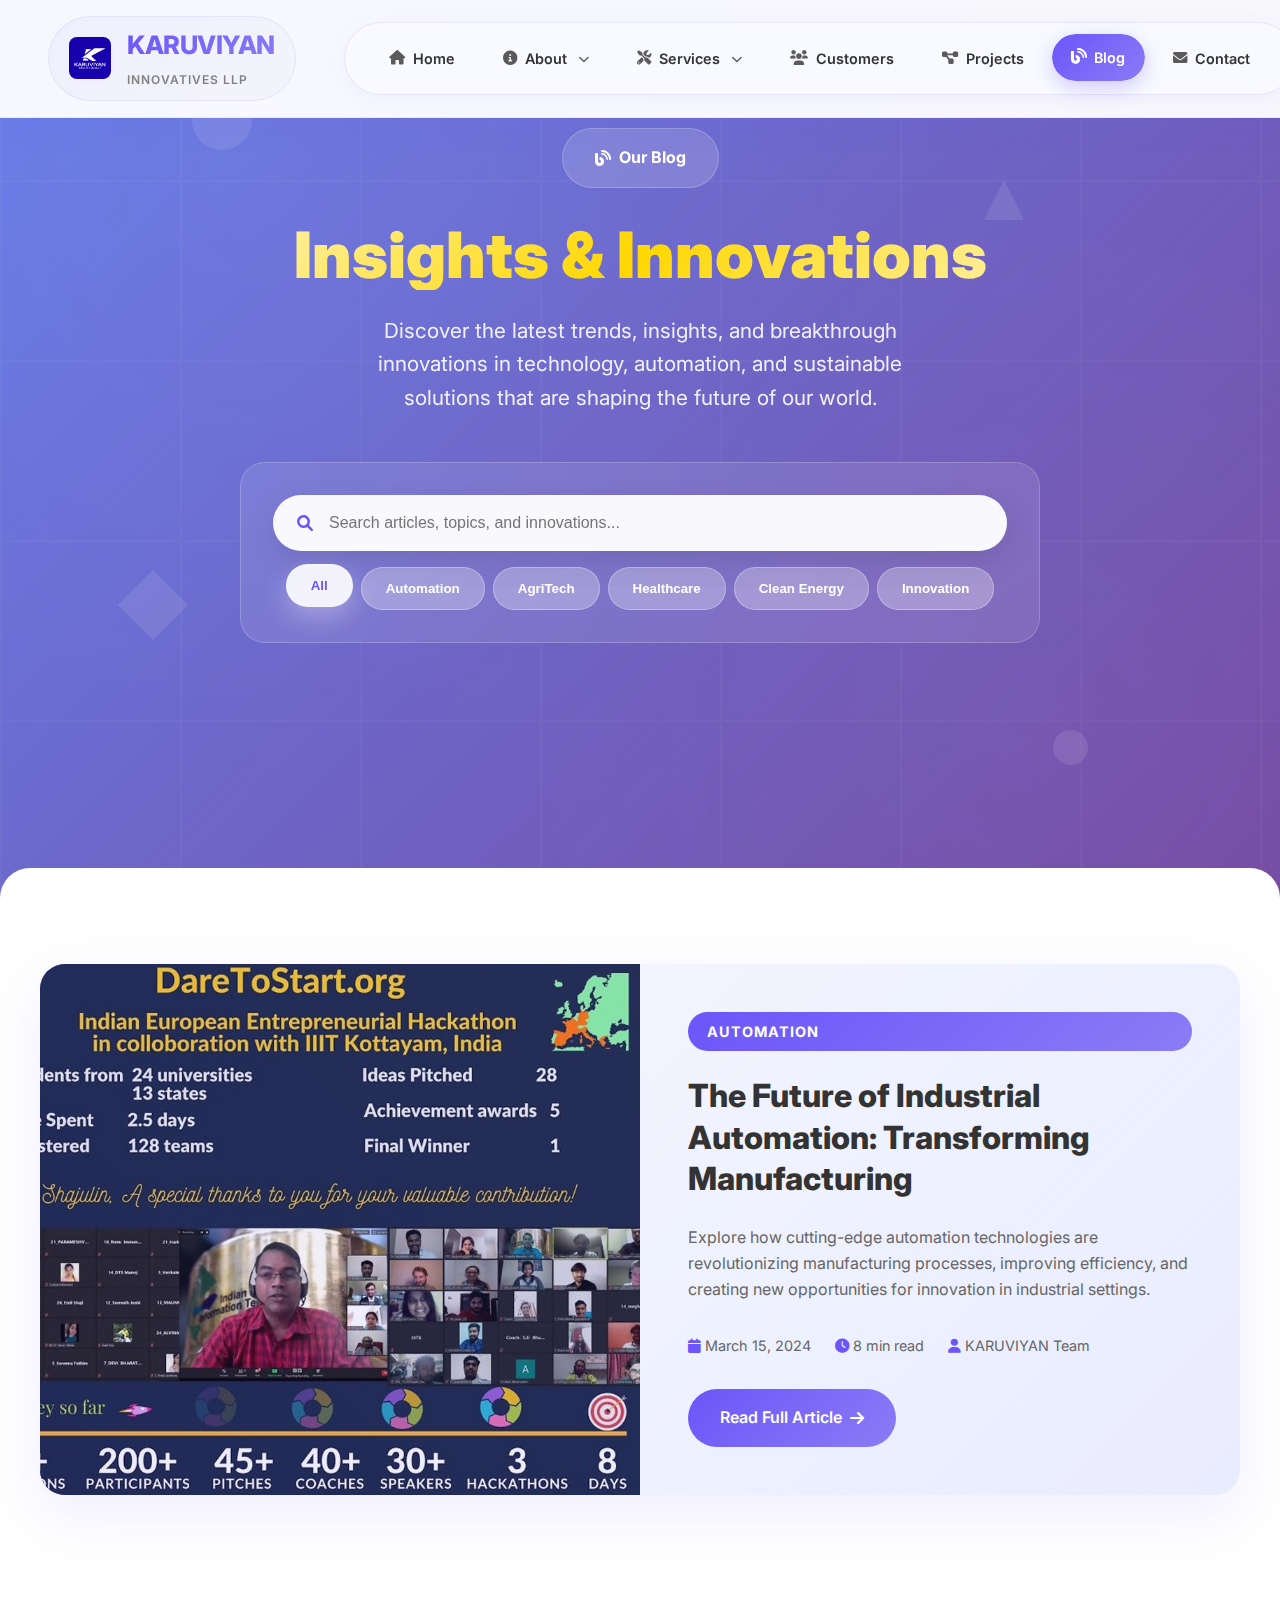
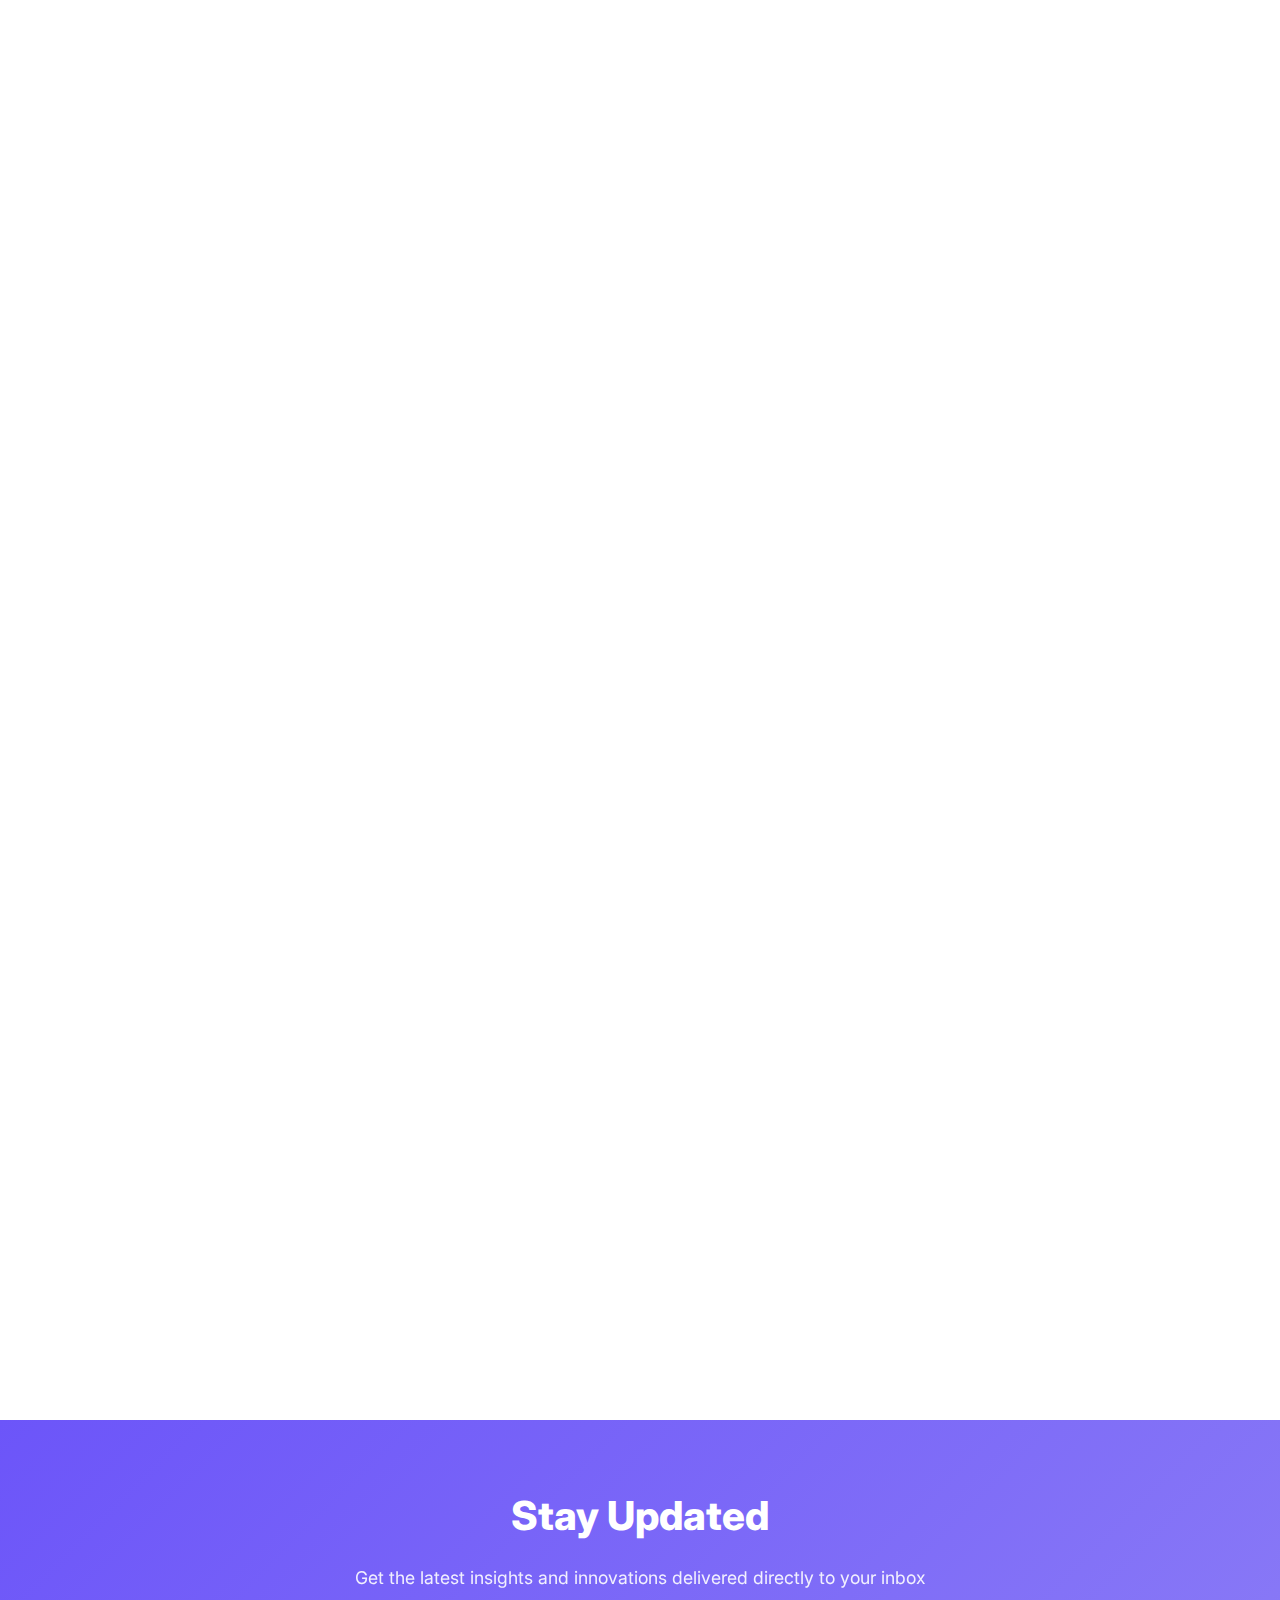
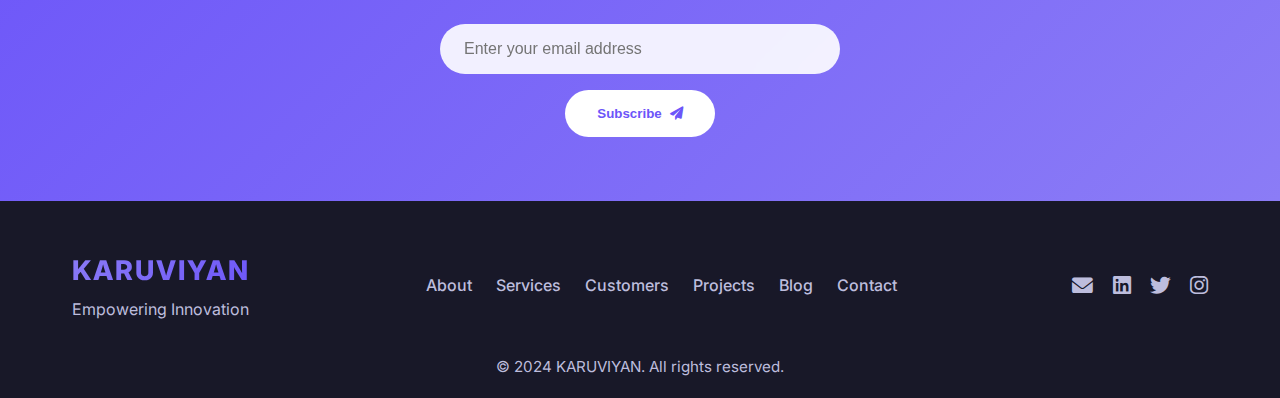
<file: blog.html>
<!DOCTYPE html>
<html lang="en">
<head>
    <meta charset="UTF-8">
    <meta name="viewport" content="width=device-width, initial-scale=1.0">
    <meta name="theme-color" content="#0a0a0a">
    <title>Blog - KARUVIYAN Innovations</title>
    <link rel="stylesheet" href="styles.css">
    <link href="https://fonts.googleapis.com/css2?family=Inter:wght@300;400;500;600;700;800;900&display=swap" rel="stylesheet">
    <link rel="stylesheet" href="https://cdnjs.cloudflare.com/ajax/libs/font-awesome/6.0.0/css/all.min.css">
    <style>
        /* Enhanced Blog Page Specific Styles */
        .blog-page-wrapper {
            background: linear-gradient(135deg, #667eea 0%, #764ba2 100%);
            min-height: 100vh;
            position: relative;
            overflow: hidden;
        }

        .blog-page-wrapper::before {
            content: '';
            position: absolute;
            inset: 0;
            background: 
                radial-gradient(circle at 20% 20%, rgba(255, 255, 255, 0.1) 0%, transparent 50%),
                radial-gradient(circle at 80% 80%, rgba(255, 255, 255, 0.08) 0%, transparent 50%),
                url('data:image/svg+xml,<svg xmlns="http://www.w3.org/2000/svg" viewBox="0 0 100 100"><defs><pattern id="blog-grid" width="20" height="20" patternUnits="userSpaceOnUse"><path d="M 20 0 L 0 0 0 20" fill="none" stroke="white" stroke-width="0.5" opacity="0.1"/></pattern></defs><rect width="100" height="100" fill="url(%23blog-grid)"/></svg>');
            opacity: 0.3;
            pointer-events: none;
            animation: backgroundFloat 20s ease-in-out infinite;
        }

        @keyframes backgroundFloat {
            0%, 100% { transform: translateY(0px); }
            50% { transform: translateY(-10px); }
        }

        /* Floating Elements */
        .floating-blog-elements {
            position: absolute;
            inset: 0;
            pointer-events: none;
            z-index: 1;
        }

        .blog-float {
            position: absolute;
            opacity: 0.1;
            animation: blogFloat 15s infinite ease-in-out;
        }

        .blog-float-1 {
            top: 10%;
            left: 15%;
            width: 60px;
            height: 60px;
            background: white;
            border-radius: 50%;
            animation-delay: 0s;
        }

        .blog-float-2 {
            top: 20%;
            right: 20%;
            width: 40px;
            height: 40px;
            background: white;
            clip-path: polygon(50% 0%, 0% 100%, 100% 100%);
            animation-delay: 3s;
        }

        .blog-float-3 {
            bottom: 30%;
            left: 10%;
            width: 50px;
            height: 50px;
            background: white;
            transform: rotate(45deg);
            animation-delay: 6s;
        }

        .blog-float-4 {
            bottom: 15%;
            right: 15%;
            width: 35px;
            height: 35px;
            background: white;
            border-radius: 50%;
            animation-delay: 9s;
        }

        @keyframes blogFloat {
            0%, 100% { transform: translateY(0px) rotate(0deg); opacity: 0.1; }
            25% { transform: translateY(-20px) rotate(90deg); opacity: 0.2; }
            50% { transform: translateY(-40px) rotate(180deg); opacity: 0.1; }
            75% { transform: translateY(-20px) rotate(270deg); opacity: 0.15; }
        }

        /* Hero Section */
        .blog-hero-new {
            padding: 8rem 2rem 4rem;
            text-align: center;
            position: relative;
            z-index: 2;
            color: white;
        }

        .blog-hero-badge {
            display: inline-flex;
            align-items: center;
            gap: 0.5rem;
            background: rgba(255, 255, 255, 0.15);
            backdrop-filter: blur(15px);
            border: 1px solid rgba(255, 255, 255, 0.2);
            padding: 1rem 2rem;
            border-radius: 60px;
            font-weight: 700;
            margin-bottom: 2rem;
            animation: heroGlow 3s ease-in-out infinite alternate;
            transition: all 0.3s ease;
        }

        .blog-hero-badge:hover {
            transform: translateY(-5px) scale(1.05);
            box-shadow: 0 20px 40px rgba(255, 255, 255, 0.2);
        }

        @keyframes heroGlow {
            0% { box-shadow: 0 0 30px rgba(255, 255, 255, 0.3); }
            100% { box-shadow: 0 0 50px rgba(255, 255, 255, 0.5); }
        }

        .blog-hero-title {
            font-size: 4rem;
            font-weight: 900;
            margin-bottom: 1.5rem;
            line-height: 1.1;
            background: linear-gradient(135deg, #ffffff, #ffd700, #ffffff);
            -webkit-background-clip: text;
            -webkit-text-fill-color: transparent;
            background-clip: text;
            animation: titleShimmer 4s ease-in-out infinite;
        }

        @keyframes titleShimmer {
            0%, 100% { background-position: 0% 50%; }
            50% { background-position: 100% 50%; }
        }

        .blog-hero-subtitle {
            font-size: 1.3rem;
            opacity: 0.9;
            max-width: 600px;
            margin: 0 auto 3rem;
            line-height: 1.6;
            animation: fadeInUp 1s ease-out 0.5s both;
        }

        @keyframes fadeInUp {
            from { opacity: 0; transform: translateY(30px); }
            to { opacity: 1; transform: translateY(0); }
        }

        /* Search Section */
        .blog-search-section {
            background: rgba(255, 255, 255, 0.1);
            backdrop-filter: blur(20px);
            border: 1px solid rgba(255, 255, 255, 0.2);
            border-radius: 25px;
            padding: 2rem;
            margin: 2rem auto;
            max-width: 800px;
            animation: searchFloat 6s ease-in-out infinite;
        }

        @keyframes searchFloat {
            0%, 100% { transform: translateY(0px); }
            50% { transform: translateY(-10px); }
        }

        .blog-search-container {
            display: flex;
            gap: 1rem;
            flex-wrap: wrap;
            justify-content: center;
            align-items: center;
        }

        .search-input-wrapper {
            position: relative;
            flex: 1;
            min-width: 300px;
        }

        .search-input-wrapper i {
            position: absolute;
            left: 1.5rem;
            top: 50%;
            transform: translateY(-50%);
            color: #6C55F9;
            z-index: 2;
        }

        .search-input-wrapper input {
            width: 100%;
            padding: 1.2rem 1.5rem 1.2rem 3.5rem;
            border: none;
            border-radius: 60px;
            background: rgba(255, 255, 255, 0.95);
            backdrop-filter: blur(10px);
            font-size: 1rem;
            color: #333;
            box-shadow: 0 10px 30px rgba(0, 0, 0, 0.1);
            transition: all 0.3s ease;
        }

        .search-input-wrapper input:focus {
            outline: none;
            transform: translateY(-3px);
            box-shadow: 0 15px 40px rgba(108, 85, 249, 0.3);
        }

        .category-filter-new {
            display: flex;
            gap: 0.5rem;
            flex-wrap: wrap;
        }

        .category-btn {
            padding: 0.8rem 1.5rem;
            background: rgba(255, 255, 255, 0.2);
            border: 1px solid rgba(255, 255, 255, 0.3);
            border-radius: 30px;
            color: white;
            font-weight: 600;
            cursor: pointer;
            transition: all 0.3s ease;
            backdrop-filter: blur(10px);
        }

        .category-btn:hover,
        .category-btn.active {
            background: rgba(255, 255, 255, 0.9);
            color: #6C55F9;
            transform: translateY(-3px);
            box-shadow: 0 10px 25px rgba(255, 255, 255, 0.3);
        }

        /* Blog Content Section */
        .blog-content-section {
            background: white;
            position: relative;
            z-index: 2;
            padding: 6rem 2rem;
            margin-top: -2rem;
            border-radius: 30px 30px 0 0;
        }

        .blog-content-container {
            max-width: 1200px;
            margin: 0 auto;
        }

        /* Featured Article */
        .featured-article-new {
            background: linear-gradient(135deg, #f8f9ff 0%, #e8ecff 100%);
            border-radius: 25px;
            overflow: hidden;
            margin-bottom: 4rem;
            box-shadow: 0 20px 60px rgba(108, 85, 249, 0.1);
            transition: all 0.4s cubic-bezier(0.4, 0, 0.2, 1);
        }

        .featured-article-new:hover {
            transform: translateY(-10px);
            box-shadow: 0 30px 80px rgba(108, 85, 249, 0.2);
        }

        .featured-content-grid {
            display: grid;
            grid-template-columns: 1fr 1fr;
            min-height: 400px;
        }

        .featured-image-container {
            position: relative;
            overflow: hidden;
            background: linear-gradient(45deg, #6C55F9, #8B7CF6);
        }

        .featured-image-container img {
            width: 100%;
            height: 100%;
            object-fit: cover;
            transition: transform 0.6s ease;
            opacity: 0.9;
        }

        .featured-article-new:hover .featured-image-container img {
            transform: scale(1.1);
        }

        .featured-overlay {
            position: absolute;
            inset: 0;
            background: linear-gradient(45deg, rgba(108, 85, 249, 0.7), rgba(139, 124, 246, 0.5));
            display: flex;
            align-items: center;
            justify-content: center;
            opacity: 0;
            transition: opacity 0.4s ease;
        }

        .featured-article-new:hover .featured-overlay {
            opacity: 1;
        }

        .featured-play-btn {
            width: 80px;
            height: 80px;
            background: white;
            border-radius: 50%;
            display: flex;
            align-items: center;
            justify-content: center;
            color: #6C55F9;
            font-size: 1.5rem;
            animation: playPulse 2s ease-in-out infinite;
        }

        @keyframes playPulse {
            0%, 100% { transform: scale(1); }
            50% { transform: scale(1.1); }
        }

        .featured-text-content {
            padding: 3rem;
            display: flex;
            flex-direction: column;
            justify-content: center;
        }

        .featured-category {
            display: inline-block;
            background: linear-gradient(135deg, #6C55F9, #8B7CF6);
            color: white;
            padding: 0.5rem 1.2rem;
            border-radius: 25px;
            font-size: 0.9rem;
            font-weight: 700;
            margin-bottom: 1.5rem;
            text-transform: uppercase;
            letter-spacing: 1px;
        }

        .featured-title {
            font-size: 2rem;
            font-weight: 800;
            color: #333;
            margin-bottom: 1rem;
            line-height: 1.3;
        }

        .featured-excerpt {
            color: #666;
            line-height: 1.6;
            margin-bottom: 2rem;
        }

        .featured-meta {
            display: flex;
            align-items: center;
            gap: 1.5rem;
            color: #666;
            font-size: 0.9rem;
            margin-bottom: 2rem;
        }

        .featured-meta i {
            color: #6C55F9;
        }

        .featured-read-btn {
            display: inline-flex;
            align-items: center;
            gap: 0.5rem;
            background: linear-gradient(135deg, #6C55F9, #8B7CF6);
            color: white;
            padding: 1rem 2rem;
            border-radius: 50px;
            text-decoration: none;
            font-weight: 600;
            transition: all 0.3s ease;
            width: fit-content;
        }

        .featured-read-btn:hover {
            transform: translateY(-3px);
            box-shadow: 0 15px 35px rgba(108, 85, 249, 0.4);
        }

        /* Blog Grid */
        .blog-grid-new {
            display: grid;
            grid-template-columns: repeat(auto-fit, minmax(350px, 1fr));
            gap: 2rem;
        }

        .blog-card-new {
            background: white;
            border-radius: 20px;
            overflow: hidden;
            box-shadow: 0 10px 30px rgba(0, 0, 0, 0.1);
            transition: all 0.4s cubic-bezier(0.4, 0, 0.2, 1);
            border: 1px solid rgba(108, 85, 249, 0.1);
            opacity: 0;
            transform: translateY(30px);
            animation: cardReveal 0.8s ease-out forwards;
        }

        .blog-card-new:nth-child(1) { animation-delay: 0.1s; }
        .blog-card-new:nth-child(2) { animation-delay: 0.2s; }
        .blog-card-new:nth-child(3) { animation-delay: 0.3s; }
        .blog-card-new:nth-child(4) { animation-delay: 0.4s; }
        .blog-card-new:nth-child(5) { animation-delay: 0.5s; }
        .blog-card-new:nth-child(6) { animation-delay: 0.6s; }

        @keyframes cardReveal {
            to {
                opacity: 1;
                transform: translateY(0);
            }
        }

        .blog-card-new:hover {
            transform: translateY(-15px) scale(1.02);
            box-shadow: 0 25px 50px rgba(108, 85, 249, 0.15);
        }

        .card-image-new {
            position: relative;
            height: 250px;
            overflow: hidden;
            background: linear-gradient(45deg, #f8f9ff, #e8ecff);
        }

        .card-image-new img {
            width: 100%;
            height: 100%;
            object-fit: cover;
            transition: transform 0.6s ease;
        }

        .blog-card-new:hover .card-image-new img {
            transform: scale(1.1);
        }

        .card-image-overlay {
            position: absolute;
            inset: 0;
            background: linear-gradient(45deg, rgba(108, 85, 249, 0.8), rgba(139, 124, 246, 0.6));
            opacity: 0;
            transition: opacity 0.4s ease;
            display: flex;
            align-items: center;
            justify-content: center;
        }

        .blog-card-new:hover .card-image-overlay {
            opacity: 1;
        }

        .card-actions {
            display: flex;
            gap: 1rem;
        }

        .card-action-btn {
            width: 50px;
            height: 50px;
            background: rgba(255, 255, 255, 0.2);
            backdrop-filter: blur(10px);
            border: 1px solid rgba(255, 255, 255, 0.3);
            border-radius: 50%;
            color: white;
            display: flex;
            align-items: center;
            justify-content: center;
            cursor: pointer;
            transition: all 0.3s ease;
        }

        .card-action-btn:hover {
            background: white;
            color: #6C55F9;
            transform: scale(1.1);
        }

        .card-content-new {
            padding: 2rem;
        }

        .card-category-new {
            display: inline-block;
            background: linear-gradient(135deg, #6C55F9, #8B7CF6);
            color: white;
            padding: 0.4rem 1rem;
            border-radius: 20px;
            font-size: 0.8rem;
            font-weight: 700;
            margin-bottom: 1rem;
            text-transform: uppercase;
            letter-spacing: 0.5px;
        }

        .card-title-new {
            font-size: 1.3rem;
            font-weight: 700;
            color: #333;
            margin-bottom: 1rem;
            line-height: 1.4;
            transition: color 0.3s ease;
        }

        .blog-card-new:hover .card-title-new {
            color: #6C55F9;
        }

        .card-excerpt-new {
            color: #666;
            line-height: 1.6;
            margin-bottom: 1.5rem;
        }

        .card-footer-new {
            display: flex;
            align-items: center;
            justify-content: space-between;
            padding-top: 1rem;
            border-top: 1px solid #f0f0f0;
        }

        .card-author-new {
            display: flex;
            align-items: center;
            gap: 0.75rem;
        }

        .author-avatar-new {
            width: 40px;
            height: 40px;
            border-radius: 50%;
            overflow: hidden;
            border: 2px solid #6C55F9;
        }

        .author-avatar-new img {
            width: 100%;
            height: 100%;
            object-fit: cover;
        }

        .author-info-new {
            display: flex;
            flex-direction: column;
        }

        .author-name-new {
            font-weight: 600;
            color: #333;
            font-size: 0.9rem;
        }

        .author-date-new {
            color: #666;
            font-size: 0.8rem;
        }

        .card-engagement-new {
            display: flex;
            gap: 1rem;
        }

        .engagement-item {
            display: flex;
            align-items: center;
            gap: 0.25rem;
            color: #666;
            font-size: 0.9rem;
            cursor: pointer;
            transition: color 0.3s ease;
        }

        .engagement-item:hover {
            color: #6C55F9;
        }

        /* Newsletter Section */
        .newsletter-section-new {
            background: linear-gradient(135deg, #6C55F9 0%, #8B7CF6 100%);
            padding: 4rem 2rem;
            text-align: center;
            color: white;
        }

        .newsletter-container-new {
            max-width: 600px;
            margin: 0 auto;
        }

        .newsletter-title {
            font-size: 2.5rem;
            font-weight: 800;
            margin-bottom: 1rem;
        }

        .newsletter-subtitle {
            font-size: 1.1rem;
            opacity: 0.9;
            margin-bottom: 2rem;
        }

        .newsletter-form-new {
            display: flex;
            gap: 1rem;
            justify-content: center;
            flex-wrap: wrap;
            max-width: 400px;
            margin: 0 auto;
        }

        .newsletter-input {
            flex: 1;
            min-width: 250px;
            padding: 1rem 1.5rem;
            border: none;
            border-radius: 50px;
            font-size: 1rem;
            background: rgba(255, 255, 255, 0.9);
            backdrop-filter: blur(10px);
            color: #333;
        }

        .newsletter-btn {
            padding: 1rem 2rem;
            background: white;
            color: #6C55F9;
            border: none;
            border-radius: 50px;
            font-weight: 700;
            cursor: pointer;
            transition: all 0.3s ease;
            display: flex;
            align-items: center;
            gap: 0.5rem;
        }

        .newsletter-btn:hover {
            transform: translateY(-3px);
            box-shadow: 0 10px 25px rgba(0, 0, 0, 0.2);
        }

        /* Responsive Design */
        @media (max-width: 1024px) {
            .blog-hero-title { font-size: 3rem; }
            .featured-content-grid { grid-template-columns: 1fr; }
        }

        @media (max-width: 768px) {
            .blog-hero-title { font-size: 2.5rem; }
            .blog-search-container { flex-direction: column; }
            .search-input-wrapper { min-width: unset; }
            .featured-text-content { padding: 2rem; }
            .blog-grid-new { grid-template-columns: 1fr; }
            .newsletter-form-new { flex-direction: column; }

            /* Mobile Navigation Styles */
            .nav-container {
                padding: 0 1.5rem;
                display: flex;
                justify-content: space-between;
                gap: 1rem;
            }
            
            .nav-center {
                display: none;
            }
            
            .nav-menu {
                position: fixed;
                top: 100%;
                left: 0;
                width: 100%;
                background: rgba(255, 255, 255, 0.98);
                backdrop-filter: blur(20px);
                flex-direction: column;
                gap: 0;
                padding: 2rem 1.5rem;
                border-radius: 0;
                border: none;
                box-shadow: 0 10px 40px rgba(108, 85, 249, 0.2);
                transform: translateY(-100vh);
                transition: transform 0.4s cubic-bezier(0.4, 0, 0.2, 1);
                z-index: 9999;
            }
            
            .nav-menu.active {
                transform: translateY(0);
            }
            
            .nav-link {
                width: 100%;
                padding: 1rem 1.5rem;
                border-radius: 12px;
                margin-bottom: 0.5rem;
                justify-content: flex-start;
                color: #333;
                text-decoration: none;
                display: flex;
                align-items: center;
                gap: 0.75rem;
                transition: all 0.3s ease;
            }

            .nav-link:hover {
                background: rgba(108, 85, 249, 0.1);
                color: #6C55F9;
            }
            
            .nav-logo-img {
                height: 36px;
                width: 36px;
            }
            
            .brand-text h2 {
                font-size: 1.4rem;
            }
            
            .brand-tagline {
                font-size: 0.7rem;
            }
            
            .dropdown-menu {
                position: static;
                background: rgba(108, 85, 249, 0.05);
                box-shadow: none;
                border: none;
                border-radius: 8px;
                margin: 0.5rem 0;
                padding: 0.5rem;
                opacity: 1;
                visibility: visible;
                transform: none;
                max-height: 0;
                overflow: hidden;
                transition: max-height 0.3s ease, padding 0.3s ease;
            }
            
            .dropdown.active .dropdown-menu {
                max-height: 400px;
                padding: 1rem;
            }
            
            .dropdown-link {
                padding: 0.75rem 1rem;
                border-radius: 6px;
                margin-bottom: 0.25rem;
                color: #666;
                text-decoration: none;
                display: flex;
                align-items: center;
                gap: 0.5rem;
                transition: all 0.3s ease;
            }

            .dropdown-link:hover {
                background: rgba(108, 85, 249, 0.1);
                color: #6C55F9;
            }

            /* Mobile Menu Toggle Button */
            .mobile-menu-toggle {
                display: flex !important;
                flex-direction: column;
                justify-content: center;
                align-items: center;
                width: 40px;
                height: 40px;
                background: none;
                border: none;
                cursor: pointer;
                padding: 0;
                gap: 4px;
            }

            .mobile-menu-toggle span {
                display: block;
                width: 25px;
                height: 2px;
                background: #333;
                border-radius: 2px;
                transition: all 0.3s ease;
            }

            .mobile-menu-toggle.active span:nth-child(1) {
                transform: rotate(45deg) translate(5px, 5px);
            }

            .mobile-menu-toggle.active span:nth-child(2) {
                opacity: 0;
            }

            .mobile-menu-toggle.active span:nth-child(3) {
                transform: rotate(-45deg) translate(7px, -6px);
            }

            /* Make sure nav-center is properly hidden on mobile */
            .nav-center {
                display: none !important;
            }

            /* Ensure nav-controls shows the mobile toggle */
            .nav-controls {
                display: flex;
                align-items: center;
                gap: 1rem;
            }

            .theme-toggle {
                display: flex;
                align-items: center;
                justify-content: center;
                width: 40px;
                height: 40px;
                background: rgba(108, 85, 249, 0.1);
                border: none;
                border-radius: 50%;
                cursor: pointer;
                transition: all 0.3s ease;
            }

            .theme-toggle:hover {
                background: rgba(108, 85, 249, 0.2);
                transform: scale(1.1);
            }

            /* Dark theme support for mobile */
            [data-theme="dark"] .nav-menu {
                background: rgba(26, 26, 46, 0.98);
            }

            [data-theme="dark"] .nav-link {
                color: #eee;
            }

            [data-theme="dark"] .nav-link:hover {
                background: rgba(139, 124, 246, 0.2);
                color: #8B7CF6;
            }

            [data-theme="dark"] .mobile-menu-toggle span {
                background: #eee;
            }

            [data-theme="dark"] .dropdown-link {
                color: #ccc;
            }

            [data-theme="dark"] .dropdown-link:hover {
                background: rgba(139, 124, 246, 0.2);
                color: #8B7CF6;
            }
        }

        @media (max-width: 480px) {
            .blog-hero-new { padding: 6rem 1rem 3rem; }
            .blog-hero-title { font-size: 2rem; }
            .card-content-new { padding: 1.5rem; }
        }

        /* Mobile Navigation for all screen sizes below 1024px */
        @media (max-width: 1024px) {
            .nav-center {
                display: none !important;
            }
            
            .mobile-menu-toggle {
                display: flex !important;
            }
            
            .nav-menu {
                position: fixed;
                top: 100%;
                left: 0;
                width: 100%;
                background: rgba(255, 255, 255, 0.98);
                backdrop-filter: blur(20px);
                flex-direction: column;
                gap: 0;
                padding: 2rem 1.5rem;
                border-radius: 0;
                border: none;
                box-shadow: 0 10px 40px rgba(108, 85, 249, 0.2);
                transform: translateY(-100vh);
                transition: transform 0.4s cubic-bezier(0.4, 0, 0.2, 1);
                z-index: 9999;
            }
            
            .nav-menu.active {
                transform: translateY(0);
            }
        }
    </style>
</head>
<body>
    <!-- Navigation Bar (Same as index.html) -->
    <nav class="navbar">
        <div class="nav-container">
            <div class="nav-brand">
                <div class="nav-logo">
                    <img src="photos/logo.png" alt="KARUVIYAN Logo" class="nav-logo-img">
                    <div class="brand-text">
                        <h2>KARUVIYAN</h2>
                        <span class="brand-tagline">Innovatives LLP</span>
                    </div>
                </div>
            </div>
            
            <div class="nav-center">
                <div class="nav-menu" id="nav-menu">
                    <a href="index.html" class="nav-link">
                        <i class="fas fa-house"></i>
                        <span>Home</span>
                    </a>

                    <div class="nav-item dropdown">
                        <a href="index.html#about" class="nav-link dropdown-toggle">
                            <i class="fas fa-circle-info"></i>
                            <span>About</span>
                            <i class="fas fa-chevron-down"></i>
                        </a>
                        <div class="dropdown-menu">
                            <a href="index.html#about" class="dropdown-link">
                                <i class="fas fa-bullseye"></i>
                                <span>Mission</span>
                            </a>
                            <a href="index.html#about" class="dropdown-link">
                                <i class="fas fa-eye"></i>
                                <span>Vision</span>
                            </a>
                        </div>
                    </div>

                    <div class="nav-item dropdown">
                        <a href="index.html#services" class="nav-link dropdown-toggle">
                            <i class="fas fa-screwdriver-wrench"></i>
                            <span>Services</span>
                            <i class="fas fa-chevron-down"></i>
                        </a>
                        <div class="dropdown-menu">
                            <a href="index.html#services" class="dropdown-link">
                                <i class="fas fa-flask"></i>
                                <span>R&D</span>
                            </a>
                            <a href="index.html#services" class="dropdown-link">
                                <i class="fas fa-cogs"></i>
                                <span>SPM</span>
                            </a>
                            <a href="index.html#services" class="dropdown-link">
                                <i class="fas fa-robot"></i>
                                <span>Industrial Automations</span>
                            </a>
                            <a href="index.html#services" class="dropdown-link">
                                <i class="fas fa-dolly"></i>
                                <span>Industrial Trolleys</span>
                            </a>
                            <a href="index.html#services" class="dropdown-link">
                                <i class="fas fa-hammer"></i>
                                <span>Fabrications</span>
                            </a>
                            <a href="index.html#services" class="dropdown-link">
                                <i class="fas fa-cube"></i>
                                <span>3D Printing</span>
                            </a>
                            <a href="index.html#services" class="dropdown-link">
                                <i class="fas fa-laser"></i>
                                <span>Laser Engraving</span>
                            </a>
                            <a href="index.html#services" class="dropdown-link">
                                <i class="fas fa-pencil-ruler"></i>
                                <span>Designing</span>
                            </a>
                        </div>
                    </div>

                    <a href="index.html#customers" class="nav-link">
                        <i class="fas fa-users"></i>
                        <span>Customers</span>
                    </a>
                    
                    <a href="index.html#projects" class="nav-link">
                        <i class="fas fa-diagram-project"></i>
                        <span>Projects</span>
                    </a>
                    
                    <a href="blog.html" class="nav-link active">
                        <i class="fas fa-blog"></i>
                        <span>Blog</span>
                    </a>
                    
                    <a href="index.html#contact" class="nav-link">
                        <i class="fas fa-envelope"></i>
                        <span>Contact</span>
                    </a>
                </div>
            </div>
            
            <div class="nav-controls">
                <button class="theme-toggle" id="theme-toggle" aria-label="Toggle theme">
                    <i class="fas fa-moon"></i>
                </button>
                <button class="mobile-menu-toggle" id="mobile-menu-toggle">
                    <span></span>
                    <span></span>
                    <span></span>
                </button>
            </div>
        </div>
    </nav>

    <!-- Blog Page Wrapper -->
    <div class="blog-page-wrapper">
        <!-- Floating Elements -->
        <div class="floating-blog-elements">
            <div class="blog-float blog-float-1"></div>
            <div class="blog-float blog-float-2"></div>
            <div class="blog-float blog-float-3"></div>
            <div class="blog-float blog-float-4"></div>
        </div>

        <!-- Hero Section -->
        <section class="blog-hero-new">
            <div class="blog-hero-badge">
                <i class="fas fa-blog"></i>
                <span>Our Blog</span>
            </div>
            <h1 class="blog-hero-title">
                Insights & <span style="color: #ffd700;">Innovations</span>
            </h1>
            <p class="blog-hero-subtitle">
                Discover the latest trends, insights, and breakthrough innovations in technology, automation, and sustainable solutions that are shaping the future of our world.
            </p>

            <!-- Search & Filter Section -->
            <div class="blog-search-section">
                <div class="blog-search-container">
                    <div class="search-input-wrapper">
                        <i class="fas fa-search"></i>
                        <input type="text" placeholder="Search articles, topics, and innovations..." id="blog-search-new">
                    </div>
                    <div class="category-filter-new">
                        <button class="category-btn active" data-category="all">All</button>
                        <button class="category-btn" data-category="automation">Automation</button>
                        <button class="category-btn" data-category="agritech">AgriTech</button>
                        <button class="category-btn" data-category="healthcare">Healthcare</button>
                        <button class="category-btn" data-category="energy">Clean Energy</button>
                        <button class="category-btn" data-category="innovation">Innovation</button>
                    </div>
                </div>
            </div>
        </section>
    </div>

    <!-- Blog Content Section -->
    <section class="blog-content-section">
        <div class="blog-content-container">
            <!-- Featured Article -->
            <div class="featured-article-new">
                <div class="featured-content-grid">
                    <div class="featured-image-container">
                        <img src="photos/gt.jpg" alt="The Future of Automation" loading="lazy">
                        <div class="featured-overlay">
                            <div class="featured-play-btn">
                                <i class="fas fa-play"></i>
                            </div>
                        </div>
                    </div>
                    <div class="featured-text-content">
                        <span class="featured-category">Automation</span>
                        <h2 class="featured-title">The Future of Industrial Automation: Transforming Manufacturing</h2>
                        <p class="featured-excerpt">
                            Explore how cutting-edge automation technologies are revolutionizing manufacturing processes, improving efficiency, and creating new opportunities for innovation in industrial settings.
                        </p>
                        <div class="featured-meta">
                            <span><i class="fas fa-calendar"></i> March 15, 2024</span>
                            <span><i class="fas fa-clock"></i> 8 min read</span>
                            <span><i class="fas fa-user"></i> KARUVIYAN Team</span>
                        </div>
                        <a href="#" class="featured-read-btn">
                            <span>Read Full Article</span>
                            <i class="fas fa-arrow-right"></i>
                        </a>
                    </div>
                </div>
            </div>

            <!-- Blog Grid -->
            <div class="blog-grid-new">
                <!-- Article 1 -->
                <article class="blog-card-new" data-category="agritech">
                    <div class="card-image-new">
                        <img src="photos/award-2.jpg" alt="Smart Agriculture Solutions" loading="lazy">
                        <div class="card-image-overlay">
                            <div class="card-actions">
                                <button class="card-action-btn" title="Save Article">
                                    <i class="fas fa-bookmark"></i>
                                </button>
                                <button class="card-action-btn" title="Share Article">
                                    <i class="fas fa-share"></i>
                                </button>
                            </div>
                        </div>
                    </div>
                    <div class="card-content-new">
                        <span class="card-category-new">AgriTech</span>
                        <h3 class="card-title-new">Smart Agriculture: IoT Solutions for Sustainable Farming</h3>
                        <p class="card-excerpt-new">Discover how IoT sensors and smart monitoring systems are helping farmers optimize crop yields while reducing environmental impact through precision agriculture techniques.</p>
                        <div class="card-footer-new">
                            <div class="card-author-new">
                                <div class="author-avatar-new">
                                    <img src="photos/vimal.avif" alt="Dr. Vimal Kumar">
                                </div>
                                <div class="author-info-new">
                                    <span class="author-name-new">Dr. Vimal Kumar</span>
                                    <span class="author-date-new">March 10, 2024</span>
                                </div>
                            </div>
                            <div class="card-engagement-new">
                                <span class="engagement-item">
                                    <i class="fas fa-heart"></i>
                                    <span>24</span>
                                </span>
                                <span class="engagement-item">
                                    <i class="fas fa-comment"></i>
                                    <span>8</span>
                                </span>
                            </div>
                        </div>
                    </div>
                </article>

                <!-- Article 2 -->
                <article class="blog-card-new" data-category="healthcare">
                    <div class="card-image-new">
                        <img src="photos/award 1.jpg" alt="Healthcare Innovation" loading="lazy">
                        <div class="card-image-overlay">
                            <div class="card-actions">
                                <button class="card-action-btn" title="Save Article">
                                    <i class="fas fa-bookmark"></i>
                                </button>
                                <button class="card-action-btn" title="Share Article">
                                    <i class="fas fa-share"></i>
                                </button>
                            </div>
                        </div>
                    </div>
                    <div class="card-content-new">
                        <span class="card-category-new">Healthcare</span>
                        <h3 class="card-title-new">Revolutionary Healthcare Devices: Improving Patient Care</h3>
                        <p class="card-excerpt-new">Explore the latest healthcare innovations that are transforming patient monitoring, treatment outcomes, and the overall healthcare experience through advanced medical technology.</p>
                        <div class="card-footer-new">
                            <div class="card-author-new">
                                <div class="author-avatar-new">
                                    <img src="photos/logo.png" alt="KARUVIYAN Team">
                                </div>
                                <div class="author-info-new">
                                    <span class="author-name-new">Healthcare Team</span>
                                    <span class="author-date-new">March 8, 2024</span>
                                </div>
                            </div>
                            <div class="card-engagement-new">
                                <span class="engagement-item">
                                    <i class="fas fa-heart"></i>
                                    <span>42</span>
                                </span>
                                <span class="engagement-item">
                                    <i class="fas fa-comment"></i>
                                    <span>15</span>
                                </span>
                            </div>
                        </div>
                    </div>
                </article>

                <!-- Article 3 -->
                <article class="blog-card-new" data-category="energy">
                    <div class="card-image-new">
                        <img src="photos/gt.jpg" alt="Clean Energy Solutions" loading="lazy">
                        <div class="card-image-overlay">
                            <div class="card-actions">
                                <button class="card-action-btn" title="Save Article">
                                    <i class="fas fa-bookmark"></i>
                                </button>
                                <button class="card-action-btn" title="Share Article">
                                    <i class="fas fa-share"></i>
                                </button>
                            </div>
                        </div>
                    </div>
                    <div class="card-content-new">
                        <span class="card-category-new">Clean Energy</span>
                        <h3 class="card-title-new">Sustainable Energy: Building a Greener Tomorrow</h3>
                        <p class="card-excerpt-new">Learn about the innovative clean energy solutions that are driving the transition to a sustainable future, including renewable energy technologies and energy storage systems.</p>
                        <div class="card-footer-new">
                            <div class="card-author-new">
                                <div class="author-avatar-new">
                                    <img src="photos/logo.png" alt="Energy Team">
                                </div>
                                <div class="author-info-new">
                                    <span class="author-name-new">Energy Team</span>
                                    <span class="author-date-new">March 5, 2024</span>
                                </div>
                            </div>
                            <div class="card-engagement-new">
                                <span class="engagement-item">
                                    <i class="fas fa-heart"></i>
                                    <span>36</span>
                                </span>
                                <span class="engagement-item">
                                    <i class="fas fa-comment"></i>
                                    <span>12</span>
                                </span>
                            </div>
                        </div>
                    </div>
                </article>

                <!-- Article 4 -->
                <article class="blog-card-new" data-category="innovation">
                    <div class="card-image-new">
                        <img src="photos/award-2.jpg" alt="Innovation Culture" loading="lazy">
                        <div class="card-image-overlay">
                            <div class="card-actions">
                                <button class="card-action-btn" title="Save Article">
                                    <i class="fas fa-bookmark"></i>
                                </button>
                                <button class="card-action-btn" title="Share Article">
                                    <i class="fas fa-share"></i>
                                </button>
                            </div>
                        </div>
                    </div>
                    <div class="card-content-new">
                        <span class="card-category-new">Innovation</span>
                        <h3 class="card-title-new">Innovation Culture: Fostering Creative Problem-Solving</h3>
                        <p class="card-excerpt-new">Discover the key principles and practices that drive innovation culture in technology companies and how to create an environment that encourages creative thinking.</p>
                        <div class="card-footer-new">
                            <div class="card-author-new">
                                <div class="author-avatar-new">
                                    <img src="photos/vimal.avif" alt="Innovation Team">
                                </div>
                                <div class="author-info-new">
                                    <span class="author-name-new">Innovation Team</span>
                                    <span class="author-date-new">March 3, 2024</span>
                                </div>
                            </div>
                            <div class="card-engagement-new">
                                <span class="engagement-item">
                                    <i class="fas fa-heart"></i>
                                    <span>28</span>
                                </span>
                                <span class="engagement-item">
                                    <i class="fas fa-comment"></i>
                                    <span>6</span>
                                </span>
                            </div>
                        </div>
                    </div>
                </article>

                <!-- Article 5 -->
                <article class="blog-card-new" data-category="automation">
                    <div class="card-image-new">
                        <img src="photos/award 1.jpg" alt="Industrial Automation" loading="lazy">
                        <div class="card-image-overlay">
                            <div class="card-actions">
                                <button class="card-action-btn" title="Save Article">
                                    <i class="fas fa-bookmark"></i>
                                </button>
                                <button class="card-action-btn" title="Share Article">
                                    <i class="fas fa-share"></i>
                                </button>
                            </div>
                        </div>
                    </div>
                    <div class="card-content-new">
                        <span class="card-category-new">Automation</span>
                        <h3 class="card-title-new">Industrial Automation: Trends Shaping Manufacturing</h3>
                        <p class="card-excerpt-new">Explore the latest trends in industrial automation and how they're transforming manufacturing processes, improving efficiency, and reducing operational costs.</p>
                        <div class="card-footer-new">
                            <div class="card-author-new">
                                <div class="author-avatar-new">
                                    <img src="photos/logo.png" alt="Automation Team">
                                </div>
                                <div class="author-info-new">
                                    <span class="author-name-new">Automation Team</span>
                                    <span class="author-date-new">March 1, 2024</span>
                                </div>
                            </div>
                            <div class="card-engagement-new">
                                <span class="engagement-item">
                                    <i class="fas fa-heart"></i>
                                    <span>52</span>
                                </span>
                                <span class="engagement-item">
                                    <i class="fas fa-comment"></i>
                                    <span>18</span>
                                </span>
                            </div>
                        </div>
                    </div>
                </article>

                <!-- Article 6 -->
                <article class="blog-card-new" data-category="agritech">
                    <div class="card-image-new">
                        <img src="photos/gt.jpg" alt="Precision Agriculture" loading="lazy">
                        <div class="card-image-overlay">
                            <div class="card-actions">
                                <button class="card-action-btn" title="Save Article">
                                    <i class="fas fa-bookmark"></i>
                                </button>
                                <button class="card-action-btn" title="Share Article">
                                    <i class="fas fa-share"></i>
                                </button>
                            </div>
                        </div>
                    </div>
                    <div class="card-content-new">
                        <span class="card-category-new">AgriTech</span>
                        <h3 class="card-title-new">Precision Agriculture: Data-Driven Farming Solutions</h3>
                        <p class="card-excerpt-new">Learn how precision agriculture technologies are helping farmers make data-driven decisions, optimize resource usage, and increase crop productivity sustainably.</p>
                        <div class="card-footer-new">
                            <div class="card-author-new">
                                <div class="author-avatar-new">
                                    <img src="photos/vimal.avif" alt="AgriTech Team">
                                </div>
                                <div class="author-info-new">
                                    <span class="author-name-new">AgriTech Team</span>
                                    <span class="author-date-new">February 28, 2024</span>
                                </div>
                            </div>
                            <div class="card-engagement-new">
                                <span class="engagement-item">
                                    <i class="fas fa-heart"></i>
                                    <span>31</span>
                                </span>
                                <span class="engagement-item">
                                    <i class="fas fa-comment"></i>
                                    <span>9</span>
                                </span>
                            </div>
                        </div>
                    </div>
                </article>
            </div>
        </div>
    </section>

    <!-- Newsletter Section -->
    <section class="newsletter-section-new">
        <div class="newsletter-container-new">
            <h2 class="newsletter-title">Stay Updated</h2>
            <p class="newsletter-subtitle">Get the latest insights and innovations delivered directly to your inbox</p>
            <form class="newsletter-form-new">
                <input type="email" class="newsletter-input" placeholder="Enter your email address" required>
                <button type="submit" class="newsletter-btn">
                    <span>Subscribe</span>
                    <i class="fas fa-paper-plane"></i>
                </button>
            </form>
        </div>
    </section>

    <!-- Footer -->
    <footer class="footer-section">
        <div class="footer-container">
            <div class="footer-brand">
                <span class="footer-logo">KARUVIYAN</span>
                <p class="footer-tagline">Empowering Innovation</p>
            </div>
            <nav class="footer-nav">
                <a href="index.html#about">About</a>
                <a href="index.html#services">Services</a>
                <a href="index.html#customers">Customers</a>
                <a href="index.html#projects">Projects</a>
                <a href="blog.html">Blog</a>
                <a href="index.html#contact">Contact</a>
            </nav>
            <div class="footer-social">
                <a href="mailto:karuvi.iyan@gmail.com" aria-label="Email"><i class="fas fa-envelope"></i></a>
                <a href="#" aria-label="LinkedIn"><i class="fab fa-linkedin"></i></a>
                <a href="#" aria-label="Twitter"><i class="fab fa-twitter"></i></a>
                <a href="#" aria-label="Instagram"><i class="fab fa-instagram"></i></a>
            </div>
        </div>
        <div class="footer-bottom">
            <p>&copy; 2024 KARUVIYAN. All rights reserved.</p>
        </div>
    </footer>

    <!-- Scripts -->
    <script src="script.js"></script>
    <script>
        // Enhanced Blog Page JavaScript
        class EnhancedBlogPage {
            constructor() {
                this.searchInput = document.getElementById('blog-search-new');
                this.categoryBtns = document.querySelectorAll('.category-btn');
                this.blogCards = document.querySelectorAll('.blog-card-new');
                this.currentFilter = 'all';
                
                this.init();
            }

            init() {
                this.setupEventListeners();
                this.initializeAnimations();
            }

            setupEventListeners() {
                // Search functionality
                this.searchInput.addEventListener('input', (e) => {
                    this.filterArticles();
                });

                // Category filter
                this.categoryBtns.forEach(btn => {
                    btn.addEventListener('click', (e) => {
                        this.setActiveCategory(e.target.dataset.category);
                        this.filterArticles();
                    });
                });

                // Card interactions
                this.blogCards.forEach(card => {
                    this.setupCardInteractions(card);
                });

                // Newsletter form
                const newsletterForm = document.querySelector('.newsletter-form-new');
                if (newsletterForm) {
                    newsletterForm.addEventListener('submit', this.handleNewsletterSubmit.bind(this));
                }
            }

            setActiveCategory(category) {
                this.currentFilter = category;
                
                this.categoryBtns.forEach(btn => {
                    btn.classList.remove('active');
                    if (btn.dataset.category === category) {
                        btn.classList.add('active');
                    }
                });
            }

            filterArticles() {
                const searchTerm = this.searchInput.value.toLowerCase();
                
                this.blogCards.forEach(card => {
                    const category = card.dataset.category;
                    const title = card.querySelector('.card-title-new').textContent.toLowerCase();
                    const excerpt = card.querySelector('.card-excerpt-new').textContent.toLowerCase();
                    
                    const matchesCategory = this.currentFilter === 'all' || category === this.currentFilter;
                    const matchesSearch = title.includes(searchTerm) || excerpt.includes(searchTerm);
                    
                    if (matchesCategory && matchesSearch) {
                        card.style.display = 'block';
                        card.style.animation = 'cardReveal 0.6s ease forwards';
                    } else {
                        card.style.display = 'none';
                    }
                });
            }

            setupCardInteractions(card) {
                // Bookmark functionality
                const bookmarkBtn = card.querySelector('.card-action-btn[title="Save Article"]');
                if (bookmarkBtn) {
                    bookmarkBtn.addEventListener('click', (e) => {
                        e.stopPropagation();
                        this.toggleBookmark(bookmarkBtn);
                    });
                }

                // Share functionality
                const shareBtn = card.querySelector('.card-action-btn[title="Share Article"]');
                if (shareBtn) {
                    shareBtn.addEventListener('click', (e) => {
                        e.stopPropagation();
                        this.shareArticle(card);
                    });
                }

                // Like functionality
                const likeBtn = card.querySelector('.engagement-item');
                if (likeBtn) {
                    likeBtn.addEventListener('click', (e) => {
                        e.stopPropagation();
                        this.toggleLike(likeBtn);
                    });
                }
            }

            toggleBookmark(btn) {
                const icon = btn.querySelector('i');
                const isBookmarked = icon.classList.contains('fas');
                
                if (isBookmarked) {
                    icon.className = 'far fa-bookmark';
                    btn.style.color = 'white';
                } else {
                    icon.className = 'fas fa-bookmark';
                    btn.style.color = '#ffd700';
                }
                
                // Animation
                btn.style.transform = 'scale(1.3)';
                setTimeout(() => {
                    btn.style.transform = 'scale(1)';
                }, 200);

                this.showNotification(isBookmarked ? 'Article removed from bookmarks' : 'Article bookmarked!', 'info');
            }

            shareArticle(card) {
                const title = card.querySelector('.card-title-new').textContent;
                
                if (navigator.share) {
                    navigator.share({
                        title: title,
                        text: 'Check out this article from KARUVIYAN Innovations',
                        url: window.location.href
                    });
                } else {
                    // Fallback: copy to clipboard
                    navigator.clipboard.writeText(window.location.href).then(() => {
                        this.showNotification('Article link copied to clipboard!', 'success');
                    });
                }
            }

            toggleLike(btn) {
                const icon = btn.querySelector('i');
                const countSpan = btn.querySelector('span');
                const isLiked = icon.classList.contains('fas');
                
                let count = parseInt(countSpan.textContent);
                
                if (isLiked) {
                    icon.className = 'far fa-heart';
                    btn.style.color = '#666';
                    count--;
                } else {
                    icon.className = 'fas fa-heart';
                    btn.style.color = '#e74c3c';
                    count++;
                }
                
                countSpan.textContent = count;
                
                // Animation
                btn.style.transform = 'scale(1.2)';
                setTimeout(() => {
                    btn.style.transform = 'scale(1)';
                }, 200);
            }

            handleNewsletterSubmit(e) {
                e.preventDefault();
                const email = e.target.querySelector('.newsletter-input').value;
                
                if (email) {
                    this.showNotification('Thank you for subscribing! 🎉', 'success');
                    e.target.reset();
                } else {
                    this.showNotification('Please enter a valid email address', 'error');
                }
            }

            initializeAnimations() {
                // Intersection Observer for animations
                const observer = new IntersectionObserver((entries) => {
                    entries.forEach(entry => {
                        if (entry.isIntersecting) {
                            entry.target.style.animationPlayState = 'running';
                        }
                    });
                }, { threshold: 0.1 });

                // Observe all animated elements
                document.querySelectorAll('.blog-card-new').forEach(card => {
                    observer.observe(card);
                });
            }

            showNotification(message, type) {
                const notification = document.createElement('div');
                notification.className = `blog-notification ${type}`;
                notification.textContent = message;
                notification.style.cssText = `
                    position: fixed;
                    top: 100px;
                    right: 20px;
                    padding: 1rem 2rem;
                    border-radius: 50px;
                    color: white;
                    font-weight: 600;
                    z-index: 10000;
                    animation: slideInRight 0.3s ease;
                    background: ${type === 'success' ? 'linear-gradient(135deg, #4CAF50, #66BB6A)' : 
                               type === 'info' ? 'linear-gradient(135deg, #2196F3, #42A5F5)' : 
                               'linear-gradient(135deg, #f44336, #ef5350)'};
                    box-shadow: 0 10px 30px rgba(0, 0, 0, 0.2);
                `;
                
                document.body.appendChild(notification);
                
                setTimeout(() => {
                    notification.style.animation = 'slideOutRight 0.3s ease';
                    setTimeout(() => notification.remove(), 300);
                }, 3000);
            }
        }

        // Initialize when DOM is loaded
        document.addEventListener('DOMContentLoaded', () => {
            new EnhancedBlogPage();
        });

        // Add custom animations CSS
        const animationStyles = document.createElement('style');
        animationStyles.textContent = `
            @keyframes slideInRight {
                from { transform: translateX(100%); opacity: 0; }
                to { transform: translateX(0); opacity: 1; }
            }
            
            @keyframes slideOutRight {
                from { transform: translateX(0); opacity: 1; }
                to { transform: translateX(100%); opacity: 0; }
            }
        `;
        document.head.appendChild(animationStyles);
    </script>
</body>
</html>
</file>
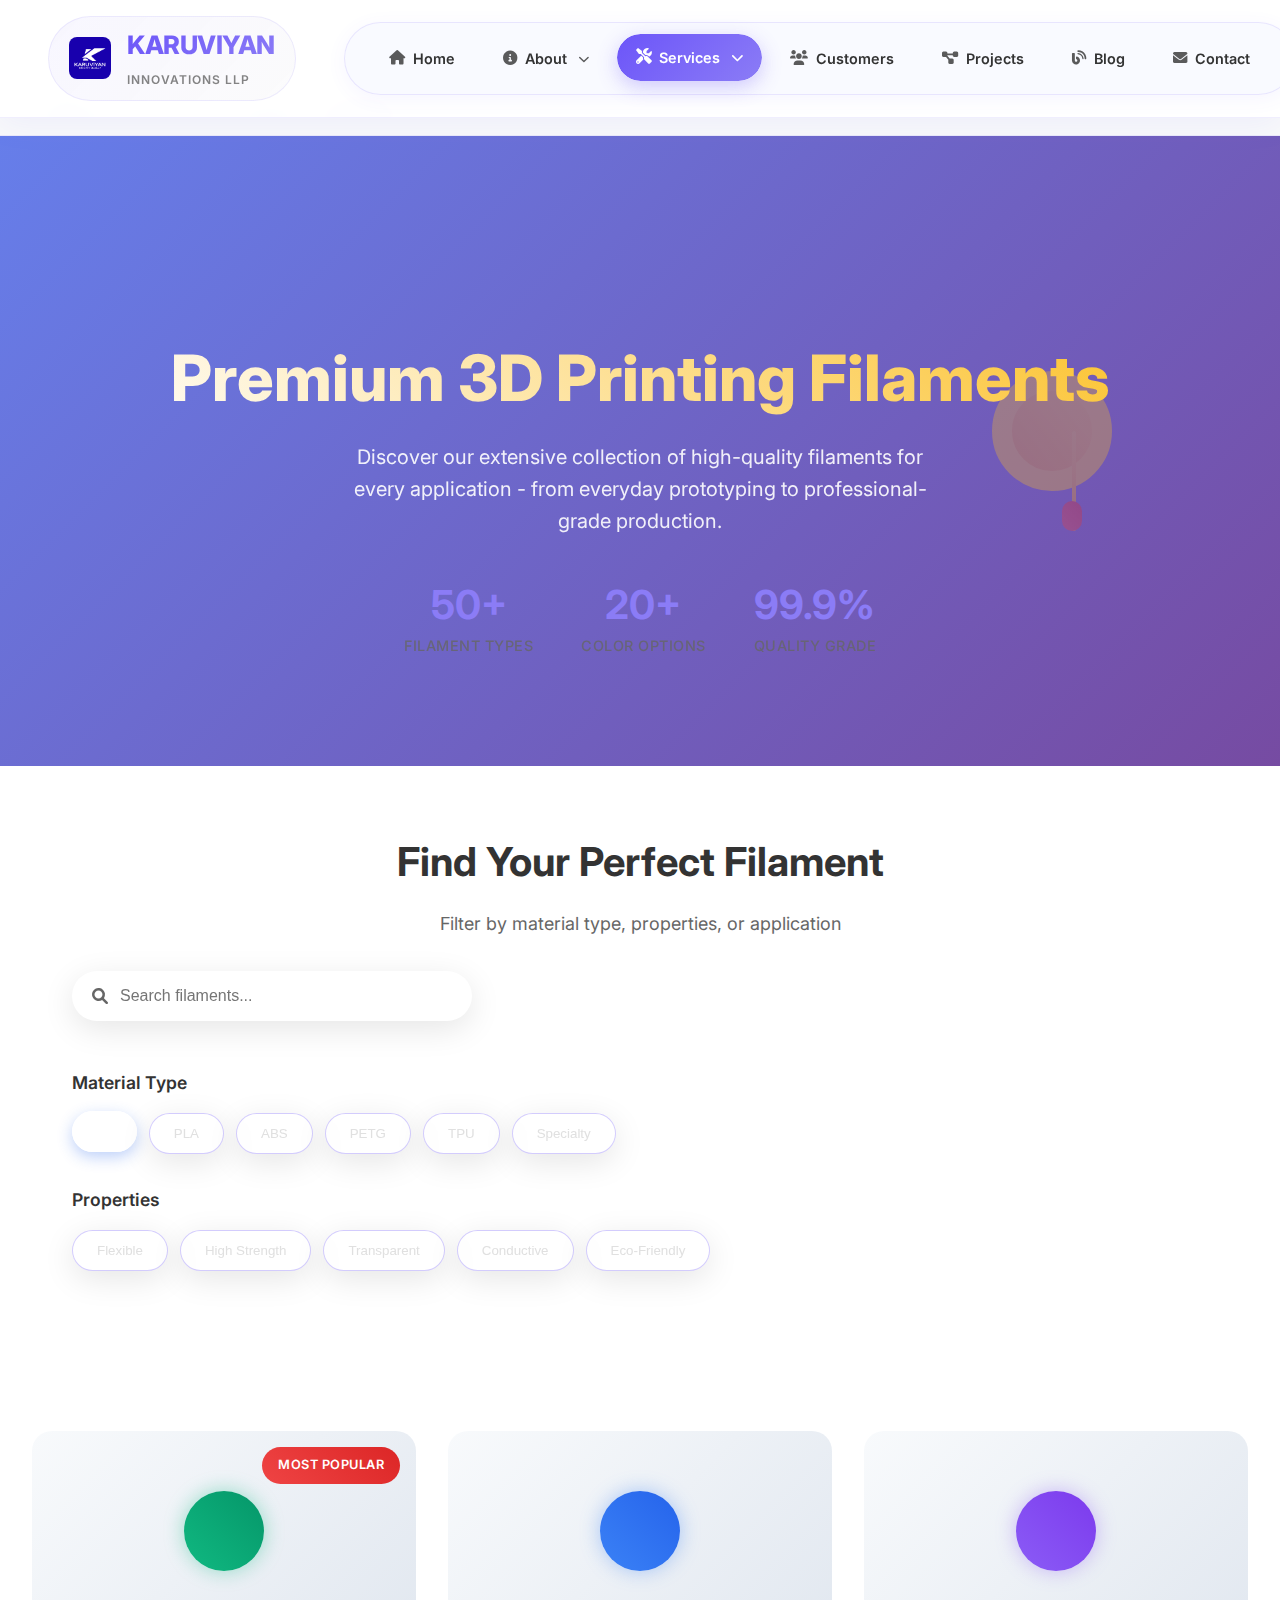
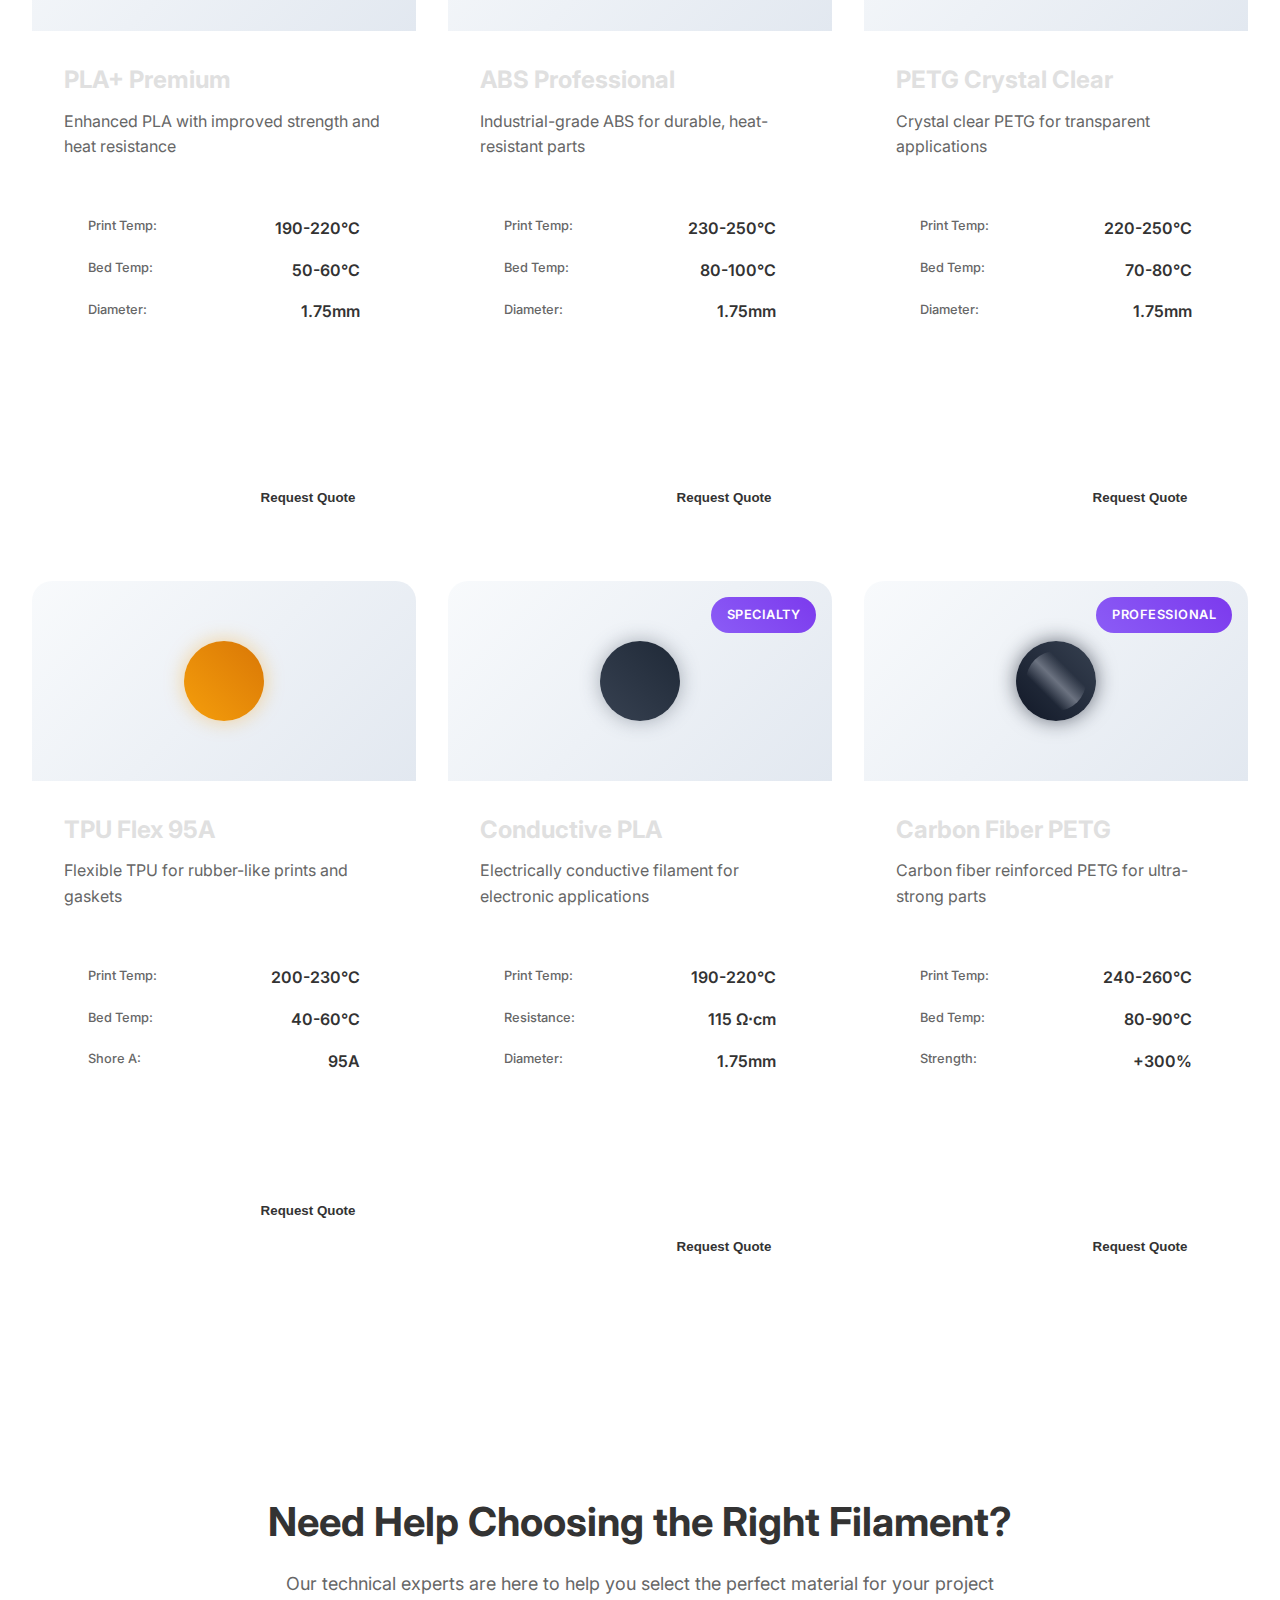
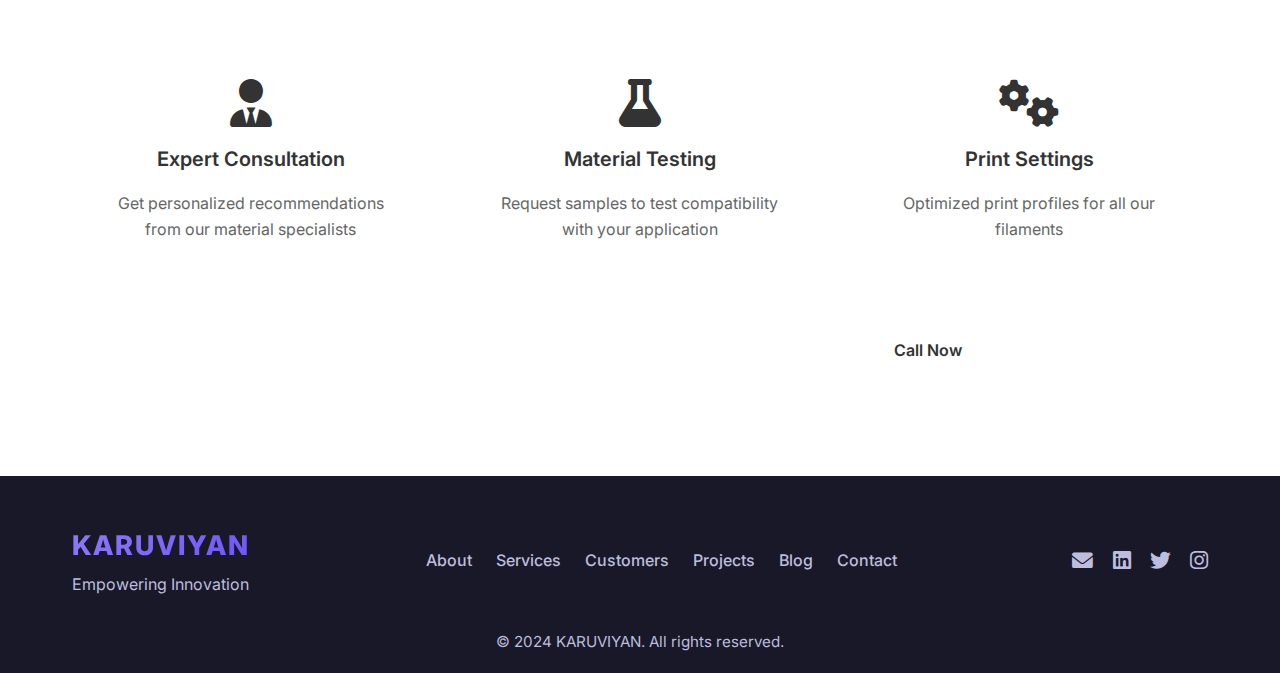
<file: filaments.html>
<!DOCTYPE html>
<html lang="en">
<head>
    <meta charset="UTF-8">
    <meta name="viewport" content="width=device-width, initial-scale=1.0">
    <meta name="theme-color" content="#0a0a0a">
    <title>3D Printing Filaments - KARUVIYAN Innovations</title>
    <link rel="stylesheet" href="styles.css">
    <link rel="stylesheet" href="3d-printing.css">
    <link rel="stylesheet" href="filaments.css">
    <link href="https://fonts.googleapis.com/css2?family=Inter:wght@300;400;500;600;700;800;900&display=swap" rel="stylesheet">
    <link rel="stylesheet" href="https://cdnjs.cloudflare.com/ajax/libs/font-awesome/6.0.0/css/all.min.css">
</head>
<body>
    <!-- Navigation Bar -->
    <nav class="navbar">
        <div class="nav-container">
            <div class="nav-brand">
                <div class="nav-logo">
                    <img src="photos/logo.png" alt="KARUVIYAN Logo" class="nav-logo-img">
                    <div class="brand-text">
                        <h2>KARUVIYAN</h2>
                        <span class="brand-tagline">Innovations LLP</span>
                    </div>
                </div>
            </div>
            
            <div class="nav-center">
                <div class="nav-menu" id="nav-menu">
                    <a href="index.html" class="nav-link">
                        <i class="fas fa-house"></i>
                        <span>Home</span>
                    </a>

                    <div class="nav-item dropdown">
                        <a href="index.html#about" class="nav-link dropdown-toggle">
                            <i class="fas fa-circle-info"></i>
                            <span>About</span>
                            <i class="fas fa-chevron-down"></i>
                        </a>
                        <div class="dropdown-menu">
                            <a href="index.html#about" class="dropdown-link">
                                <i class="fas fa-bullseye"></i>
                                <span>Mission</span>
                            </a>
                            <a href="index.html#about" class="dropdown-link">
                                <i class="fas fa-eye"></i>
                                <span>Vision</span>
                            </a>
                        </div>
                    </div>

                    <div class="nav-item dropdown">
                        <a href="index.html#services" class="nav-link dropdown-toggle active">
                            <i class="fas fa-screwdriver-wrench"></i>
                            <span>Services</span>
                            <i class="fas fa-chevron-down"></i>
                        </a>
                        <div class="dropdown-menu">
                            <a href="index.html#services" class="dropdown-link">
                                <i class="fas fa-flask"></i>
                                <span>R&D</span>
                            </a>
                            <a href="index.html#services" class="dropdown-link">
                                <i class="fas fa-cogs"></i>
                                <span>SPM</span>
                            </a>
                            <a href="index.html#services" class="dropdown-link">
                                <i class="fas fa-robot"></i>
                                <span>Industrial Automations</span>
                            </a>
                            <a href="index.html#services" class="dropdown-link">
                                <i class="fas fa-dolly"></i>
                                <span>Industrial Trolleys</span>
                            </a>
                            <a href="index.html#services" class="dropdown-link">
                                <i class="fas fa-hammer"></i>
                                <span>Fabrications</span>
                            </a>
                            <a href="3d-printing.html" class="dropdown-link">
                                <i class="fas fa-cube"></i>
                                <span>3D Printing</span>
                            </a>
                            <a href="index.html#services" class="dropdown-link">
                                <i class="fas fa-laser"></i>
                                <span>Laser Engraving</span>
                            </a>
                            <a href="index.html#services" class="dropdown-link">
                                <i class="fas fa-pencil-ruler"></i>
                                <span>Designing</span>
                            </a>
                        </div>
                    </div>

                    <a href="index.html#customers" class="nav-link">
                        <i class="fas fa-users"></i>
                        <span>Customers</span>
                    </a>
                    
                    <a href="index.html#projects" class="nav-link">
                        <i class="fas fa-diagram-project"></i>
                        <span>Projects</span>
                    </a>
                    
                    <a href="blog.html" class="nav-link">
                        <i class="fas fa-blog"></i>
                        <span>Blog</span>
                    </a>
                    
                    <a href="index.html#contact" class="nav-link">
                        <i class="fas fa-envelope"></i>
                        <span>Contact</span>
                    </a>
                </div>
            </div>
            
            <div class="nav-controls">
                <button class="theme-toggle" id="theme-toggle" aria-label="Toggle theme">
                    <i class="fas fa-moon"></i>
                </button>
                <button class="mobile-menu-toggle" id="mobile-menu-toggle">
                    <span></span>
                    <span></span>
                    <span></span>
                </button>
            </div>
        </div>
    </nav>

    <!-- Breadcrumb Navigation -->
    <nav class="breadcrumb-nav">
        <div class="breadcrumb-container">
            <ol class="breadcrumb">
                <li><a href="index.html"><i class="fas fa-home"></i> Home</a></li>
                <li><a href="index.html#services">Services</a></li>
                <li><a href="3d-printing.html">3D Printing</a></li>
                <li class="active">Filaments</li>
            </ol>
        </div>
    </nav>

    <!-- Hero Section -->
    <section class="filaments-hero">
        <div class="hero-background">
            <div class="filament-animation">
                <div class="filament-spool"></div>
                <div class="filament-strand"></div>
                <div class="extruder-tip"></div>
            </div>
        </div>
        
        <div class="hero-content">
            <h1 class="hero-title">Premium 3D Printing Filaments</h1>
            <p class="hero-subtitle">
                Discover our extensive collection of high-quality filaments for every application - 
                from everyday prototyping to professional-grade production.
            </p>
            <div class="hero-stats">
                <div class="stat">
                    <span class="stat-number">50+</span>
                    <span class="stat-label">Filament Types</span>
                </div>
                <div class="stat">
                    <span class="stat-number">20+</span>
                    <span class="stat-label">Color Options</span>
                </div>
                <div class="stat">
                    <span class="stat-number">99.9%</span>
                    <span class="stat-label">Quality Grade</span>
                </div>
            </div>
        </div>
    </section>

    <!-- Filter Section -->
    <section class="filter-section">
        <div class="filter-container">
            <div class="filter-header">
                <h2>Find Your Perfect Filament</h2>
                <p>Filter by material type, properties, or application</p>
            </div>
            
            <div class="filter-controls">
                <div class="filter-group">
                    <label>Material Type</label>
                    <div class="filter-buttons">
                        <button class="filter-btn active" data-filter="all">All</button>
                        <button class="filter-btn" data-filter="pla">PLA</button>
                        <button class="filter-btn" data-filter="abs">ABS</button>
                        <button class="filter-btn" data-filter="petg">PETG</button>
                        <button class="filter-btn" data-filter="tpu">TPU</button>
                        <button class="filter-btn" data-filter="specialty">Specialty</button>
                    </div>
                </div>
                
                <div class="filter-group">
                    <label>Properties</label>
                    <div class="filter-buttons">
                        <button class="filter-btn" data-property="flexible">Flexible</button>
                        <button class="filter-btn" data-property="strong">High Strength</button>
                        <button class="filter-btn" data-property="transparent">Transparent</button>
                        <button class="filter-btn" data-property="conductive">Conductive</button>
                        <button class="filter-btn" data-property="biodegradable">Eco-Friendly</button>
                    </div>
                </div>
            </div>
        </div>
    </section>

    <!-- Filaments Grid -->
    <section class="filaments-grid-section">
        <div class="filaments-container">
            <div class="filaments-grid" id="filaments-grid">
                
                <!-- PLA Filaments -->
                <div class="filament-card" data-category="pla" data-properties="biodegradable easy">
                    <div class="card-image">
                        <div class="filament-sample pla-sample"></div>
                        <div class="card-badge">Most Popular</div>
                    </div>
                    <div class="card-content">
                        <h3 class="card-title">PLA+ Premium</h3>
                        <p class="card-description">Enhanced PLA with improved strength and heat resistance</p>
                        <div class="card-specs">
                            <div class="spec-item">
                                <span class="spec-label">Print Temp:</span>
                                <span class="spec-value">190-220°C</span>
                            </div>
                            <div class="spec-item">
                                <span class="spec-label">Bed Temp:</span>
                                <span class="spec-value">50-60°C</span>
                            </div>
                            <div class="spec-item">
                                <span class="spec-label">Diameter:</span>
                                <span class="spec-value">1.75mm</span>
                            </div>
                        </div>
                        <div class="card-features">
                            <span class="feature-tag">Easy Print</span>
                            <span class="feature-tag">Eco-Friendly</span>
                            <span class="feature-tag">Low Odor</span>
                        </div>
                        <div class="card-action">
                            <button class="btn-primary">View Details</button>
                            <button class="btn-secondary">Request Quote</button>
                        </div>
                    </div>
                </div>

                <!-- ABS Filaments -->
                <div class="filament-card" data-category="abs" data-properties="strong heat-resistant">
                    <div class="card-image">
                        <div class="filament-sample abs-sample"></div>
                    </div>
                    <div class="card-content">
                        <h3 class="card-title">ABS Professional</h3>
                        <p class="card-description">Industrial-grade ABS for durable, heat-resistant parts</p>
                        <div class="card-specs">
                            <div class="spec-item">
                                <span class="spec-label">Print Temp:</span>
                                <span class="spec-value">230-250°C</span>
                            </div>
                            <div class="spec-item">
                                <span class="spec-label">Bed Temp:</span>
                                <span class="spec-value">80-100°C</span>
                            </div>
                            <div class="spec-item">
                                <span class="spec-label">Diameter:</span>
                                <span class="spec-value">1.75mm</span>
                            </div>
                        </div>
                        <div class="card-features">
                            <span class="feature-tag">High Strength</span>
                            <span class="feature-tag">Heat Resistant</span>
                            <span class="feature-tag">Machinable</span>
                        </div>
                        <div class="card-action">
                            <button class="btn-primary">View Details</button>
                            <button class="btn-secondary">Request Quote</button>
                        </div>
                    </div>
                </div>

                <!-- PETG Filaments -->
                <div class="filament-card" data-category="petg" data-properties="transparent strong">
                    <div class="card-image">
                        <div class="filament-sample petg-sample"></div>
                    </div>
                    <div class="card-content">
                        <h3 class="card-title">PETG Crystal Clear</h3>
                        <p class="card-description">Crystal clear PETG for transparent applications</p>
                        <div class="card-specs">
                            <div class="spec-item">
                                <span class="spec-label">Print Temp:</span>
                                <span class="spec-value">220-250°C</span>
                            </div>
                            <div class="spec-item">
                                <span class="spec-label">Bed Temp:</span>
                                <span class="spec-value">70-80°C</span>
                            </div>
                            <div class="spec-item">
                                <span class="spec-label">Diameter:</span>
                                <span class="spec-value">1.75mm</span>
                            </div>
                        </div>
                        <div class="card-features">
                            <span class="feature-tag">Crystal Clear</span>
                            <span class="feature-tag">Chemical Resistant</span>
                            <span class="feature-tag">Easy Print</span>
                        </div>
                        <div class="card-action">
                            <button class="btn-primary">View Details</button>
                            <button class="btn-secondary">Request Quote</button>
                        </div>
                    </div>
                </div>

                <!-- TPU Filaments -->
                <div class="filament-card" data-category="tpu" data-properties="flexible">
                    <div class="card-image">
                        <div class="filament-sample tpu-sample"></div>
                    </div>
                    <div class="card-content">
                        <h3 class="card-title">TPU Flex 95A</h3>
                        <p class="card-description">Flexible TPU for rubber-like prints and gaskets</p>
                        <div class="card-specs">
                            <div class="spec-item">
                                <span class="spec-label">Print Temp:</span>
                                <span class="spec-value">200-230°C</span>
                            </div>
                            <div class="spec-item">
                                <span class="spec-label">Bed Temp:</span>
                                <span class="spec-value">40-60°C</span>
                            </div>
                            <div class="spec-item">
                                <span class="spec-label">Shore A:</span>
                                <span class="spec-value">95A</span>
                            </div>
                        </div>
                        <div class="card-features">
                            <span class="feature-tag">Flexible</span>
                            <span class="feature-tag">Elastic</span>
                            <span class="feature-tag">Durable</span>
                        </div>
                        <div class="card-action">
                            <button class="btn-primary">View Details</button>
                            <button class="btn-secondary">Request Quote</button>
                        </div>
                    </div>
                </div>

                <!-- Specialty Filaments -->
                <div class="filament-card" data-category="specialty" data-properties="conductive">
                    <div class="card-image">
                        <div class="filament-sample conductive-sample"></div>
                        <div class="card-badge special">Specialty</div>
                    </div>
                    <div class="card-content">
                        <h3 class="card-title">Conductive PLA</h3>
                        <p class="card-description">Electrically conductive filament for electronic applications</p>
                        <div class="card-specs">
                            <div class="spec-item">
                                <span class="spec-label">Print Temp:</span>
                                <span class="spec-value">190-220°C</span>
                            </div>
                            <div class="spec-item">
                                <span class="spec-label">Resistance:</span>
                                <span class="spec-value">115 Ω⋅cm</span>
                            </div>
                            <div class="spec-item">
                                <span class="spec-label">Diameter:</span>
                                <span class="spec-value">1.75mm</span>
                            </div>
                        </div>
                        <div class="card-features">
                            <span class="feature-tag">Conductive</span>
                            <span class="feature-tag">Electronics</span>
                            <span class="feature-tag">Sensors</span>
                        </div>
                        <div class="card-action">
                            <button class="btn-primary">View Details</button>
                            <button class="btn-secondary">Request Quote</button>
                        </div>
                    </div>
                </div>

                <div class="filament-card" data-category="specialty" data-properties="strong">
                    <div class="card-image">
                        <div class="filament-sample carbon-sample"></div>
                        <div class="card-badge special">Professional</div>
                    </div>
                    <div class="card-content">
                        <h3 class="card-title">Carbon Fiber PETG</h3>
                        <p class="card-description">Carbon fiber reinforced PETG for ultra-strong parts</p>
                        <div class="card-specs">
                            <div class="spec-item">
                                <span class="spec-label">Print Temp:</span>
                                <span class="spec-value">240-260°C</span>
                            </div>
                            <div class="spec-item">
                                <span class="spec-label">Bed Temp:</span>
                                <span class="spec-value">80-90°C</span>
                            </div>
                            <div class="spec-item">
                                <span class="spec-label">Strength:</span>
                                <span class="spec-value">+300%</span>
                            </div>
                        </div>
                        <div class="card-features">
                            <span class="feature-tag">Ultra Strong</span>
                            <span class="feature-tag">Lightweight</span>
                            <span class="feature-tag">Carbon Fiber</span>
                        </div>
                        <div class="card-action">
                            <button class="btn-primary">View Details</button>
                            <button class="btn-secondary">Request Quote</button>
                        </div>
                    </div>
                </div>
            </div>
        </div>
    </section>

    <!-- Technical Support Section -->
    <section class="support-section">
        <div class="support-container">
            <div class="support-content">
                <h2>Need Help Choosing the Right Filament?</h2>
                <p>Our technical experts are here to help you select the perfect material for your project</p>
                <div class="support-features">
                    <div class="support-item">
                        <i class="fas fa-user-tie"></i>
                        <h3>Expert Consultation</h3>
                        <p>Get personalized recommendations from our material specialists</p>
                    </div>
                    <div class="support-item">
                        <i class="fas fa-flask"></i>
                        <h3>Material Testing</h3>
                        <p>Request samples to test compatibility with your application</p>
                    </div>
                    <div class="support-item">
                        <i class="fas fa-cogs"></i>
                        <h3>Print Settings</h3>
                        <p>Optimized print profiles for all our filaments</p>
                    </div>
                </div>
                <div class="support-actions">
                    <a href="index.html#contact" class="btn-primary">Contact Expert</a>
                    <a href="tel:+919488590139" class="btn-secondary">Call Now</a>
                </div>
            </div>
        </div>
    </section>

    <!-- Footer -->
    <footer class="footer-section">
        <div class="footer-container">
            <div class="footer-brand">
                <span class="footer-logo">KARUVIYAN</span>
                <p class="footer-tagline">Empowering Innovation</p>
            </div>
            <nav class="footer-nav">
                <a href="index.html#about">About</a>
                <a href="index.html#services">Services</a>
                <a href="index.html#customers">Customers</a>
                <a href="index.html#projects">Projects</a>
                <a href="blog.html">Blog</a>
                <a href="index.html#contact">Contact</a>
            </nav>
            <div class="footer-social">
                <a href="mailto:karuvi.iyan@gmail.com" aria-label="Email"><i class="fas fa-envelope"></i></a>
                <a href="#" aria-label="LinkedIn"><i class="fab fa-linkedin"></i></a>
                <a href="#" aria-label="Twitter"><i class="fab fa-twitter"></i></a>
                <a href="#" aria-label="Instagram"><i class="fab fa-instagram"></i></a>
            </div>
        </div>
        <div class="footer-bottom">
            <p>&copy; 2024 KARUVIYAN. All rights reserved.</p>
        </div>
    </footer>

    <!-- Scripts -->
    <script src="script.js"></script>
    <script src="3d-printing.js"></script>
    <script src="filaments.js"></script>
</body>
</html>
</file>
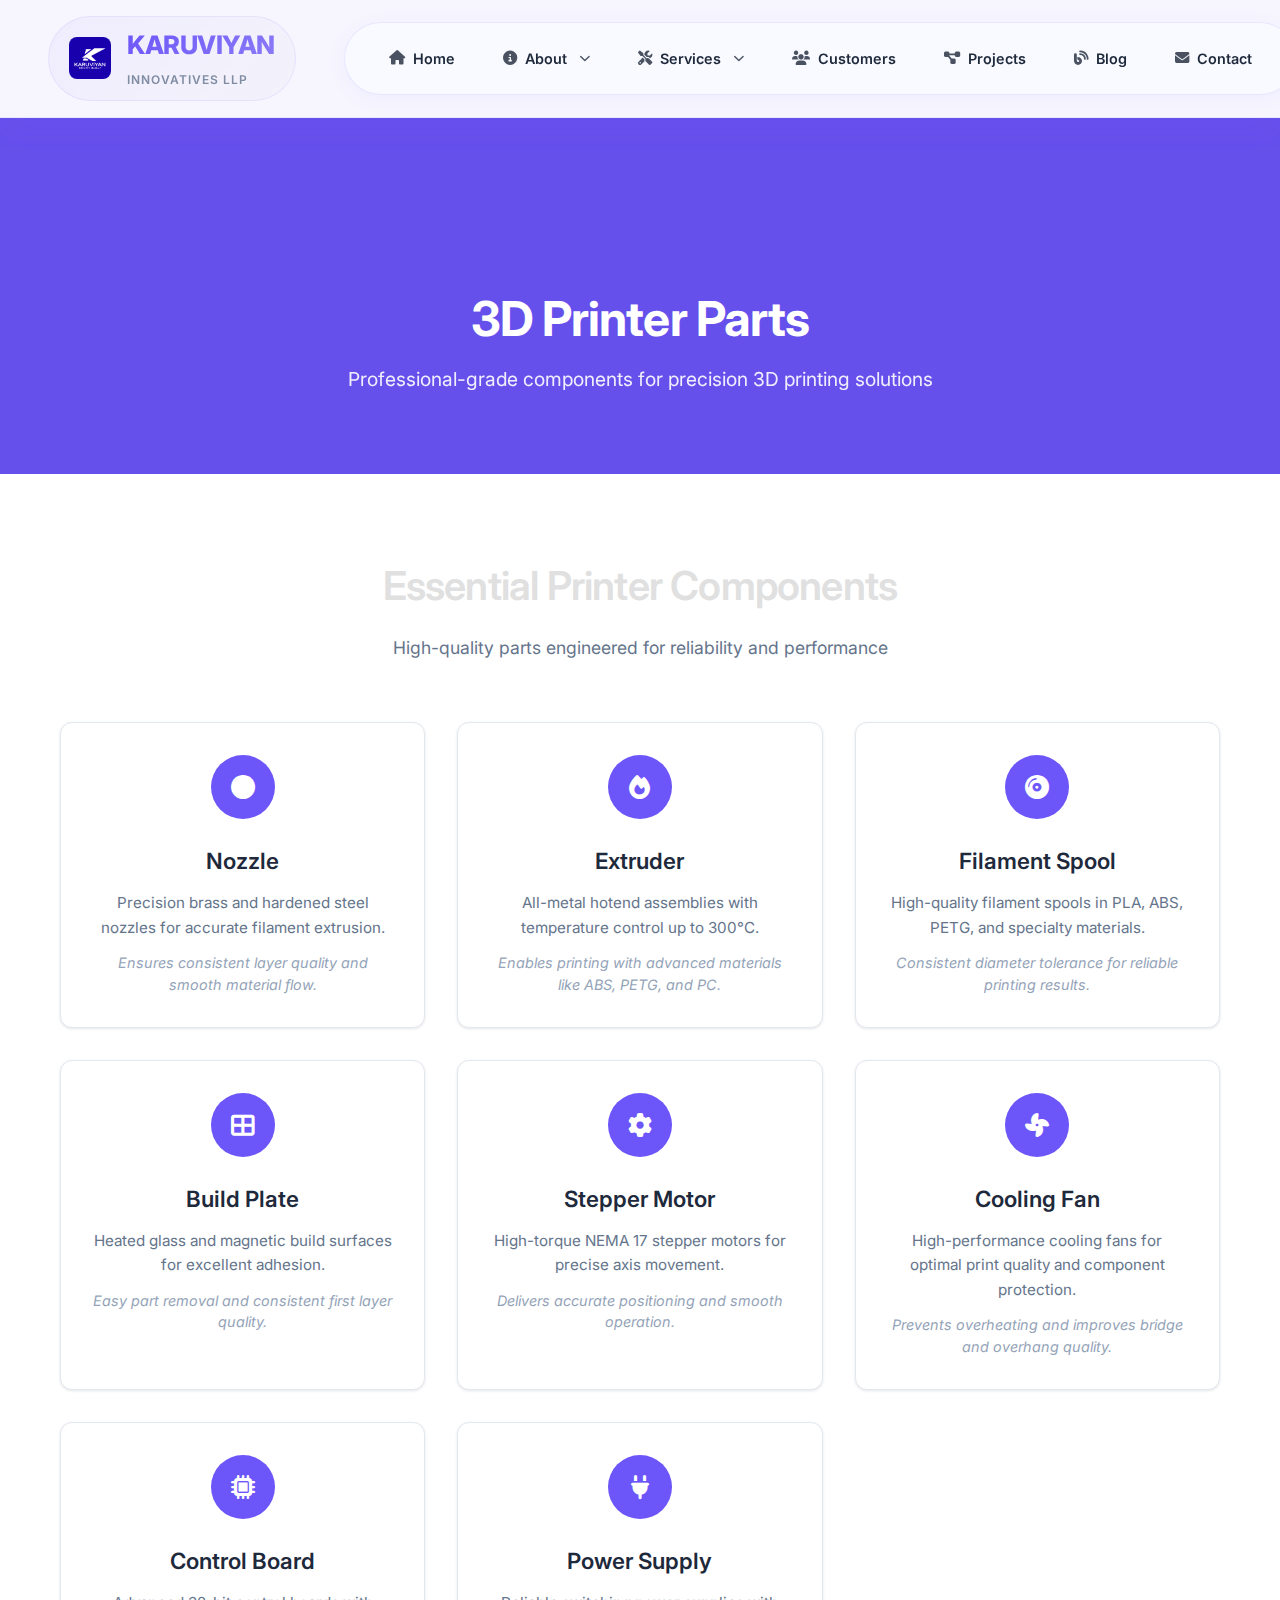
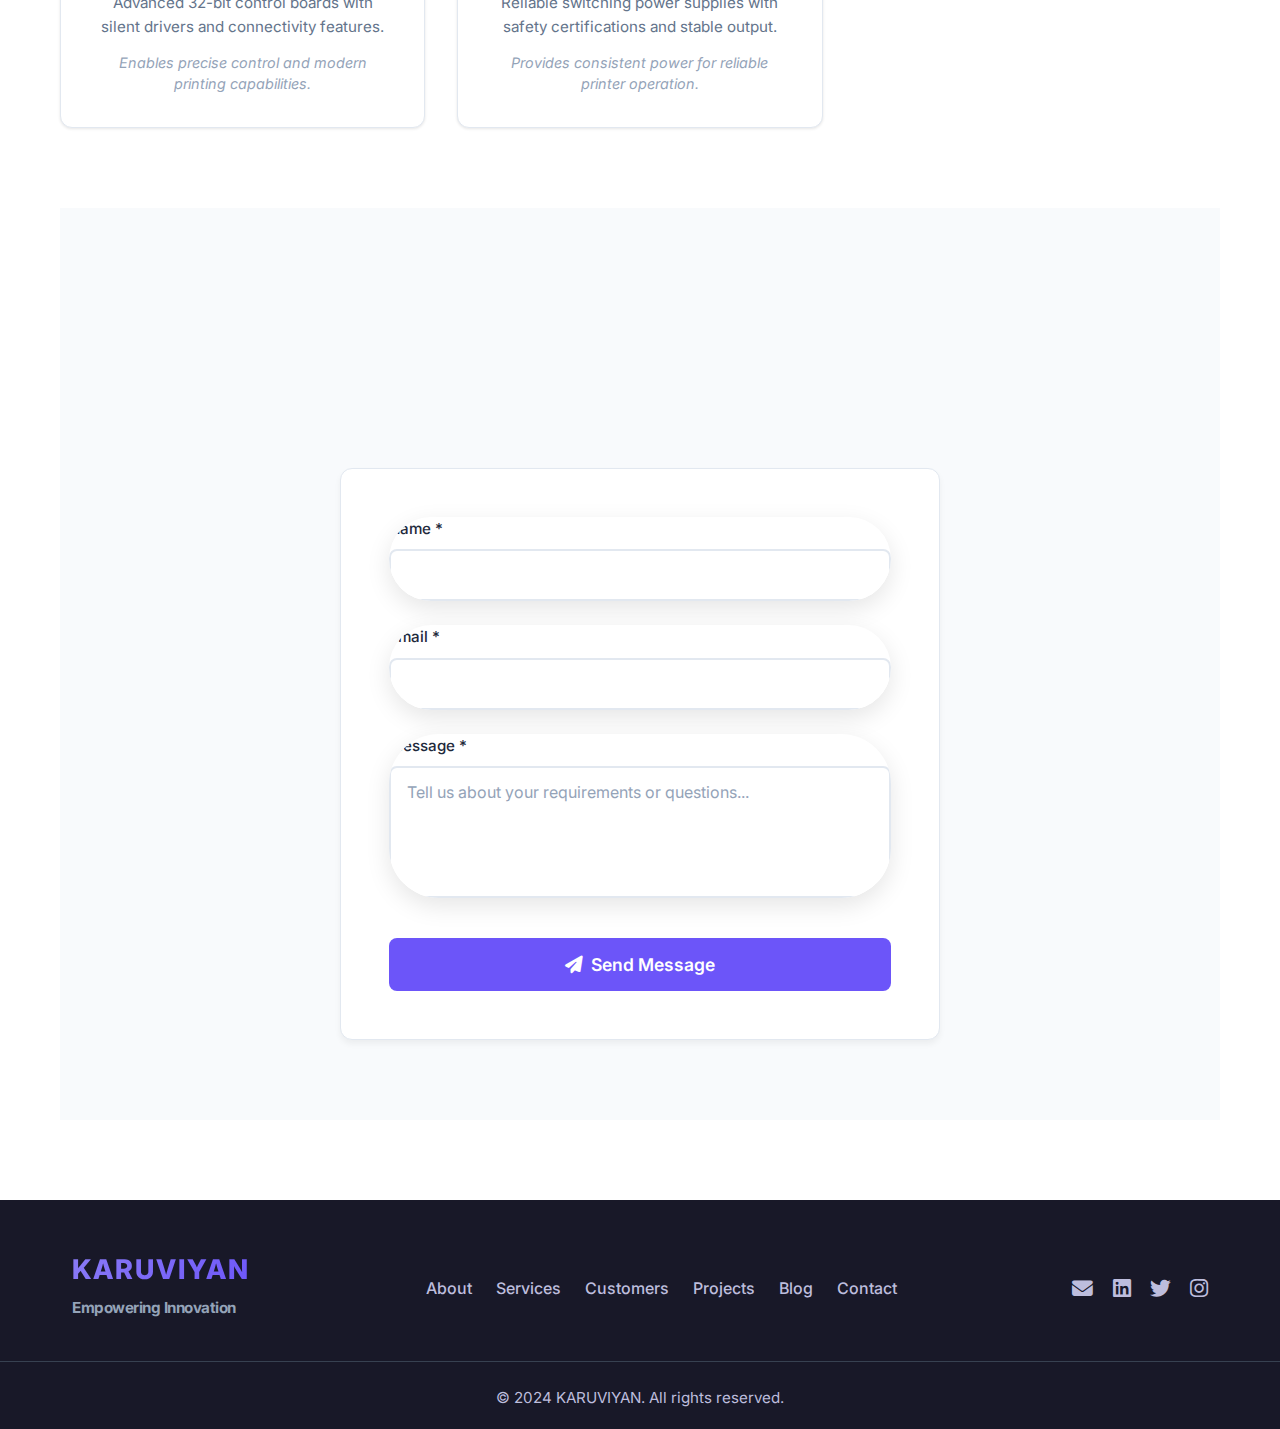
<file: printer-parts.html>
<!DOCTYPE html>
<html lang="en">
<head>
    <meta charset="UTF-8">
    <meta name="viewport" content="width=device-width, initial-scale=1.0">
    <title>3D Printer Parts - Professional Components | KARUVIYAAN</title>
    <link rel="stylesheet" href="styles.css">
    <link rel="stylesheet" href="printer-parts.css">
    <link rel="preconnect" href="https://fonts.googleapis.com">
    <link rel="preconnect" href="https://fonts.gstatic.com" crossorigin>
    <link href="https://fonts.googleapis.com/css2?family=Inter:wght@400;500;600;700&display=swap" rel="stylesheet">
    <link href="https://cdnjs.cloudflare.com/ajax/libs/font-awesome/6.4.0/css/all.min.css" rel="stylesheet">
</head>
<body>
    <nav class="navbar">
        <div class="nav-container">
            <div class="nav-brand">
                <div class="nav-logo">
                    <img src="photos/logo.png" alt="KARUVIYAN Logo" class="nav-logo-img">
                    <div class="brand-text">
                        <h2>KARUVIYAN</h2>
                        <span class="brand-tagline">Innovatives LLP</span>
                    </div>
                </div>
            </div>
            
            <div class="nav-center">
                <div class="nav-menu" id="nav-menu">
                    <a href="#home" class="nav-link">
                        <i class="fas fa-house"></i>
                        <span>Home</span>
                    </a>

                    <div class="nav-item dropdown">
                        <a href="#about" class="nav-link dropdown-toggle">
                            <i class="fas fa-circle-info"></i>
                            <span>About</span>
                            <i class="fas fa-chevron-down"></i>
                        </a>
                        <div class="dropdown-menu">
                            <a href="#about" class="dropdown-link">
                                <i class="fas fa-bullseye"></i>
                                <span>Mission</span>
                            </a>
                            <a href="#about" class="dropdown-link">
                                <i class="fas fa-eye"></i>
                                <span>Vision</span>
                            </a>
                        </div>
                    </div>

                    <div class="nav-item dropdown">
                        <a href="#services" class="nav-link dropdown-toggle">
                            <i class="fas fa-screwdriver-wrench"></i>
                            <span>Services</span>
                            <i class="fas fa-chevron-down"></i>
                        </a>
                        <div class="dropdown-menu">
                            <a href="#services" class="dropdown-link">
                                <i class="fas fa-flask"></i>
                                <span>R&D</span>
                            </a>
                            <a href="#services" class="dropdown-link">
                                <i class="fas fa-cogs"></i>
                                <span>SPM</span>
                            </a>
                            <a href="#services" class="dropdown-link">
                                <i class="fas fa-robot"></i>
                                <span>Industrial Automations</span>
                            </a>
                            <a href="#services" class="dropdown-link">
                                <i class="fas fa-dolly"></i>
                                <span>Industrial Trolleys</span>
                            </a>
                            <a href="#services" class="dropdown-link">
                                <i class="fas fa-hammer"></i>
                                <span>Fabrications</span>
                            </a>
                            <a href="3d-printing.html" class="dropdown-link">
                                <i class="fas fa-cube"></i>
                                <span>3D Printing</span>
                            </a>
                            <a href="#services" class="dropdown-link">
                                <i class="fas fa-laser"></i>
                                <span>Laser Engraving</span>
                            </a>
                            <a href="#services" class="dropdown-link">
                                <i class="fas fa-pencil-ruler"></i>
                                <span>Designing</span>
                            </a>
                        </div>
                    </div>

                    <a href="#customers" class="nav-link">
                        <i class="fas fa-users"></i>
                        <span>Customers</span>
                    </a>
                    
                    <a href="#projects" class="nav-link">
                        <i class="fas fa-diagram-project"></i>
                        <span>Projects</span>
                    </a>
                    
                    <a href="blog.html" class="nav-link">
                        <i class="fas fa-blog"></i>
                        <span>Blog</span>
                    </a>
                    
                    
                    
                    <a href="#contact" class="nav-link">
                        <i class="fas fa-envelope"></i>
                        <span>Contact</span>
                    </a>
                </div>
            </div>
            
            <div class="nav-controls">
                <button class="theme-toggle" id="theme-toggle" aria-label="Toggle theme">
                    <i class="fas fa-moon"></i>
                </button>
                <button class="mobile-menu-toggle" id="mobile-menu-toggle">
                    <span></span>
                    <span></span>
                    <span></span>
                </button>
            </div>
        </div>
    </nav>
    <!-- Header Section -->
    <header class="hero">
        <div class="container">
            <h1 class="hero-title">3D Printer Parts</h1>
            <p class="hero-subtitle">Professional-grade components for precision 3D printing solutions</p>
        </div>
    </header>

    <!-- Main Content -->
    <main class="main-content">
        <div class="container">
            <!-- Printer Parts Section -->
            <section class="parts-section">
                <div class="section-header">
                    <h2 class="section-title">Essential Printer Components</h2>
                    <p class="section-description">High-quality parts engineered for reliability and performance</p>
                </div>

                <div class="parts-grid">
                    <!-- Nozzle -->
                    <div class="part-card">
                        <div class="part-icon">
                            <i class="fas fa-circle"></i>
                        </div>
                        <h3 class="part-name">Nozzle</h3>
                        <p class="part-description">Precision brass and hardened steel nozzles for accurate filament extrusion.</p>
                        <p class="part-benefit">Ensures consistent layer quality and smooth material flow.</p>
                    </div>

                    <!-- Extruder -->
                    <div class="part-card">
                        <div class="part-icon">
                            <i class="fas fa-fire"></i>
                        </div>
                        <h3 class="part-name">Extruder</h3>
                        <p class="part-description">All-metal hotend assemblies with temperature control up to 300°C.</p>
                        <p class="part-benefit">Enables printing with advanced materials like ABS, PETG, and PC.</p>
                    </div>

                    <!-- Filament Spool -->
                    <div class="part-card">
                        <div class="part-icon">
                            <i class="fas fa-compact-disc"></i>
                        </div>
                        <h3 class="part-name">Filament Spool</h3>
                        <p class="part-description">High-quality filament spools in PLA, ABS, PETG, and specialty materials.</p>
                        <p class="part-benefit">Consistent diameter tolerance for reliable printing results.</p>
                    </div>

                    <!-- Build Plate -->
                    <div class="part-card">
                        <div class="part-icon">
                            <i class="fas fa-th-large"></i>
                        </div>
                        <h3 class="part-name">Build Plate</h3>
                        <p class="part-description">Heated glass and magnetic build surfaces for excellent adhesion.</p>
                        <p class="part-benefit">Easy part removal and consistent first layer quality.</p>
                    </div>

                    <!-- Stepper Motor -->
                    <div class="part-card">
                        <div class="part-icon">
                            <i class="fas fa-cog"></i>
                        </div>
                        <h3 class="part-name">Stepper Motor</h3>
                        <p class="part-description">High-torque NEMA 17 stepper motors for precise axis movement.</p>
                        <p class="part-benefit">Delivers accurate positioning and smooth operation.</p>
                    </div>

                    <!-- Cooling Fan -->
                    <div class="part-card">
                        <div class="part-icon">
                            <i class="fas fa-fan"></i>
                        </div>
                        <h3 class="part-name">Cooling Fan</h3>
                        <p class="part-description">High-performance cooling fans for optimal print quality and component protection.</p>
                        <p class="part-benefit">Prevents overheating and improves bridge and overhang quality.</p>
                    </div>

                    <!-- Control Board -->
                    <div class="part-card">
                        <div class="part-icon">
                            <i class="fas fa-microchip"></i>
                        </div>
                        <h3 class="part-name">Control Board</h3>
                        <p class="part-description">Advanced 32-bit control boards with silent drivers and connectivity features.</p>
                        <p class="part-benefit">Enables precise control and modern printing capabilities.</p>
                    </div>

                    <!-- Power Supply -->
                    <div class="part-card">
                        <div class="part-icon">
                            <i class="fas fa-plug"></i>
                        </div>
                        <h3 class="part-name">Power Supply</h3>
                        <p class="part-description">Reliable switching power supplies with safety certifications and stable output.</p>
                        <p class="part-benefit">Provides consistent power for reliable printer operation.</p>
                    </div>
                </div>
            </section>

            <!-- Contact Section -->
            <section class="contact-section" id="contact">
                <div class="contact-header">
                    <h2 class="contact-title">Get in Touch</h2>
                    <p class="contact-subtitle">Need assistance with parts selection or technical support? We're here to help.</p>
                </div>

                <div class="contact-form-container">
                    <form class="contact-form" id="contactForm">
                        <div class="form-group">
                            <label for="name">Name *</label>
                            <input type="text" id="name" name="name" required>
                        </div>

                        <div class="form-group">
                            <label for="email">Email *</label>
                            <input type="email" id="email" name="email" required>
                        </div>

                        <div class="form-group">
                            <label for="message">Message *</label>
                            <textarea id="message" name="message" rows="5" placeholder="Tell us about your requirements or questions..." required></textarea>
                        </div>

                        <button type="submit" class="submit-btn">
                            <i class="fas fa-paper-plane"></i>
                            Send Message
                        </button>
                    </form>

                    <!-- Success Message (Hidden by default) -->
                    <div class="success-message" id="successMessage" style="display: none;">
                        <i class="fas fa-check-circle"></i>
                        <p>Thank you! We'll get back to you soon.</p>
                    </div>
                </div>
            </section>
        </div>
    </main>

    <!-- Footer -->
    <footer class="footer-section">
        <div class="footer-container">
            <div class="footer-brand">
                <span class="footer-logo">KARUVIYAN</span>
                <p class="footer-tagline">Empowering Innovation</p>
            </div>
            <nav class="footer-nav">
                <a href="#about">About</a>
                <a href="#services">Services</a>
                <a href="#customers">Customers</a>
                <a href="#projects">Projects</a>
                <a href="#blog">Blog</a>
                <a href="#contact">Contact</a>
            </nav>
            <div class="footer-social">
                <a href="mailto:karuvi.iyan@gmail.com" aria-label="Email"><i class="fas fa-envelope"></i></a>
                <a href="#" aria-label="LinkedIn"><i class="fab fa-linkedin"></i></a>
                <a href="#" aria-label="Twitter"><i class="fab fa-twitter"></i></a>
                <a href="#" aria-label="Instagram"><i class="fab fa-instagram"></i></a>
            </div>
        </div>
        <div class="footer-bottom">
            <p>&copy; 2024 KARUVIYAN. All rights reserved.</p>
        </div>
    </footer>

    <script src="script.js"></script>
    <script src="printer-parts.js"></script>
</body>
</html>
</file>
<file: 3d-printing.css>
/* ==========================================
   3D PRINTING SERVICES - COMPREHENSIVE STYLES
   Modern, Professional, Interactive Design
   ========================================== */

/* ==========================================
   GLOBAL ANIMATIONS & UTILITIES
   ========================================== */

@keyframes fadeInUp {
    from {
        opacity: 0;
        transform: translateY(30px);
    }
    to {
        opacity: 1;
        transform: translateY(0);
    }
}

@keyframes slideInLeft {
    from {
        opacity: 0;
        transform: translateX(-50px);
    }
    to {
        opacity: 1;
        transform: translateX(0);
    }
}

@keyframes float3D {
    0%, 100% {
        transform: translateY(0px) rotateY(0deg);
    }
    25% {
        transform: translateY(-10px) rotateY(90deg);
    }
    50% {
        transform: translateY(-5px) rotateY(180deg);
    }
    75% {
        transform: translateY(-15px) rotateY(270deg);
    }
}

@keyframes gradientGlow {
    0%, 100% {
        box-shadow: 0 0 20px rgba(108, 85, 249, 0.3);
    }
    50% {
        box-shadow: 0 0 40px rgba(108, 85, 249, 0.6), 0 0 60px rgba(168, 85, 247, 0.4);
    }
}

@keyframes printerNozzleMove {
    0% { transform: translateX(-50px) translateY(0); }
    25% { transform: translateX(0) translateY(0); }
    50% { transform: translateX(0) translateY(5px); }
    75% { transform: translateX(50px) translateY(5px); }
    100% { transform: translateX(50px) translateY(0); }
}

@keyframes layerPrint {
    0% { height: 0%; opacity: 0; }
    100% { height: 100%; opacity: 1; }
}

@keyframes rippleEffect {
    0% {
        transform: scale(0);
        opacity: 1;
    }
    100% {
        transform: scale(4);
        opacity: 0;
    }
}

/* ==========================================
   BREADCRUMB NAVIGATION
   ========================================== */

.breadcrumb-nav {
    background: rgba(248, 249, 250, 0.95);
    border-bottom: 1px solid rgba(108, 85, 249, 0.1);
    padding: 1rem 0;
    margin-top: 80px;
    backdrop-filter: blur(10px);
}

.breadcrumb-container {
    max-width: 1400px;
    margin: 0 auto;
    padding: 0 3rem;
}

.breadcrumb {
    display: flex;
    align-items: center;
    list-style: none;
    margin: 0;
    padding: 0;
    font-size: 0.9rem;
}

.breadcrumb li {
    display: flex;
    align-items: center;
}

.breadcrumb li:not(:last-child)::after {
    content: '/';
    margin: 0 0.75rem;
    color: var(--secondary-color);
}

.breadcrumb a {
    color: var(--secondary-color);
    text-decoration: none;
    transition: color 0.3s ease;
    display: flex;
    align-items: center;
    gap: 0.5rem;
}

.breadcrumb a:hover {
    color: var(--primary-color);
}

.breadcrumb .active {
    color: var(--primary-color);
    font-weight: 500;
}

/* ==========================================
   HERO SECTION WITH 3D ANIMATION
   ========================================== */

.hero-3d {
    position: relative;
    min-height: 100vh;
    display: flex;
    align-items: center;
    overflow: hidden;
    background: linear-gradient(135deg, 
        rgba(108, 85, 249, 0.05) 0%, 
        rgba(255, 255, 255, 0.95) 50%, 
        rgba(168, 85, 247, 0.05) 100%);
}

.hero-background {
    position: absolute;
    top: 0;
    left: 0;
    width: 100%;
    height: 100%;
    z-index: 1;
}

.hero-overlay {
    position: absolute;
    top: 0;
    left: 0;
    width: 100%;
    height: 100%;
    background: linear-gradient(135deg, 
        rgba(108, 85, 249, 0.1) 0%, 
        transparent 50%, 
        rgba(168, 85, 247, 0.1) 100%);
}

.floating-elements {
    position: absolute;
    width: 100%;
    height: 100%;
    pointer-events: none;
}

/* 3D Printer Animation */
.printer-animation {
    position: absolute;
    right: 10%;
    top: 50%;
    transform: translateY(-50%);
    width: 300px;
    height: 300px;
    opacity: 0.8;
}

.printer-frame {
    position: absolute;
    width: 200px;
    height: 200px;
    border: 3px solid var(--primary-color);
    border-radius: 10px;
    background: linear-gradient(135deg, 
        rgba(108, 85, 249, 0.1), 
        rgba(255, 255, 255, 0.9));
    box-shadow: 0 20px 40px rgba(108, 85, 249, 0.2);
}

.printer-nozzle {
    position: absolute;
    width: 15px;
    height: 15px;
    background: linear-gradient(135deg, var(--primary-color), #8B7CF6);
    border-radius: 50%;
    top: 30px;
    left: 50%;
    transform: translateX(-50%);
    animation: printerNozzleMove 6s ease-in-out infinite;
    box-shadow: 0 0 15px rgba(108, 85, 249, 0.6);
}

.print-bed {
    position: absolute;
    bottom: 20px;
    left: 20px;
    right: 20px;
    height: 8px;
    background: linear-gradient(135deg, var(--secondary-color), #A8A5B8);
    border-radius: 4px;
}

.print-layers {
    position: absolute;
    bottom: 28px;
    left: 70px;
    right: 70px;
    height: 60px;
    background: linear-gradient(to top,
        var(--primary-color) 0%,
        #8B7CF6 50%,
        #A855F7 100%);
    border-radius: 3px;
    animation: layerPrint 8s ease-in-out infinite;
    transform-origin: bottom;
}

.hero-content {
    position: relative;
    z-index: 2;
    max-width: 1400px;
    margin: 0 auto;
    padding: 0 3rem;
    width: 100%;
}

.hero-text {
    max-width: 600px;
    animation: fadeInUp 1s ease-out;
}

.hero-headline {
    font-size: 3.5rem;
    font-weight: 700;
    color: var(--text-primary);
    margin-bottom: 1rem;
    line-height: 1.1;
    background: linear-gradient(135deg, var(--primary-color), #8B7CF6);
    -webkit-background-clip: text;
    -webkit-text-fill-color: transparent;
    background-clip: text;
}

.hero-subheadline {
    font-size: 1.8rem;
    font-weight: 500;
    color: var(--text-secondary);
    margin-bottom: 1.5rem;
    line-height: 1.3;
}

.hero-description {
    font-size: 1.1rem;
    color: var(--text-secondary);
    margin-bottom: 2.5rem;
    line-height: 1.6;
}

.hero-cta {
    display: flex;
    gap: 1rem;
}

/* ==========================================
   MODERN BUTTONS WITH GLOW EFFECTS
   ========================================== */

.cta-button {
    display: inline-flex;
    align-items: center;
    gap: 0.75rem;
    padding: 1rem 2rem;
    border: none;
    border-radius: 50px;
    font-size: 1rem;
    font-weight: 600;
    text-decoration: none;
    cursor: pointer;
    transition: all 0.4s cubic-bezier(0.4, 0, 0.2, 1);
    position: relative;
    overflow: hidden;
    transform: translateZ(0);
}

.cta-button.primary {
    background: linear-gradient(135deg, var(--primary-color), #8B7CF6);
    color: white;
    box-shadow: 0 8px 32px rgba(108, 85, 249, 0.3);
}

.cta-button.secondary {
    background: rgba(255, 255, 255, 0.9);
    color: var(--primary-color);
    border: 2px solid var(--primary-color);
    box-shadow: 0 8px 32px rgba(108, 85, 249, 0.15);
}

.cta-button::before {
    content: '';
    position: absolute;
    top: 0;
    left: -100%;
    width: 100%;
    height: 100%;
    background: linear-gradient(90deg, 
        transparent, 
        rgba(255, 255, 255, 0.3), 
        transparent);
    transition: left 0.6s ease;
}

.cta-button:hover::before {
    left: 100%;
}

.cta-button:hover {
    transform: translateY(-3px) scale(1.02);
    animation: gradientGlow 2s ease-in-out infinite;
}

.cta-button.primary:hover {
    box-shadow: 0 15px 45px rgba(108, 85, 249, 0.4);
}

.cta-button.secondary:hover {
    background: var(--primary-color);
    color: white;
    box-shadow: 0 15px 45px rgba(108, 85, 249, 0.3);
}

/* ==========================================
   SUBCATEGORIES GRID WITH INTERACTIVE CARDS
   ========================================== */

.subcategories-section {
    padding: 8rem 0;
    background: var(--section-bg);
    position: relative;
}

.subcategories-container {
    max-width: 1400px;
    margin: 0 auto;
    padding: 0 3rem;
}

.section-header {
    text-align: center;
    margin-bottom: 4rem;
    animation: fadeInUp 0.8s ease-out;
}

.section-badge {
    display: inline-block;
    padding: 0.5rem 1.5rem;
    background: linear-gradient(135deg, rgba(108, 85, 249, 0.1), rgba(168, 85, 247, 0.05));
    color: var(--primary-color);
    border-radius: 50px;
    font-size: 0.9rem;
    font-weight: 600;
    margin-bottom: 1rem;
    border: 1px solid rgba(108, 85, 249, 0.2);
}

.section-title {
    font-size: 2.5rem;
    font-weight: 700;
    color: var(--text-primary);
    margin-bottom: 1rem;
    line-height: 1.2;
}

.section-description {
    font-size: 1.1rem;
    color: var(--text-secondary);
    max-width: 600px;
    margin: 0 auto;
    line-height: 1.6;
}

.subcategories-grid {
    display: grid;
    grid-template-columns: repeat(auto-fit, minmax(380px, 1fr));
    gap: 2rem;
    margin-top: 4rem;
}

/* ==========================================
   CATEGORY CARDS WITH 3D EFFECTS
   ========================================== */

.category-card {
    position: relative;
    background: rgba(255, 255, 255, 0.95);
    border: 2px solid rgba(108, 85, 249, 0.1);
    border-radius: 24px;
    padding: 2.5rem;
    cursor: pointer;
    transition: all 0.4s cubic-bezier(0.4, 0, 0.2, 1);
    overflow: hidden;
    backdrop-filter: blur(20px);
    transform-style: preserve-3d;
    perspective: 1000px;
}

.category-card::before {
    content: '';
    position: absolute;
    top: 0;
    left: 0;
    width: 100%;
    height: 100%;
    background: linear-gradient(135deg, 
        rgba(108, 85, 249, 0.05), 
        rgba(168, 85, 247, 0.03));
    opacity: 0;
    transition: opacity 0.4s ease;
    z-index: 1;
}

.category-card:hover::before {
    opacity: 1;
}

.category-card:hover {
    transform: translateY(-15px) rotateX(5deg) rotateY(5deg) scale(1.02);
    border-color: rgba(108, 85, 249, 0.3);
    box-shadow: 
        0 25px 60px rgba(108, 85, 249, 0.2),
        0 0 80px rgba(168, 85, 247, 0.1);
}

.featured {
    border-color: var(--primary-color);
    box-shadow: 0 15px 40px rgba(108, 85, 249, 0.15);
}

.featured-badge {
    position: absolute;
    top: -10px;
    right: 20px;
    background: linear-gradient(135deg, var(--primary-color), #8B7CF6);
    color: white;
    padding: 0.5rem 1rem;
    border-radius: 20px;
    font-size: 0.8rem;
    font-weight: 600;
    animation: gradientGlow 3s ease-in-out infinite;
    z-index: 3;
}

.card-background {
    position: absolute;
    top: 0;
    left: 0;
    width: 100%;
    height: 100%;
    opacity: 0;
    transition: opacity 0.4s ease;
    z-index: 1;
}

.card-icon {
    position: relative;
    width: 80px;
    height: 80px;
    margin-bottom: 2rem;
    border-radius: 20px;
    background: linear-gradient(135deg, var(--primary-color), #8B7CF6);
    display: flex;
    align-items: center;
    justify-content: center;
    transition: all 0.4s ease;
    z-index: 2;
}

.card-icon i {
    font-size: 2rem;
    color: white;
    transition: transform 0.4s ease;
}

.card-icon .icon-glow {
    position: absolute;
    top: 0;
    left: 0;
    width: 100%;
    height: 100%;
    border-radius: 20px;
    background: linear-gradient(135deg, var(--primary-color), #8B7CF6);
    opacity: 0;
    transform: scale(1.2);
    transition: all 0.4s ease;
}

.category-card:hover .card-icon {
    transform: scale(1.1) rotateY(180deg);
    animation: float3D 2s ease-in-out infinite;
}

.category-card:hover .card-icon .icon-glow {
    opacity: 0.3;
    transform: scale(1.5);
}

.category-card:hover .card-icon i {
    transform: rotateY(180deg);
}

.card-content {
    position: relative;
    z-index: 2;
}

.card-title {
    font-size: 1.5rem;
    font-weight: 700;
    color: var(--text-primary);
    margin-bottom: 1rem;
    transition: color 0.3s ease;
}

.card-description {
    font-size: 1rem;
    color: var(--text-secondary);
    line-height: 1.6;
    margin-bottom: 1.5rem;
}

.card-features {
    list-style: none;
    margin-bottom: 2rem;
}

.card-features li {
    font-size: 0.9rem;
    color: var(--text-secondary);
    margin-bottom: 0.5rem;
    display: flex;
    align-items: center;
    opacity: 0;
    transform: translateX(-20px);
    transition: all 0.4s ease;
}

.category-card:hover .card-features li {
    opacity: 1;
    transform: translateX(0);
}

.category-card:hover .card-features li:nth-child(1) { transition-delay: 0.1s; }
.category-card:hover .card-features li:nth-child(2) { transition-delay: 0.2s; }
.category-card:hover .card-features li:nth-child(3) { transition-delay: 0.3s; }
.category-card:hover .card-features li:nth-child(4) { transition-delay: 0.4s; }

.card-stats {
    display: flex;
    gap: 2rem;
    margin-top: 1.5rem;
}

.stat {
    text-align: center;
}

.stat-number {
    display: block;
    font-size: 1.5rem;
    font-weight: 700;
    color: var(--primary-color);
    line-height: 1;
}

.stat-label {
    font-size: 0.8rem;
    color: var(--text-secondary);
    margin-top: 0.25rem;
}

.card-hover-effect {
    position: absolute;
    top: 0;
    left: 0;
    width: 100%;
    height: 100%;
    background: radial-gradient(circle at center, 
        rgba(108, 85, 249, 0.1) 0%, 
        transparent 70%);
    opacity: 0;
    transition: opacity 0.4s ease;
    pointer-events: none;
    z-index: 1;
}

.category-card:hover .card-hover-effect {
    opacity: 1;
}

.card-arrow {
    position: absolute;
    bottom: 2rem;
    right: 2rem;
    width: 40px;
    height: 40px;
    background: var(--primary-color);
    border-radius: 50%;
    display: flex;
    align-items: center;
    justify-content: center;
    color: white;
    transform: scale(0);
    transition: all 0.4s ease;
    z-index: 3;
}

.category-card:hover .card-arrow {
    transform: scale(1);
}

/* ==========================================
   CARD SPECIFIC ANIMATIONS
   ========================================== */

.filaments-card:hover .card-icon {
    background: linear-gradient(135deg, #6C55F9, #8B7CF6, #A855F7);
    background-size: 200% 200%;
    animation: gradientShift 2s ease infinite, float3D 3s ease-in-out infinite;
}

.parts-card:hover .card-icon {
    animation: precisionRotate 2s linear infinite, float3D 3s ease-in-out infinite;
}

.resins-card:hover .card-icon {
    animation: liquidFlow 3s ease-in-out infinite, float3D 3s ease-in-out infinite;
}

@keyframes gradientShift {
    0% { background-position: 0% 50%; }
    50% { background-position: 100% 50%; }
    100% { background-position: 0% 50%; }
}

@keyframes precisionRotate {
    0% { transform: scale(1.1) rotateY(180deg) rotateZ(0deg); }
    100% { transform: scale(1.1) rotateY(180deg) rotateZ(360deg); }
}

@keyframes liquidFlow {
    0%, 100% { 
        background: linear-gradient(135deg, #6C55F9, #8B7CF6);
        box-shadow: 0 0 20px rgba(108, 85, 249, 0.4);
    }
    50% { 
        background: linear-gradient(135deg, #A855F7, #C084FC);
        box-shadow: 0 0 30px rgba(168, 85, 247, 0.6);
    }
}

/* ==========================================
   FEATURES SECTION WITH GEOMETRIC BACKGROUND
   ========================================== */

.features-section {
    padding: 8rem 0;
    background: linear-gradient(135deg, #667eea 0%, #764ba2 100%);
    position: relative;
    overflow: hidden;
}

.features-section::before {
    content: '';
    position: absolute;
    top: 0;
    left: 0;
    width: 100%;
    height: 100%;
    background: 
        radial-gradient(circle at 20% 80%, rgba(120, 119, 198, 0.3) 0%, transparent 50%),
        radial-gradient(circle at 80% 20%, rgba(255, 255, 255, 0.1) 0%, transparent 50%),
        radial-gradient(circle at 40% 40%, rgba(108, 85, 249, 0.2) 0%, transparent 50%);
    z-index: 1;
}

.features-section::after {
    content: '';
    position: absolute;
    top: -50%;
    left: -50%;
    width: 200%;
    height: 200%;
    background: 
        repeating-linear-gradient(
            45deg,
            transparent,
            transparent 2px,
            rgba(255, 255, 255, 0.03) 2px,
            rgba(255, 255, 255, 0.03) 4px
        );
    animation: geometricMove 20s linear infinite;
    z-index: 1;
}

@keyframes geometricMove {
    0% { transform: rotate(0deg); }
    100% { transform: rotate(360deg); }
}

.features-container {
    max-width: 1400px;
    margin: 0 auto;
    padding: 0 3rem;
    position: relative;
    z-index: 2;
}

.features-section .section-badge {
    background: rgba(255, 255, 255, 0.2);
    color: white;
    border: 1px solid rgba(255, 255, 255, 0.3);
    backdrop-filter: blur(10px);
}

.features-section .section-title {
    color: white;
}

.features-section .section-description {
    color: rgba(255, 255, 255, 0.9);
}

.features-grid {
    display: grid;
    grid-template-columns: repeat(auto-fit, minmax(280px, 1fr));
    gap: 2rem;
    margin-top: 3rem;
}

.feature-item {
    text-align: center;
    padding: 2.5rem;
    border-radius: 20px;
    background: rgba(255, 255, 255, 0.1);
    transition: all 0.4s ease;
    border: 1px solid rgba(255, 255, 255, 0.2);
    backdrop-filter: blur(20px);
    position: relative;
    z-index: 2;
}

.feature-item:hover {
    transform: translateY(-10px);
    background: rgba(255, 255, 255, 0.2);
    border-color: rgba(255, 255, 255, 0.4);
    box-shadow: 0 20px 60px rgba(0, 0, 0, 0.1);
}

.feature-icon {
    width: 70px;
    height: 70px;
    margin: 0 auto 1.5rem;
    background: linear-gradient(135deg, rgba(255, 255, 255, 0.2), rgba(255, 255, 255, 0.1));
    border-radius: 20px;
    display: flex;
    align-items: center;
    justify-content: center;
    color: white;
    font-size: 1.8rem;
    transition: all 0.4s ease;
    border: 1px solid rgba(255, 255, 255, 0.3);
}

.feature-item:hover .feature-icon {
    transform: scale(1.1) rotateY(180deg);
    background: linear-gradient(135deg, rgba(255, 255, 255, 0.3), rgba(255, 255, 255, 0.2));
}

.feature-title {
    font-size: 1.4rem;
    font-weight: 600;
    color: white;
    margin-bottom: 1rem;
}

.feature-description {
    color: rgba(255, 255, 255, 0.8);
    line-height: 1.6;
}

/* ==========================================
   CTA & CONTACT SECTIONS
   ========================================== */

.cta-section {
    padding: 6rem 0;
    background: linear-gradient(135deg, 
        rgba(108, 85, 249, 0.05) 0%, 
        rgba(255, 255, 255, 0.95) 50%, 
        rgba(168, 85, 247, 0.05) 100%);
    text-align: center;
}

.cta-container {
    max-width: 800px;
    margin: 0 auto;
    padding: 0 3rem;
}

.cta-badge {
    display: inline-block;
    padding: 0.5rem 1.5rem;
    background: linear-gradient(135deg, rgba(108, 85, 249, 0.1), rgba(168, 85, 247, 0.05));
    color: var(--primary-color);
    border-radius: 50px;
    font-size: 0.9rem;
    font-weight: 600;
    margin-bottom: 1rem;
    border: 1px solid rgba(108, 85, 249, 0.2);
}

.cta-title {
    font-size: 2.5rem;
    font-weight: 700;
    color: var(--text-primary);
    margin-bottom: 1rem;
}

.cta-description {
    font-size: 1.1rem;
    color: var(--text-secondary);
    margin-bottom: 2.5rem;
    line-height: 1.6;
}

.cta-buttons {
    display: flex;
    gap: 1rem;
    justify-content: center;
    flex-wrap: wrap;
}

/* Contact Section with Dark Theme */
.contact-section {
    padding: 8rem 0;
    background: linear-gradient(135deg, #1a1a2e 0%, #16213e 50%, #0f3460 100%);
    position: relative;
    overflow: hidden;
}

.contact-section::before {
    content: '';
    position: absolute;
    top: 0;
    left: 0;
    width: 100%;
    height: 100%;
    background: 
        radial-gradient(circle at 10% 20%, rgba(108, 85, 249, 0.1) 0%, transparent 50%),
        radial-gradient(circle at 90% 80%, rgba(168, 85, 247, 0.08) 0%, transparent 50%),
        radial-gradient(circle at 50% 50%, rgba(255, 255, 255, 0.02) 0%, transparent 50%);
    z-index: 1;
}

.contact-section::after {
    content: '';
    position: absolute;
    top: 0;
    left: 0;
    width: 100%;
    height: 100%;
    background-image: 
        linear-gradient(30deg, rgba(108, 85, 249, 0.02) 12%, transparent 12.5%, transparent 87%, rgba(108, 85, 249, 0.02) 87.5%, rgba(108, 85, 249, 0.02)),
        linear-gradient(150deg, rgba(108, 85, 249, 0.02) 12%, transparent 12.5%, transparent 87%, rgba(108, 85, 249, 0.02) 87.5%, rgba(108, 85, 249, 0.02)),
        linear-gradient(30deg, rgba(168, 85, 247, 0.02) 12%, transparent 12.5%, transparent 87%, rgba(168, 85, 247, 0.02) 87.5%, rgba(168, 85, 247, 0.02)),
        linear-gradient(150deg, rgba(168, 85, 247, 0.02) 12%, transparent 12.5%, transparent 87%, rgba(168, 85, 247, 0.02) 87.5%, rgba(168, 85, 247, 0.02));
    background-size: 80px 80px;
    animation: patternMove 30s linear infinite;
    z-index: 1;
}

@keyframes patternMove {
    0% { transform: translate(0, 0); }
    100% { transform: translate(80px, 80px); }
}

.contact-container {
    max-width: 1400px;
    margin: 0 auto;
    padding: 0 3rem;
    position: relative;
    z-index: 2;
}

.contact-content {
    display: grid;
    grid-template-columns: 1fr 1fr;
    gap: 4rem;
    align-items: start;
}

.contact-badge {
    display: inline-block;
    padding: 0.5rem 1.5rem;
    background: rgba(108, 85, 249, 0.2);
    color: #8B7CF6;
    border-radius: 50px;
    font-size: 0.9rem;
    font-weight: 600;
    margin-bottom: 1rem;
    border: 1px solid rgba(108, 85, 249, 0.3);
    backdrop-filter: blur(10px);
}

.contact-title {
    font-size: 2.5rem;
    font-weight: 700;
    color: white;
    margin-bottom: 1rem;
}

.contact-description {
    color: rgba(255, 255, 255, 0.8);
    line-height: 1.6;
    margin-bottom: 2rem;
}

.contact-details {
    display: flex;
    flex-direction: column;
    gap: 1.5rem;
}

.contact-item {
    display: flex;
    align-items: center;
    gap: 1rem;
}

.contact-icon {
    width: 60px;
    height: 60px;
    background: linear-gradient(135deg, rgba(108, 85, 249, 0.2), rgba(168, 85, 247, 0.2));
    border-radius: 16px;
    display: flex;
    align-items: center;
    justify-content: center;
    color: #8B7CF6;
    font-size: 1.4rem;
    border: 1px solid rgba(108, 85, 249, 0.3);
    backdrop-filter: blur(10px);
}

.contact-text h4 {
    font-weight: 600;
    color: white;
    margin-bottom: 0.25rem;
}

.contact-text p {
    color: rgba(255, 255, 255, 0.7);
}

/* Modern Contact Form */
.modern-contact-form-container {
    background: rgba(255, 255, 255, 0.05);
    padding: 3rem;
    border-radius: 24px;
    backdrop-filter: blur(20px);
    border: 1px solid rgba(255, 255, 255, 0.1);
    box-shadow: 0 25px 80px rgba(0, 0, 0, 0.2);
}

.form-header {
    text-align: center;
    margin-bottom: 2.5rem;
}

.form-title {
    font-size: 1.8rem;
    font-weight: 700;
    color: white;
    margin-bottom: 0.5rem;
}

.form-subtitle {
    color: rgba(255, 255, 255, 0.7);
    font-size: 1rem;
    line-height: 1.6;
}

.modern-contact-form {
    display: flex;
    flex-direction: column;
    gap: 2rem;
}

.form-row {
    display: grid;
    grid-template-columns: 1fr 1fr;
    gap: 1.5rem;
}

.input-wrapper,
.select-wrapper,
.textarea-wrapper {
    position: relative;
    display: flex;
    flex-direction: column;
}

.input-icon {
    position: absolute;
    left: 1rem;
    top: 50%;
    transform: translateY(-50%);
    color: rgba(255, 255, 255, 0.5);
    font-size: 1rem;
    z-index: 2;
    pointer-events: none;
    transition: all 0.3s ease;
}

.input-wrapper input,
.select-wrapper select,
.textarea-wrapper textarea {
    width: 100%;
    padding: 1rem 1rem 1rem 3rem;
    background: rgba(255, 255, 255, 0.05);
    border: 1px solid rgba(255, 255, 255, 0.1);
    border-radius: 12px;
    color: white;
    font-size: 1rem;
    font-family: 'Inter', sans-serif;
    transition: all 0.3s ease;
    backdrop-filter: blur(10px);
}

.input-wrapper input::placeholder,
.textarea-wrapper textarea::placeholder {
    color: transparent;
}

.input-wrapper input:focus,
.select-wrapper select:focus,
.textarea-wrapper textarea:focus {
    outline: none;
    border-color: #8B7CF6;
    background: rgba(255, 255, 255, 0.08);
    box-shadow: 0 0 0 3px rgba(139, 124, 246, 0.2);
}

.input-wrapper input:focus + label,
.input-wrapper input:not(:placeholder-shown) + label,
.select-wrapper select:focus + label,
.select-wrapper select:valid + label,
.textarea-wrapper textarea:focus + label,
.textarea-wrapper textarea:not(:placeholder-shown) + label {
    top: -0.7rem;
    left: 0.75rem;
    font-size: 0.8rem;
    color: #8B7CF6;
    background: linear-gradient(to right, rgba(26, 26, 46, 0.9), rgba(26, 26, 46, 0.9));
    padding: 0 0.5rem;
    font-weight: 500;
}

.input-wrapper label,
.select-wrapper label,
.textarea-wrapper label {
    position: absolute;
    left: 3rem;
    top: 1rem;
    color: rgba(255, 255, 255, 0.6);
    font-size: 1rem;
    pointer-events: none;
    transition: all 0.3s ease;
    background: transparent;
}

.input-border {
    position: absolute;
    bottom: 0;
    left: 50%;
    width: 0;
    height: 2px;
    background: linear-gradient(135deg, #8B7CF6, #A855F7);
    transition: all 0.3s ease;
    transform: translateX(-50%);
}

.input-wrapper input:focus ~ .input-border,
.select-wrapper select:focus ~ .input-border,
.textarea-wrapper textarea:focus ~ .input-border {
    width: 100%;
}

.project-details-section {
    margin-top: 1rem;
    padding-top: 2rem;
    border-top: 1px solid rgba(255, 255, 255, 0.1);
}

.section-title {
    display: flex;
    align-items: center;
    gap: 0.75rem;
    font-size: 1.2rem;
    font-weight: 600;
    color: white;
    margin-bottom: 1.5rem;
}

.section-title i {
    color: #8B7CF6;
}

.form-actions {
    display: flex;
    flex-direction: column;
    gap: 1.5rem;
    margin-top: 1rem;
}

.consent-wrapper {
    display: flex;
    align-items: flex-start;
    gap: 0.75rem;
}

.consent-wrapper input[type="checkbox"] {
    width: 18px;
    height: 18px;
    margin: 0;
    accent-color: #8B7CF6;
    cursor: pointer;
}

.consent-wrapper label {
    color: rgba(255, 255, 255, 0.7);
    font-size: 0.9rem;
    line-height: 1.5;
    cursor: pointer;
}

.consent-wrapper .link {
    color: #8B7CF6;
    text-decoration: none;
    transition: color 0.3s ease;
}

.consent-wrapper .link:hover {
    color: #A855F7;
}

.modern-submit-button {
    position: relative;
    background: linear-gradient(135deg, #8B7CF6, #A855F7);
    color: white;
    border: none;
    padding: 1.2rem 2.5rem;
    border-radius: 12px;
    font-size: 1.1rem;
    font-weight: 600;
    cursor: pointer;
    transition: all 0.4s ease;
    display: flex;
    align-items: center;
    justify-content: center;
    gap: 0.75rem;
    overflow: hidden;
    min-height: 55px;
}

.modern-submit-button::before {
    content: '';
    position: absolute;
    top: 0;
    left: -100%;
    width: 100%;
    height: 100%;
    background: linear-gradient(90deg, transparent, rgba(255, 255, 255, 0.2), transparent);
    transition: left 0.6s ease;
}

.modern-submit-button:hover::before {
    left: 100%;
}

.modern-submit-button:hover {
    transform: translateY(-3px);
    box-shadow: 0 15px 40px rgba(139, 124, 246, 0.4);
    background: linear-gradient(135deg, #A855F7, #8B7CF6);
}

.modern-submit-button:active {
    transform: translateY(-1px);
}

.button-text,
.button-icon,
.button-loading {
    transition: all 0.3s ease;
}

.button-loading {
    display: none;
}

.modern-submit-button.loading .button-text,
.modern-submit-button.loading .button-icon {
    display: none;
}

.modern-submit-button.loading .button-loading {
    display: block;
}

.modern-submit-button.success {
    background: linear-gradient(135deg, #10B981, #059669);
}

.modern-submit-button.success:hover {
    background: linear-gradient(135deg, #059669, #047857);
}

/* ==========================================
   RESPONSIVE DESIGN FOR MODERN FORM
   ========================================== */

/* ==========================================
   RESPONSIVE DESIGN
   ========================================== */

@media (max-width: 1024px) {
    .subcategories-grid {
        grid-template-columns: repeat(auto-fit, minmax(350px, 1fr));
    }
    
    .contact-content {
        grid-template-columns: 1fr;
        gap: 3rem;
    }
    
    .printer-animation {
        right: 5%;
        width: 250px;
        height: 250px;
    }
}

@media (max-width: 768px) {
    .breadcrumb-container,
    .subcategories-container,
    .features-container,
    .cta-container,
    .contact-container {
        padding: 0 1.5rem;
    }
    
    .hero-text {
        text-align: center;
    }
    
    .hero-headline {
        font-size: 2.5rem;
    }
    
    .hero-subheadline {
        font-size: 1.4rem;
    }
    
    .subcategories-grid {
        grid-template-columns: 1fr;
        gap: 1.5rem;
    }
    
    .category-card {
        padding: 2rem;
    }
    
    .category-card:hover {
        transform: translateY(-10px) scale(1.01);
    }
    
    .features-grid {
        grid-template-columns: 1fr;
    }
    
    .cta-buttons {
        flex-direction: column;
        align-items: center;
    }
    
    .contact-content {
        grid-template-columns: 1fr;
        gap: 2rem;
    }
    
    .modern-contact-form-container {
        padding: 2rem;
        margin-top: 2rem;
    }
    
    .form-row {
        grid-template-columns: 1fr;
        gap: 1rem;
    }
    
    .form-title {
        font-size: 1.5rem;
    }
    
    .contact-title {
        font-size: 2rem;
    }
    
    .features-section .section-title {
        font-size: 2rem;
    }
    
    .printer-animation {
        display: none;
    }
    
    .floating-elements::before {
        content: '';
        position: absolute;
        top: 20%;
        right: 10%;
        width: 100px;
        height: 100px;
        background: linear-gradient(135deg, rgba(108, 85, 249, 0.1), rgba(168, 85, 247, 0.05));
        border-radius: 50%;
        animation: float3D 6s ease-in-out infinite;
    }
    
    .floating-elements::after {
        content: '';
        position: absolute;
        bottom: 20%;
        left: 10%;
        width: 80px;
        height: 80px;
        background: linear-gradient(135deg, rgba(168, 85, 247, 0.1), rgba(108, 85, 249, 0.05));
        border-radius: 50%;
        animation: float3D 8s ease-in-out infinite reverse;
    }
}

@media (max-width: 480px) {
    .hero-headline {
        font-size: 2rem;
    }
    
    .section-title,
    .features-section .section-title {
        font-size: 1.8rem;
    }
    
    .cta-title,
    .contact-title {
        font-size: 1.8rem;
    }
    
    .category-card {
        padding: 1.5rem;
    }
    
    .card-stats {
        gap: 1rem;
    }
    
    .modern-contact-form-container {
        padding: 1.5rem;
    }
    
    .form-title {
        font-size: 1.3rem;
    }
    
    .input-wrapper input,
    .select-wrapper select,
    .textarea-wrapper textarea {
        padding: 0.9rem 0.9rem 0.9rem 2.5rem;
    }
    
    .input-icon {
        left: 0.75rem;
        font-size: 0.9rem;
    }
    
    .input-wrapper label,
    .select-wrapper label,
    .textarea-wrapper label {
        left: 2.5rem;
        font-size: 0.9rem;
    }
    
    .modern-submit-button {
        padding: 1rem 2rem;
        font-size: 1rem;
    }
}
    
    .cta-title {
        font-size: 2rem;
    }
    
    .category-card {
        padding: 1.5rem;
    }
    
    .card-stats {
        gap: 1rem;
    }
}

/* ==========================================
   PERFORMANCE OPTIMIZATIONS
   ========================================== */

.category-card,
.feature-item,
.printer-animation {
    will-change: transform;
    backface-visibility: hidden;
    transform: translateZ(0);
}

/* Reduce animations on low-end devices */
@media (prefers-reduced-motion: reduce) {
    * {
        animation-duration: 0.01ms !important;
        animation-iteration-count: 1 !important;
        transition-duration: 0.01ms !important;
    }
}

/* ==========================================
   ACCESSIBILITY IMPROVEMENTS
   ========================================== */

.category-card:focus,
.cta-button:focus,
.feature-item:focus {
    outline: 3px solid rgba(108, 85, 249, 0.5);
    outline-offset: 2px;
}

.sr-only {
    position: absolute;
    width: 1px;
    height: 1px;
    padding: 0;
    margin: -1px;
    overflow: hidden;
    clip: rect(0, 0, 0, 0);
    white-space: nowrap;
    border: 0;
}

/* ==========================================
   FILAMENT PAGE SPECIFIC STYLES
   ========================================== */

.filaments-hero {
    padding: 12rem 0 6rem;
    background: linear-gradient(135deg, 
        rgba(108, 85, 249, 0.05) 0%, 
        rgba(255, 255, 255, 0.95) 50%, 
        rgba(168, 85, 247, 0.05) 100%);
    text-align: center;
}

.filament-types-section {
    padding: 6rem 0;
    background: var(--section-bg);
}

.filament-types-container {
    max-width: 1400px;
    margin: 0 auto;
    padding: 0 3rem;
}

.filament-grid {
    display: grid;
    grid-template-columns: repeat(auto-fit, minmax(400px, 1fr));
    gap: 2rem;
    margin-top: 4rem;
}

/* ==========================================
   FILAMENT CARDS
   ========================================== */

.filament-card {
    background: white;
    border: 2px solid rgba(108, 85, 249, 0.1);
    border-radius: 24px;
    padding: 0;
    overflow: hidden;
    transition: all 0.4s cubic-bezier(0.4, 0, 0.2, 1);
    box-shadow: 0 8px 30px rgba(108, 85, 249, 0.08);
    position: relative;
}

.filament-card:hover {
    transform: translateY(-10px) scale(1.02);
    border-color: rgba(108, 85, 249, 0.3);
    box-shadow: 0 20px 60px rgba(108, 85, 249, 0.15);
}

.card-header {
    background: linear-gradient(135deg, var(--primary-color), #8B7CF6);
    padding: 2rem;
    color: white;
    position: relative;
    display: flex;
    justify-content: space-between;
    align-items: flex-start;
}

.filament-icon {
    width: 60px;
    height: 60px;
    background: rgba(255, 255, 255, 0.2);
    border-radius: 16px;
    display: flex;
    align-items: center;
    justify-content: center;
    font-size: 1.5rem;
    transition: all 0.4s ease;
}

.filament-card:hover .filament-icon {
    transform: scale(1.1) rotateY(180deg);
    background: rgba(255, 255, 255, 0.3);
}

.filament-badge {
    padding: 0.5rem 1rem;
    border-radius: 20px;
    font-size: 0.8rem;
    font-weight: 600;
    text-transform: uppercase;
    letter-spacing: 0.5px;
}

.filament-badge.eco {
    background: rgba(46, 213, 115, 0.2);
    color: #2ed573;
    border: 1px solid rgba(46, 213, 115, 0.3);
}

.filament-badge.durable {
    background: rgba(255, 165, 2, 0.2);
    color: #ffa502;
    border: 1px solid rgba(255, 165, 2, 0.3);
}

.filament-badge.versatile {
    background: rgba(55, 66, 250, 0.2);
    color: #3742fa;
    border: 1px solid rgba(55, 66, 250, 0.3);
}

.filament-badge.flexible {
    background: rgba(255, 71, 87, 0.2);
    color: #ff4757;
    border: 1px solid rgba(255, 71, 87, 0.3);
}

.filament-badge.premium {
    background: rgba(168, 85, 247, 0.2);
    color: #a855f7;
    border: 1px solid rgba(168, 85, 247, 0.3);
}

.card-content {
    padding: 2rem;
}

.filament-title {
    font-size: 1.5rem;
    font-weight: 700;
    color: var(--text-primary);
    margin-bottom: 1rem;
}

.filament-description {
    color: var(--text-secondary);
    line-height: 1.6;
    margin-bottom: 2rem;
}

/* ==========================================
   FILAMENT SPECIFICATIONS
   ========================================== */

.filament-specs {
    display: grid;
    grid-template-columns: repeat(auto-fit, minmax(120px, 1fr));
    gap: 1rem;
    margin-bottom: 2rem;
    padding: 1.5rem;
    background: rgba(248, 249, 250, 0.8);
    border-radius: 12px;
    border: 1px solid rgba(108, 85, 249, 0.1);
}

.spec-item {
    text-align: center;
}

.spec-label {
    display: block;
    font-size: 0.8rem;
    color: var(--text-secondary);
    margin-bottom: 0.25rem;
    font-weight: 500;
}

.spec-value {
    display: block;
    font-size: 1rem;
    font-weight: 600;
    color: var(--text-primary);
}

.difficulty-easy {
    color: #2ed573 !important;
}

.difficulty-medium {
    color: #ffa502 !important;
}

.difficulty-hard {
    color: #ff4757 !important;
}

/* ==========================================
   FILAMENT FEATURES & APPLICATIONS
   ========================================== */

.filament-features {
    display: grid;
    grid-template-columns: repeat(auto-fit, minmax(140px, 1fr));
    gap: 0.5rem;
    margin-bottom: 2rem;
}

.feature {
    font-size: 0.9rem;
    color: var(--text-secondary);
    display: flex;
    align-items: center;
    gap: 0.5rem;
}

.filament-applications {
    margin-bottom: 2rem;
}

.filament-applications h4,
.filament-colors h4 {
    font-size: 1rem;
    font-weight: 600;
    color: var(--text-primary);
    margin-bottom: 1rem;
}

.application-tags {
    display: flex;
    flex-wrap: wrap;
    gap: 0.5rem;
}

.tag {
    padding: 0.4rem 0.8rem;
    background: linear-gradient(135deg, rgba(108, 85, 249, 0.1), rgba(168, 85, 247, 0.05));
    color: var(--primary-color);
    border-radius: 20px;
    font-size: 0.8rem;
    font-weight: 500;
    border: 1px solid rgba(108, 85, 249, 0.2);
    transition: all 0.3s ease;
}

.tag:hover {
    background: var(--primary-color);
    color: white;
    transform: translateY(-2px);
}

/* ==========================================
   COLOR SWATCHES
   ========================================== */

.filament-colors {
    margin-bottom: 2rem;
}

.color-swatches {
    display: flex;
    align-items: center;
    flex-wrap: wrap;
    gap: 0.5rem;
}

.color-swatch {
    width: 30px;
    height: 30px;
    border-radius: 50%;
    cursor: pointer;
    transition: all 0.3s ease;
    position: relative;
}

.color-swatch:hover {
    transform: scale(1.2);
    box-shadow: 0 4px 15px rgba(0, 0, 0, 0.2);
}

.color-more {
    font-size: 0.8rem;
    color: var(--text-secondary);
    font-weight: 500;
    margin-left: 0.5rem;
}

/* ==========================================
   SPECIALTY FILAMENTS
   ========================================== */

.specialty-types {
    margin-bottom: 2rem;
}

.specialty-grid {
    display: grid;
    grid-template-columns: repeat(auto-fit, minmax(120px, 1fr));
    gap: 1rem;
}

.specialty-item {
    display: flex;
    flex-direction: column;
    align-items: center;
    gap: 0.5rem;
    padding: 1rem;
    background: rgba(248, 249, 250, 0.5);
    border-radius: 12px;
    border: 1px solid rgba(108, 85, 249, 0.1);
    transition: all 0.3s ease;
    text-align: center;
}

.specialty-item:hover {
    background: rgba(108, 85, 249, 0.05);
    border-color: rgba(108, 85, 249, 0.3);
    transform: translateY(-3px);
}

.specialty-item i {
    font-size: 1.2rem;
    color: var(--primary-color);
}

.specialty-item span {
    font-size: 0.8rem;
    font-weight: 500;
    color: var(--text-secondary);
}

/* ==========================================
   CARD ACTIONS
   ========================================== */

.card-actions {
    padding: 1.5rem 2rem 2rem;
    display: flex;
    gap: 1rem;
    border-top: 1px solid rgba(108, 85, 249, 0.1);
    background: rgba(248, 249, 250, 0.3);
}

.action-btn {
    flex: 1;
    padding: 0.8rem 1.5rem;
    border: none;
    border-radius: 12px;
    font-size: 0.9rem;
    font-weight: 600;
    cursor: pointer;
    transition: all 0.3s ease;
    display: flex;
    align-items: center;
    justify-content: center;
    gap: 0.5rem;
    text-decoration: none;
}

.action-btn.primary {
    background: linear-gradient(135deg, var(--primary-color), #8B7CF6);
    color: white;
    box-shadow: 0 4px 15px rgba(108, 85, 249, 0.3);
}

.action-btn.primary:hover {
    transform: translateY(-2px);
    box-shadow: 0 8px 25px rgba(108, 85, 249, 0.4);
}

.action-btn.secondary {
    background: white;
    color: var(--primary-color);
    border: 2px solid var(--primary-color);
    box-shadow: 0 4px 15px rgba(108, 85, 249, 0.1);
}

.action-btn.secondary:hover {
    background: var(--primary-color);
    color: white;
    transform: translateY(-2px);
}

/* ==========================================
   RESPONSIVE DESIGN FOR FILAMENT PAGES
   ========================================== */

@media (max-width: 1024px) {
    .filament-grid {
        grid-template-columns: repeat(auto-fit, minmax(350px, 1fr));
    }
    
    .filament-specs {
        grid-template-columns: repeat(2, 1fr);
    }
    
    .specialty-grid {
        grid-template-columns: repeat(2, 1fr);
    }
}

@media (max-width: 768px) {
    .filament-types-container {
        padding: 0 1.5rem;
    }
    
    .filament-grid {
        grid-template-columns: 1fr;
        gap: 1.5rem;
    }
    
    .card-header {
        padding: 1.5rem;
        flex-direction: column;
        gap: 1rem;
        text-align: center;
    }
    
    .card-content {
        padding: 1.5rem;
    }
    
    .filament-specs {
        grid-template-columns: 1fr;
        gap: 0.8rem;
    }
    
    .filament-features {
        grid-template-columns: 1fr;
    }
    
    .card-actions {
        flex-direction: column;
        padding: 1rem 1.5rem 1.5rem;
    }
    
    .specialty-grid {
        grid-template-columns: 1fr;
    }
}

/* ==========================================
   ANIMATIONS FOR FILAMENT CARDS
   ========================================== */

@keyframes filamentGlow {
    0%, 100% {
        box-shadow: 0 0 20px rgba(108, 85, 249, 0.2);
    }
    50% {
        box-shadow: 0 0 40px rgba(108, 85, 249, 0.4), 0 0 60px rgba(168, 85, 247, 0.3);
    }
}

.filament-card.featured {
    animation: filamentGlow 3s ease-in-out infinite;
}

/* ==========================================
   LOADING STATES
   ========================================== */

.loading-skeleton {
    background: linear-gradient(90deg, #f0f0f0 25%, #e0e0e0 50%, #f0f0f0 75%);
    background-size: 200% 100%;
    animation: loading 1.5s infinite;
}

@keyframes loading {
    0% {
        background-position: 200% 0;
    }
    100% {
        background-position: -200% 0;
    }
}
</file>
<file: filaments.css>
/* Filaments Page Specific Styles */

/* Filaments Hero Section */
.filaments-hero {
    position: relative;
    min-height: 70vh;
    background: linear-gradient(135deg, #667eea 0%, #764ba2 100%);
    display: flex;
    align-items: center;
    justify-content: center;
    overflow: hidden;
    color: white;
}

.hero-background {
    position: absolute;
    top: 0;
    left: 0;
    width: 100%;
    height: 100%;
    pointer-events: none;
}

/* Filament Animation */
.filament-animation {
    position: absolute;
    right: 10%;
    top: 50%;
    transform: translateY(-50%);
    width: 200px;
    height: 200px;
    opacity: 0.3;
}

.filament-spool {
    position: absolute;
    top: 20px;
    left: 50%;
    transform: translateX(-50%);
    width: 120px;
    height: 120px;
    border: 20px solid #fbbf24;
    border-radius: 50%;
    background: linear-gradient(45deg, #f59e0b, #fbbf24);
    animation: spoolRotate 4s linear infinite;
}

.filament-strand {
    position: absolute;
    top: 80px;
    left: 60%;
    width: 4px;
    height: 100px;
    background: linear-gradient(to bottom, #fbbf24, #f59e0b);
    border-radius: 2px;
    animation: strandWave 2s ease-in-out infinite;
}

.extruder-tip {
    position: absolute;
    bottom: 20px;
    left: 60%;
    transform: translateX(-50%);
    width: 20px;
    height: 30px;
    background: linear-gradient(45deg, #ef4444, #dc2626);
    border-radius: 10px;
    animation: tipHeat 1.5s ease-in-out infinite alternate;
}

@keyframes spoolRotate {
    from { transform: translateX(-50%) rotate(0deg); }
    to { transform: translateX(-50%) rotate(360deg); }
}

@keyframes strandWave {
    0%, 100% { transform: translateX(0) rotate(0deg); }
    50% { transform: translateX(10px) rotate(5deg); }
}

@keyframes tipHeat {
    0% { box-shadow: 0 0 10px rgba(239, 68, 68, 0.5); }
    100% { box-shadow: 0 0 20px rgba(239, 68, 68, 0.8); }
}

.hero-content {
    max-width: 1200px;
    margin: 0 auto;
    padding: 0 2rem;
    text-align: center;
    z-index: 2;
    position: relative;
}

.hero-title {
    font-size: clamp(2.5rem, 5vw, 4rem);
    font-weight: 800;
    margin-bottom: 1.5rem;
    background: linear-gradient(45deg, #ffffff, #fbbf24);
    -webkit-background-clip: text;
    -webkit-text-fill-color: transparent;
    background-clip: text;
}

.hero-subtitle {
    font-size: 1.25rem;
    margin-bottom: 2rem;
    opacity: 0.9;
    max-width: 600px;
    margin-left: auto;
    margin-right: auto;
}

.hero-stats {
    display: flex;
    justify-content: center;
    gap: 3rem;
    margin-top: 3rem;
}

.stat {
    text-align: center;
}

.stat-number {
    display: block;
    font-size: 2.5rem;
    font-weight: 700;
    color: #fbbf24;
    line-height: 1;
}

.stat-label {
    font-size: 0.9rem;
    opacity: 0.8;
    margin-top: 0.5rem;
}

/* Filter Section */
.filter-section {
    padding: 4rem 0;
    background: var(--bg-card);
    border-bottom: 1px solid var(--border-light);
}

.filter-container {
    max-width: 1200px;
    margin: 0 auto;
    padding: 0 2rem;
}

.filter-header {
    text-align: center;
    margin-bottom: 3rem;
}

.filter-header h2 {
    font-size: 2.5rem;
    font-weight: 700;
    color: var(--text-primary);
    margin-bottom: 1rem;
}

.filter-header p {
    font-size: 1.125rem;
    color: var(--text-secondary);
}

.filter-controls {
    display: flex;
    flex-direction: column;
    gap: 2rem;
}

.filter-group {
    display: flex;
    flex-direction: column;
    gap: 1rem;
}

.filter-group label {
    font-weight: 600;
    color: var(--text-primary);
    font-size: 1.1rem;
}

.filter-buttons {
    display: flex;
    flex-wrap: wrap;
    gap: 0.75rem;
}

.filter-btn {
    padding: 0.75rem 1.5rem;
    border: 2px solid var(--border-light);
    background: var(--bg-card);
    color: var(--text-secondary);
    border-radius: 50px;
    font-weight: 500;
    cursor: pointer;
    transition: all 0.3s ease;
    position: relative;
    overflow: hidden;
}

.filter-btn::before {
    content: '';
    position: absolute;
    top: 0;
    left: -100%;
    width: 100%;
    height: 100%;
    background: var(--gradient-3d);
    transition: left 0.3s ease;
    z-index: 0;
}

.filter-btn span {
    position: relative;
    z-index: 1;
}

.filter-btn:hover::before,
.filter-btn.active::before {
    left: 0;
}

.filter-btn:hover,
.filter-btn.active {
    color: white;
    border-color: var(--primary-3d);
    transform: translateY(-2px);
    box-shadow: 0 5px 15px rgba(37, 99, 235, 0.3);
}

/* Filaments Grid Section */
.filaments-grid-section {
    padding: 6rem 0;
    background: var(--bg-light);
}

.filaments-container {
    max-width: 1400px;
    margin: 0 auto;
    padding: 0 2rem;
}

.filaments-grid {
    display: grid;
    grid-template-columns: repeat(auto-fill, minmax(350px, 1fr));
    gap: 2rem;
}

/* Filament Cards */
.filament-card {
    background: var(--bg-card);
    border-radius: 20px;
    overflow: hidden;
    box-shadow: 0 4px 6px var(--shadow-light);
    transition: all 0.4s cubic-bezier(0.175, 0.885, 0.32, 1.275);
    border: 1px solid var(--border-light);
    position: relative;
    cursor: pointer;
}

.filament-card:hover {
    transform: translateY(-10px) scale(1.02);
    box-shadow: 0 25px 50px var(--shadow-medium);
}

.card-image {
    position: relative;
    height: 200px;
    background: linear-gradient(135deg, #f8fafc 0%, #e2e8f0 100%);
    display: flex;
    align-items: center;
    justify-content: center;
    overflow: hidden;
}

.filament-sample {
    width: 80px;
    height: 80px;
    border-radius: 50%;
    position: relative;
    animation: float 3s ease-in-out infinite;
}

.pla-sample {
    background: linear-gradient(45deg, #10b981, #059669);
    box-shadow: 0 0 20px rgba(16, 185, 129, 0.4);
}

.abs-sample {
    background: linear-gradient(45deg, #3b82f6, #2563eb);
    box-shadow: 0 0 20px rgba(59, 130, 246, 0.4);
}

.petg-sample {
    background: linear-gradient(45deg, #8b5cf6, #7c3aed);
    box-shadow: 0 0 20px rgba(139, 92, 246, 0.4);
}

.tpu-sample {
    background: linear-gradient(45deg, #f59e0b, #d97706);
    box-shadow: 0 0 20px rgba(245, 158, 11, 0.4);
}

.conductive-sample {
    background: linear-gradient(45deg, #374151, #1f2937);
    box-shadow: 0 0 20px rgba(55, 65, 81, 0.4);
}

.carbon-sample {
    background: linear-gradient(45deg, #111827, #374151);
    box-shadow: 0 0 20px rgba(17, 24, 39, 0.6);
    position: relative;
}

.carbon-sample::before {
    content: '';
    position: absolute;
    top: 50%;
    left: 50%;
    transform: translate(-50%, -50%);
    width: 60px;
    height: 60px;
    background: linear-gradient(45deg, transparent 30%, #6b7280 50%, transparent 70%);
    border-radius: 50%;
    animation: carbonShimmer 2s ease-in-out infinite;
}

@keyframes float {
    0%, 100% { transform: translateY(0) rotate(0deg); }
    50% { transform: translateY(-10px) rotate(180deg); }
}

@keyframes carbonShimmer {
    0%, 100% { opacity: 0.3; transform: translate(-50%, -50%) rotate(0deg); }
    50% { opacity: 0.8; transform: translate(-50%, -50%) rotate(180deg); }
}

.card-badge {
    position: absolute;
    top: 1rem;
    right: 1rem;
    background: linear-gradient(45deg, #ef4444, #dc2626);
    color: white;
    padding: 0.5rem 1rem;
    border-radius: 20px;
    font-size: 0.8rem;
    font-weight: 600;
    text-transform: uppercase;
    letter-spacing: 0.5px;
}

.card-badge.special {
    background: linear-gradient(45deg, #8b5cf6, #7c3aed);
}

.card-content {
    padding: 2rem;
}

.card-title {
    font-size: 1.5rem;
    font-weight: 700;
    color: var(--text-primary);
    margin-bottom: 0.75rem;
}

.card-description {
    color: var(--text-secondary);
    margin-bottom: 1.5rem;
    line-height: 1.6;
}

/* Card Specifications */
.card-specs {
    background: var(--bg-light);
    border-radius: 12px;
    padding: 1.5rem;
    margin-bottom: 1.5rem;
}

.spec-item {
    display: flex;
    justify-content: space-between;
    align-items: center;
    padding: 0.5rem 0;
}

.spec-item:not(:last-child) {
    border-bottom: 1px solid var(--border-light);
}

.spec-label {
    font-weight: 500;
    color: var(--text-secondary);
}

.spec-value {
    font-weight: 600;
    color: var(--primary-3d);
}

/* Feature Tags */
.card-features {
    display: flex;
    flex-wrap: wrap;
    gap: 0.5rem;
    margin-bottom: 2rem;
}

.feature-tag {
    background: var(--primary-3d);
    color: white;
    padding: 0.25rem 0.75rem;
    border-radius: 20px;
    font-size: 0.8rem;
    font-weight: 500;
    text-transform: uppercase;
    letter-spacing: 0.5px;
}

/* Card Actions */
.card-action {
    display: flex;
    gap: 1rem;
}

.btn-primary,
.btn-secondary {
    flex: 1;
    padding: 0.75rem 1rem;
    border: none;
    border-radius: 8px;
    font-weight: 600;
    cursor: pointer;
    transition: all 0.3s ease;
    text-align: center;
    text-decoration: none;
    display: inline-flex;
    align-items: center;
    justify-content: center;
}

.btn-primary {
    background: var(--gradient-3d);
    color: white;
}

.btn-primary:hover {
    transform: translateY(-2px);
    box-shadow: 0 5px 15px rgba(37, 99, 235, 0.4);
}

.btn-secondary {
    background: transparent;
    color: var(--primary-3d);
    border: 2px solid var(--primary-3d);
}

.btn-secondary:hover {
    background: var(--primary-3d);
    color: white;
    transform: translateY(-2px);
}

/* Support Section */
.support-section {
    padding: 6rem 0;
    background: var(--bg-card);
}

.support-container {
    max-width: 1200px;
    margin: 0 auto;
    padding: 0 2rem;
}

.support-content {
    text-align: center;
}

.support-content h2 {
    font-size: 2.5rem;
    font-weight: 700;
    color: var(--text-primary);
    margin-bottom: 1rem;
}

.support-content > p {
    font-size: 1.125rem;
    color: var(--text-secondary);
    margin-bottom: 3rem;
}

.support-features {
    display: grid;
    grid-template-columns: repeat(auto-fit, minmax(250px, 1fr));
    gap: 2rem;
    margin-bottom: 3rem;
}

.support-item {
    padding: 2rem;
    text-align: center;
}

.support-item i {
    font-size: 3rem;
    color: var(--primary-3d);
    margin-bottom: 1rem;
}

.support-item h3 {
    font-size: 1.25rem;
    font-weight: 600;
    color: var(--text-primary);
    margin-bottom: 1rem;
}

.support-item p {
    color: var(--text-secondary);
    line-height: 1.6;
}

.support-actions {
    display: flex;
    gap: 1rem;
    justify-content: center;
    flex-wrap: wrap;
}

.support-actions .btn-primary,
.support-actions .btn-secondary {
    min-width: 180px;
    padding: 1rem 2rem;
    border-radius: 50px;
}

/* Filter Animation Effects */
.filament-card.fade-out {
    opacity: 0.3;
    transform: scale(0.95);
    pointer-events: none;
}

.filament-card.fade-in {
    opacity: 1;
    transform: scale(1);
    pointer-events: auto;
}

/* Responsive Design */
@media (max-width: 768px) {
    .hero-stats {
        gap: 1.5rem;
    }
    
    .stat-number {
        font-size: 2rem;
    }
    
    .filter-controls {
        gap: 1.5rem;
    }
    
    .filter-group {
        gap: 0.75rem;
    }
    
    .filter-buttons {
        gap: 0.5rem;
    }
    
    .filter-btn {
        padding: 0.5rem 1rem;
        font-size: 0.9rem;
    }
    
    .filaments-grid {
        grid-template-columns: 1fr;
        gap: 1.5rem;
    }
    
    .card-action {
        flex-direction: column;
    }
    
    .support-actions {
        flex-direction: column;
        align-items: center;
    }
    
    .printer-animation {
        display: none;
    }
}

@media (max-width: 480px) {
    .hero-title {
        font-size: 2rem;
    }
    
    .hero-subtitle {
        font-size: 1rem;
    }
    
    .hero-stats {
        flex-direction: column;
        gap: 1rem;
    }
    
    .card-content {
        padding: 1.5rem;
    }
    
    .support-content h2 {
        font-size: 2rem;
    }
}
</file>
<file: printer-parts.css>
/* ==========================================
   PRINTER PARTS PAGE - CLEAN & PROFESSIONAL
   ========================================== */

* {
    margin: 0;
    padding: 0;
    box-sizing: border-box;
}

:root {
    --primary-color: #6C55F9;
    --primary-dark: #6C55F9;
    --secondary-color: #f8fafc;
    --text-primary: #1e293b;
    --text-secondary: #64748b;
    --text-light: #94a3b8;
    --border-color: #e2e8f0;
    --white: #ffffff;
    --success-color: #059669;
    --error-color: #dc2626;
    --shadow-sm: 0 1px 3px rgba(0, 0, 0, 0.1);
    --shadow-md: 0 4px 6px rgba(0, 0, 0, 0.05);
    --shadow-lg: 0 10px 25px rgba(0, 0, 0, 0.1);
    --border-radius: 8px;
    --border-radius-lg: 12px;
}

body {
    font-family: 'Inter', -apple-system, BlinkMacSystemFont, 'Segoe UI', Roboto, sans-serif;
    line-height: 1.6;
    color: var(--text-primary);
    background-color: var(--white);
}

.container {
    max-width: 1200px;
    margin: 0 auto;
    padding: 0 20px;
}

/* ==========================================
   HERO SECTION
   ========================================== */

.hero {
    background: linear-gradient(135deg, var(--primary-color) 0%, var(--primary-dark) 100%);
    color: var(--white);
    padding: 290px 0 80px; /* increased top padding to push content down */
    text-align: center;
    position: relative;
}

.hero::before {
    content: '';
    position: absolute;
    top: 0;
    left: 0;
    right: 0;
    bottom: 0;
    background: rgba(0, 0, 0, 0.05);
}

.hero .container {
    position: relative;
    z-index: 2;
}

.hero-title {
    font-size: 3rem;
    font-weight: 700;
    margin-bottom: 16px;
    letter-spacing: -0.02em;
}

.hero-subtitle {
    font-size: 1.2rem;
    font-weight: 400;
    opacity: 0.9;
    max-width: 600px;
    margin: 0 auto;
}

/* ==========================================
   MAIN CONTENT
   ========================================== */

.main-content {
    padding: 80px 0;
}

.section-header {
    text-align: center;
    margin-bottom: 60px;
}

.section-title {
    font-size: 2.5rem;
    font-weight: 600;
    color: var(--text-primary);
    margin-bottom: 16px;
    letter-spacing: -0.02em;
}

.section-description {
    font-size: 1.1rem;
    color: var(--text-secondary);
    max-width: 600px;
    margin: 0 auto;
}

/* ==========================================
   PARTS GRID
   ========================================== */

.parts-grid {
    display: grid;
    grid-template-columns: repeat(auto-fit, minmax(280px, 1fr));
    gap: 32px;
    margin-bottom: 80px;
}

.part-card {
    background: var(--white);
    border: 1px solid var(--border-color);
    border-radius: var(--border-radius-lg);
    padding: 32px;
    text-align: center;
    transition: all 0.3s ease;
    position: relative;
    box-shadow: var(--shadow-sm);
}

.part-card:hover {
    transform: translateY(-4px);
    box-shadow: var(--shadow-lg);
    border-color: var(--primary-color);
}

.part-icon {
    width: 64px;
    height: 64px;
    background: var(--primary-color);
    border-radius: 50%;
    display: flex;
    align-items: center;
    justify-content: center;
    margin: 0 auto 24px;
    color: var(--white);
    font-size: 1.5rem;
    transition: all 0.3s ease;
}

.part-card:hover .part-icon {
    background: var(--primary-dark);
    transform: scale(1.1);
}

.part-name {
    font-size: 1.4rem;
    font-weight: 600;
    color: var(--text-primary);
    margin-bottom: 12px;
}

.part-description {
    color: var(--text-secondary);
    line-height: 1.6;
    margin-bottom: 12px;
    font-size: 0.95rem;
}

.part-benefit {
    color: var(--text-light);
    font-size: 0.9rem;
    font-style: italic;
    line-height: 1.5;
}

/* ==========================================
   CONTACT SECTION
   ========================================== */

.contact-section {
    background: var(--secondary-color);
    padding: 80px 0;
    margin-top: 80px;
}

.contact-header {
    text-align: center;
    margin-bottom: 60px;
}

.contact-title {
    font-size: 2.5rem;
    font-weight: 600;
    color: var(--text-primary);
    margin-bottom: 16px;
    letter-spacing: -0.02em;
}

.contact-subtitle {
    font-size: 1.1rem;
    color: var(--text-secondary);
    max-width: 600px;
    margin: 0 auto;
}

.contact-form-container {
    max-width: 600px;
    margin: 0 auto;
    background: var(--white);
    border-radius: var(--border-radius-lg);
    padding: 48px;
    box-shadow: var(--shadow-md);
    border: 1px solid var(--border-color);
}

.contact-form {
    display: flex;
    flex-direction: column;
    gap: 24px;
}

.form-group {
    display: flex;
    flex-direction: column;
    gap: 8px;
}

.form-group label {
    font-weight: 500;
    color: var(--text-primary);
    font-size: 0.95rem;
}

.form-group input,
.form-group textarea {
    padding: 14px 16px;
    border: 2px solid var(--border-color);
    border-radius: var(--border-radius);
    font-size: 1rem;
    font-family: inherit;
    transition: all 0.3s ease;
    background: var(--white);
    color: var(--text-primary);
}

.form-group input:focus,
.form-group textarea:focus {
    outline: none;
    border-color: var(--primary-color);
    box-shadow: 0 0 0 3px rgba(37, 99, 235, 0.1);
}

.form-group textarea {
    resize: vertical;
    min-height: 120px;
}

.form-group input::placeholder,
.form-group textarea::placeholder {
    color: var(--text-light);
}

.submit-btn {
    background: var(--primary-color);
    color: var(--white);
    border: none;
    padding: 16px 32px;
    border-radius: var(--border-radius);
    font-size: 1.1rem;
    font-weight: 600;
    cursor: pointer;
    transition: all 0.3s ease;
    display: flex;
    align-items: center;
    justify-content: center;
    gap: 8px;
    margin-top: 16px;
    font-family: inherit;
}

.submit-btn:hover {
    background: var(--primary-dark);
    transform: translateY(-2px);
    box-shadow: var(--shadow-md);
}

.submit-btn:active {
    transform: translateY(0);
}

.submit-btn:disabled {
    opacity: 0.7;
    cursor: not-allowed;
    transform: none;
}

/* Success Message */
.success-message {
    background: var(--success-color);
    color: var(--white);
    padding: 20px;
    border-radius: var(--border-radius);
    text-align: center;
    display: flex;
    align-items: center;
    justify-content: center;
    gap: 12px;
    font-weight: 500;
    margin-top: 24px;
}

.success-message i {
    font-size: 1.2rem;
}

/* Error States */
.form-group.error input,
.form-group.error textarea {
    border-color: var(--error-color);
    box-shadow: 0 0 0 3px rgba(220, 38, 38, 0.1);
}

.error-message {
    color: var(--error-color);
    font-size: 0.875rem;
    margin-top: 4px;
}

/* ==========================================
   FOOTER
   ========================================== */

.footer {
    background: var(--text-primary);
    color: var(--white);
    padding: 48px 0 24px;
}

.footer-content {
    display: flex;
    justify-content: space-between;
    align-items: center;
    margin-bottom: 24px;
    flex-wrap: wrap;
    gap: 24px;
}

.footer-brand {
    font-size: 1.5rem;
    font-weight: 700;
    margin-bottom: 8px;
    letter-spacing: -0.02em;
}

.footer-tagline {
    color: var(--text-light);
    font-size: 0.95rem;
}

.footer-links {
    color: var(--text-light);
}

.footer-links a {
    color: var(--white);
    text-decoration: none;
    margin: 0 8px;
    transition: color 0.3s ease;
}

.footer-links a:hover {
    color: var(--primary-color);
}

.footer-bottom {
    padding-top: 24px;
    border-top: 1px solid #374151;
    text-align: center;
}

.copyright {
    color: var(--text-light);
    font-size: 0.9rem;
}

/* ==========================================
   RESPONSIVE DESIGN
   ========================================== */

@media (max-width: 768px) {
    .container {
        padding: 0 16px;
    }

    .hero {
        padding: 60px 0;
    }

    .hero-title {
        font-size: 2.5rem;
    }

    .hero-subtitle {
        font-size: 1.1rem;
    }

    .main-content {
        padding: 60px 0;
    }

    .section-title,
    .contact-title {
        font-size: 2rem;
    }

    .section-description,
    .contact-subtitle {
        font-size: 1rem;
    }

    .parts-grid {
        grid-template-columns: 1fr;
        gap: 24px;
        margin-bottom: 60px;
    }

    .part-card {
        padding: 24px;
    }

    .contact-section {
        padding: 60px 0;
        margin-top: 60px;
    }

    .contact-form-container {
        padding: 32px;
        margin: 0 16px;
    }

    .footer-content {
        flex-direction: column;
        text-align: center;
        gap: 16px;
    }

    .footer-links {
        font-size: 0.9rem;
    }
}

@media (max-width: 480px) {
    .hero-title {
        font-size: 2rem;
    }

    .section-title,
    .contact-title {
        font-size: 1.8rem;
    }

    .part-card {
        padding: 20px;
    }

    .part-icon {
        width: 56px;
        height: 56px;
        font-size: 1.3rem;
    }

    .contact-form-container {
        padding: 24px;
    }

    .submit-btn {
        padding: 14px 24px;
        font-size: 1rem;
    }
}

/* ==========================================
   ANIMATIONS
   ========================================== */

@keyframes fadeInUp {
    from {
        opacity: 0;
        transform: translateY(30px);
    }
    to {
        opacity: 1;
        transform: translateY(0);
    }
}

.part-card {
    animation: fadeInUp 0.6s ease-out;
}

.part-card:nth-child(1) { animation-delay: 0.1s; }
.part-card:nth-child(2) { animation-delay: 0.2s; }
.part-card:nth-child(3) { animation-delay: 0.3s; }
.part-card:nth-child(4) { animation-delay: 0.4s; }
.part-card:nth-child(5) { animation-delay: 0.5s; }
.part-card:nth-child(6) { animation-delay: 0.6s; }
.part-card:nth-child(7) { animation-delay: 0.7s; }
.part-card:nth-child(8) { animation-delay: 0.8s; }

@keyframes spin {
    from { transform: rotate(0deg); }
    to { transform: rotate(360deg); }
}

.submit-btn.loading i {
    animation: spin 1s linear infinite;
}

/* ==========================================
   ACCESSIBILITY
   ========================================== */

@media (prefers-reduced-motion: reduce) {
    *,
    *::before,
    *::after {
        animation-duration: 0.01ms !important;
        animation-iteration-count: 1 !important;
        transition-duration: 0.01ms !important;
    }
}

/* Focus styles for accessibility */
.submit-btn:focus,
input:focus,
textarea:focus {
    outline: 2px solid var(--primary-color);
    outline-offset: 2px;
}

/* High contrast mode support */
@media (prefers-contrast: high) {
    .part-card {
        border-width: 2px;
    }
    
    .submit-btn {
        border: 2px solid var(--white);
    }
}
</file>
<file: styles.css>
/* Reset and Base Styles */
* {
    margin: 0;
    padding: 0;
    box-sizing: border-box;
}

body {
    font-family: 'Inter', sans-serif;
    line-height: 1.6;
    overflow-x: hidden;
    transition: all 0.3s ease;
    background: var(--light-bg);
    color: var(--text-primary);
}



/* Color Variables - Light Theme */
:root {
    --primary-color: #6C55F9;
    --secondary-color: #898798;
    --white: #ffffff;
    --black: #000000;

    --light-bg: #ffffff;
    --text-primary: #333333;
    --text-secondary: #666666;
    --border-color: #e0e0e0;
    --card-bg: #ffffff;
    --nav-bg: rgba(255, 255, 255, 0.95);
    --nav-text: #333333;
    --gradient-primary: linear-gradient(135deg, #6C55F9 0%, #8B7CF6 100%);
    --gradient-secondary: linear-gradient(135deg, #898798 0%, #A8A5B8 100%);
    --shadow: 0 4px 20px rgba(0, 0, 0, 0.1);
    --shadow-hover: 0 8px 30px rgba(0, 0, 0, 0.15);
    --section-bg: #f8f9fa;
    --input-bg: #ffffff;
    --input-border: #e0e0e0;
    --input-text: #333333;
    --input-placeholder: #999999;
    --overlay-bg: rgba(0, 0, 0, 0.8);
    --hero-overlay: linear-gradient(135deg, rgba(108, 85, 249, 0.2) 0%, rgba(137, 135, 152, 0.3) 50%, rgba(0, 0, 0, 0.9) 100%);
}



/* Navigation Bar - Modern & Unique Design */
.navbar {
    position: fixed;
    top: 0;
    left: 0;
    width: 100%;
    background: rgba(255, 255, 255, 0.95);
    backdrop-filter: blur(20px);
    -webkit-backdrop-filter: blur(20px);
    z-index: 1000;
    padding: 1rem 0;
    transition: all 0.4s cubic-bezier(0.4, 0, 0.2, 1);
    border-bottom: 1px solid rgba(108, 85, 249, 0.1);
    box-shadow: 0 4px 32px rgba(108, 85, 249, 0.08);
}

.navbar.scrolled {
    padding: 0.75rem 0;
    background: rgba(255, 255, 255, 0.98);
    box-shadow: 0 8px 40px rgba(108, 85, 249, 0.15);
    border-bottom: 1px solid rgba(108, 85, 249, 0.15);
}

.nav-container {
    max-width: 1400px;
    margin: 0 auto;
    padding: 0 3rem;
    display: grid;
    grid-template-columns: auto 1fr auto;
    align-items: center;
    gap: 3rem;
}

/* Brand Section */
.nav-brand {
    display: flex;
    align-items: center;
}

.nav-logo {
    display: flex;
    align-items: center;
    gap: 1rem;
    padding: 0.5rem 1.25rem;
    background: linear-gradient(135deg, rgba(108, 85, 249, 0.05), rgba(137, 135, 152, 0.03));
    border-radius: 50px;
    border: 1px solid rgba(108, 85, 249, 0.1);
    transition: all 0.3s cubic-bezier(0.4, 0, 0.2, 1);
}

.nav-logo:hover {
    background: linear-gradient(135deg, rgba(108, 85, 249, 0.1), rgba(137, 135, 152, 0.05));
    border-color: rgba(108, 85, 249, 0.2);
    transform: translateY(-1px);
    box-shadow: 0 8px 25px rgba(108, 85, 249, 0.15);
}

.nav-logo-img {
    height: 42px;
    width: 42px;
    object-fit: contain;
    transition: transform 0.3s ease;
    border-radius: 8px;
}

.nav-logo:hover .nav-logo-img {
    transform: scale(1.05) rotate(2deg);
}

.brand-text h2 {
    color: var(--primary-color);
    font-weight: 800;
    font-size: 1.6rem;
    margin: 0;
    letter-spacing: -0.5px;
    background: linear-gradient(135deg, #6C55F9, #8B7CF6);
    -webkit-background-clip: text;
    -webkit-text-fill-color: transparent;
    background-clip: text;
}

.brand-tagline {
    color: var(--text-secondary);
    font-size: 0.75rem;
    font-weight: 600;
    text-transform: uppercase;
    letter-spacing: 1px;
    opacity: 0.8;
}

/* Navigation Center */
.nav-center {
    display: flex;
    justify-content: center;
}

.nav-menu {
    display: flex;
    align-items: center;
    gap: 0.5rem;
    background: rgba(248, 249, 255, 0.8);
    padding: 0.75rem 1.5rem;
    border-radius: 50px;
    border: 1px solid rgba(108, 85, 249, 0.12);
    box-shadow: 0 4px 20px rgba(108, 85, 249, 0.06);
    backdrop-filter: blur(10px);
}

/* Navigation Items */
.nav-item {
    position: relative;
}

.nav-link {
    display: flex;
    align-items: center;
    gap: 0.5rem;
    padding: 0.75rem 1.25rem;
    color: var(--text-primary);
    text-decoration: none;
    font-weight: 600;
    font-size: 0.9rem;
    border-radius: 25px;
    transition: all 0.3s cubic-bezier(0.4, 0, 0.2, 1);
    position: relative;
    overflow: hidden;
}

.nav-link i {
    font-size: 0.9rem;
    opacity: 0.8;
    transition: all 0.3s ease;
}

.nav-link span {
    transition: all 0.3s ease;
}

.nav-link::before {
    content: '';
    position: absolute;
    top: 0;
    left: 0;
    width: 100%;
    height: 100%;
    background: linear-gradient(135deg, var(--primary-color), #8B7CF6);
    border-radius: 25px;
    transform: scale(0);
    transition: transform 0.3s cubic-bezier(0.4, 0, 0.2, 1);
    z-index: -1;
}

.nav-link:hover::before,
.nav-link.active::before {
    transform: scale(1);
}

.nav-link:hover,
.nav-link.active {
    color: white;
    transform: translateY(-1px);
    box-shadow: 0 6px 20px rgba(108, 85, 249, 0.3);
}

.nav-link:hover i,
.nav-link.active i {
    opacity: 1;
    transform: scale(1.1);
}

/* Dropdown Styles */
.dropdown-toggle .fa-chevron-down {
    font-size: 0.7rem;
    margin-left: 0.25rem;
    transition: transform 0.3s ease;
}

.dropdown:hover .fa-chevron-down {
    transform: rotate(180deg);
}

.dropdown-menu {
    position: absolute;
    top: calc(100% + 10px);
    left: 50%;
    transform: translateX(-50%);
    background: rgba(255, 255, 255, 0.98);
    border-radius: 16px;
    box-shadow: 0 12px 40px rgba(108, 85, 249, 0.15);
    min-width: 220px;
    padding: 1rem 0;
    opacity: 0;
    visibility: hidden;
    transform: translateX(-50%) translateY(-10px) scale(0.95);
    transition: all 0.3s cubic-bezier(0.4, 0, 0.2, 1);
    border: 1px solid rgba(108, 85, 249, 0.1);
    backdrop-filter: blur(20px);
    z-index: 1001;
}

.dropdown:hover .dropdown-menu {
    opacity: 1;
    visibility: visible;
    transform: translateX(-50%) translateY(0) scale(1);
}

.dropdown-link {
    display: flex;
    align-items: center;
    gap: 0.75rem;
    padding: 0.875rem 1.5rem;
    color: var(--text-primary);
    text-decoration: none;
    font-weight: 500;
    font-size: 0.9rem;
    transition: all 0.2s ease;
    border-radius: 0;
    position: relative;
}

.dropdown-link i {
    font-size: 0.85rem;
    opacity: 0.7;
    width: 16px;
    transition: all 0.2s ease;
}

.dropdown-link::before {
    content: '';
    position: absolute;
    left: 0;
    top: 0;
    height: 100%;
    width: 3px;
    background: var(--primary-color);
    transform: scaleY(0);
    transition: transform 0.2s ease;
}

.dropdown-link:hover {
    background: linear-gradient(135deg, rgba(108, 85, 249, 0.08), rgba(108, 85, 249, 0.04));
    color: var(--primary-color);
    transform: translateX(4px);
}

.dropdown-link:hover::before {
    transform: scaleY(1);
}

.dropdown-link:hover i {
    opacity: 1;
    transform: scale(1.1);
}

/* Navigation Controls */
.nav-controls {
    display: flex;
    align-items: center;
    gap: 1rem;
}

.theme-toggle {
    background: rgba(248, 249, 255, 0.8);
    border: 1px solid rgba(108, 85, 249, 0.15);
    border-radius: 50%;
    width: 42px;
    height: 42px;
    display: flex;
    align-items: center;
    justify-content: center;
    cursor: pointer;
    transition: all 0.3s cubic-bezier(0.4, 0, 0.2, 1);
    color: var(--primary-color);
    font-size: 1rem;
    backdrop-filter: blur(10px);
}

.theme-toggle:hover {
    background: var(--primary-color);
    color: white;
    transform: scale(1.05) rotate(15deg);
    box-shadow: 0 8px 25px rgba(108, 85, 249, 0.25);
}

/* Mobile Navigation */
@media (max-width: 1024px) {
    .nav-container {
        padding: 0 2rem;
        gap: 2rem;
    }
    
    .nav-menu {
        gap: 0.25rem;
        padding: 0.5rem 1rem;
    }
    
    .nav-link {
        padding: 0.6rem 1rem;
        font-size: 0.85rem;
    }
}

@media (max-width: 1024px) {
    .nav-container {
        padding: 0 1.5rem;
        display: flex !important;
        justify-content: space-between;
        align-items: center;
    }
    
    .nav-center {
        display: none !important;
    }
    
    .nav-controls {
        display: flex !important;
        align-items: center;
        gap: 1rem;
    }
    
    .mobile-menu-toggle {
        display: flex !important;
        width: 42px;
        height: 42px;
        align-items: center;
        justify-content: center;
    }
    
    .nav-menu {
        position: fixed;
        top: 100%;
        left: 0;
        width: 100%;
        background: rgba(255, 255, 255, 0.98);
        backdrop-filter: blur(20px);
        flex-direction: column;
        gap: 0;
        padding: 2rem 1.5rem;
        border-radius: 0;
        border: none;
        box-shadow: 0 10px 40px rgba(108, 85, 249, 0.2);
        transform: translateY(-100vh);
        transition: transform 0.4s cubic-bezier(0.4, 0, 0.2, 1);
        z-index: 9999;
    }
    
    .nav-menu.active {
        transform: translateY(0);
    }
    
    .nav-link {
        width: 100%;
        padding: 1rem 1.5rem;
        border-radius: 12px;
        margin-bottom: 0.5rem;
        justify-content: flex-start;
        color: #333;
        text-decoration: none;
        display: flex;
        align-items: center;
        gap: 0.75rem;
        transition: all 0.3s ease;
    }

    .nav-link:hover {
        background: rgba(108, 85, 249, 0.1);
        color: #6C55F9;
    }
}

@media (max-width: 768px) {
    .nav-container {
        padding: 0 1.5rem;
        display: flex;
        justify-content: space-between;
        gap: 1rem;
    }
    
    .nav-center {
        display: none;
    }
    
    .mobile-menu-toggle {
        display: flex !important;
    }
    
    .nav-menu {
        position: fixed;
        top: 100%;
        left: 0;
        width: 100%;
        background: rgba(255, 255, 255, 0.98);
        backdrop-filter: blur(20px);
        flex-direction: column;
        gap: 0;
        padding: 2rem 1.5rem;
        border-radius: 0;
        border: none;
        box-shadow: 0 10px 40px rgba(108, 85, 249, 0.2);
        transform: translateY(-100vh);
        transition: transform 0.4s cubic-bezier(0.4, 0, 0.2, 1);
        z-index: 9999;
    }
    
    .nav-menu.active {
        transform: translateY(0);
    }
    
    .nav-link {
        width: 100%;
        padding: 1rem 1.5rem;
        border-radius: 12px;
        margin-bottom: 0.5rem;
        justify-content: flex-start;
        color: #333;
        text-decoration: none;
        display: flex;
        align-items: center;
        gap: 0.75rem;
        transition: all 0.3s ease;
    }

    .nav-link:hover {
        background: rgba(108, 85, 249, 0.1);
        color: #6C55F9;
    }
    
    .nav-logo-img {
        height: 36px;
        width: 36px;
    }
    
    .brand-text h2 {
        font-size: 1.4rem;
    }
    
    .brand-tagline {
        font-size: 0.7rem;
    }
    
    .dropdown-menu {
        position: static;
        background: rgba(108, 85, 249, 0.05);
        box-shadow: none;
        border: none;
        border-radius: 8px;
        margin: 0.5rem 0;
        padding: 0.5rem;
        opacity: 1;
        visibility: visible;
        transform: none;
        max-height: 0;
        overflow: hidden;
        transition: max-height 0.3s ease, padding 0.3s ease;
    }
    
    .dropdown.active .dropdown-menu {
        max-height: 400px;
        padding: 1rem;
    }
    
    .dropdown-link {
        padding: 0.75rem 1rem;
        border-radius: 6px;
        margin-bottom: 0.25rem;
        color: #666;
        text-decoration: none;
        display: flex;
        align-items: center;
        gap: 0.5rem;
        transition: all 0.3s ease;
    }

    .dropdown-link:hover {
        background: rgba(108, 85, 249, 0.1);
        color: #6C55F9;
    }
}



.mobile-menu-toggle {
    display: none;
    flex-direction: column;
    background: rgba(248, 249, 255, 0.8);
    border: 1px solid rgba(108, 85, 249, 0.15);
    border-radius: 10px;
    cursor: pointer;
    padding: 0.6rem;
    transition: all 0.3s cubic-bezier(0.4, 0, 0.2, 1);
    backdrop-filter: blur(10px);
}

.mobile-menu-toggle:hover {
    background: rgba(108, 85, 249, 0.1);
    border-color: rgba(108, 85, 249, 0.3);
    transform: scale(1.05);
}

.mobile-menu-toggle span {
    width: 22px;
    height: 2.5px;
    background: var(--primary-color);
    margin: 2.5px 0;
    transition: all 0.3s cubic-bezier(0.4, 0, 0.2, 1);
    border-radius: 2px;
}

.mobile-menu-toggle.active span:nth-child(1) {
    transform: rotate(45deg) translate(6px, 6px);
}

.mobile-menu-toggle.active span:nth-child(2) {
    opacity: 0;
    transform: scale(0);
}

.mobile-menu-toggle.active span:nth-child(3) {
    transform: rotate(-45deg) translate(6px, -6px);
}

/* Make mobile toggle visible on tablet and mobile */
@media (max-width: 1024px) {
    .mobile-menu-toggle {
        display: flex !important;
    }
    
    .nav-controls {
        display: flex !important;
        align-items: center;
        gap: 1rem;
    }
}

/* Hero Section */
.hero-section {
    position: relative;
    width: 100%;
    height: 100vh;
    min-height: 600px;
    display: flex;
    align-items: center;
    justify-content: center;
    overflow: hidden;
    background: #0a0a0a;
    margin-top: 80px; /* Account for fixed navbar */
}

/* Background Video */
.hero-background {
    position: absolute;
    top: 0;
    left: 0;
    width: 100%;
    height: 100%;
    z-index: 1;
}

.hero-video {
    width: 100%;
    height: 100%;
    object-fit: cover;
    opacity: 0.3;
}

.hero-overlay {
    position: absolute;
    top: 0;
    left: 0;
    width: 100%;
    height: 100%;
    background: var(--hero-overlay);
    z-index: 2;
}

/* Interactive Canvas */
.interactive-canvas {
    position: absolute;
    top: 0;
    left: 0;
    width: 100%;
    height: 100%;
    z-index: 3;
    pointer-events: none;
}

/* Hero Content */
.hero-content {
    position: relative;
    z-index: 4;
    text-align: center;
    max-width: 800px;
    padding: 0 2rem;
    animation: fadeInUp 1s ease-out;
}

.hero-text {
    color: var(--white);
}

.hero-headline {
    font-size: clamp(3rem, 8vw, 5rem);
    font-weight: 700;
    margin-bottom: 1.5rem;
    background: linear-gradient(135deg, var(--white) 0%, var(--primary-color) 100%);
    -webkit-background-clip: text;
    -webkit-text-fill-color: transparent;
    background-clip: text;
    animation: glow 2s ease-in-out infinite alternate;
}

.hero-subheadline {
    font-size: clamp(1.2rem, 3vw, 1.5rem);
    font-weight: 400;
    margin-bottom: 3rem;
    color: #ffffff;
    max-width: 600px;
    margin-left: auto;
    margin-right: auto;
    line-height: 1.6;
    opacity: 0.9;
}

/* CTA Buttons */
.hero-cta {
    display: flex;
    gap: 1.5rem;
    justify-content: center;
    flex-wrap: wrap;
}

.cta-button {
    padding: 1rem 2.5rem;
    font-size: 1.1rem;
    font-weight: 600;
    border: none;
    border-radius: 50px;
    cursor: pointer;
    transition: all 0.3s ease;
    position: relative;
    overflow: hidden;
    text-transform: uppercase;
    letter-spacing: 0.5px;
}

.cta-button.primary {
    background: var(--gradient-primary);
    color: var(--white);
    box-shadow: 0 10px 30px rgba(108, 85, 249, 0.3);
    align-items: center;
    justify-content: center;
    width: 100%;
    display: flex;
}

.cta-button.primary:hover {
    transform: translateY(-3px);
    box-shadow: 0 15px 40px rgba(108, 85, 249, 0.4);
}

.cta-button.secondary {
    background: transparent;
    color: var(--white);
    border: 2px solid var(--secondary-color);
}

.cta-button.secondary:hover {
    background: var(--secondary-color);
    transform: translateY(-3px);
    box-shadow: 0 10px 30px rgba(137, 135, 152, 0.3);
}

/* Floating Interactive Elements */
.floating-elements {
    position: absolute;
    top: 0;
    left: 0;
    width: 100%;
    height: 100%;
    z-index: 3;
    pointer-events: none;
}

.floating-shape {
    position: absolute;
    border-radius: 50%;
    background: var(--gradient-primary);
    opacity: 0.2;
    animation: float 6s ease-in-out infinite;
}

.shape-1 {
    width: 100px;
    height: 100px;
    top: 20%;
    left: 10%;
    animation-delay: 0s;
}

.shape-2 {
    width: 150px;
    height: 150px;
    top: 60%;
    right: 15%;
    animation-delay: 2s;
    background: var(--gradient-secondary);
}

.shape-3 {
    width: 80px;
    height: 80px;
    bottom: 30%;
    left: 20%;
    animation-delay: 4s;
}

.shape-4 {
    width: 120px;
    height: 120px;
    top: 40%;
    right: 30%;
    animation-delay: 1s;
    background: var(--gradient-secondary);
}

/* Section Styles */
.section {
    padding: 5rem 0;
    background: var(--section-bg);
    color: var(--text-primary);
    transition: all 0.3s ease;
}



.container {
    max-width: 1200px;
    margin: 0 auto;
    padding: 0 2rem;
}

.section-title {
    font-size: 2.5rem;
    font-weight: 700;
    text-align: center;
    margin-bottom: 3rem;
    color: var(--text-primary);
}

.section-text {
    font-size: 1.2rem;
    text-align: center;
    max-width: 800px;
    margin: 0 auto;
    color: var(--text-secondary);
}

/* Projects Section */
.projects-grid {
    display: grid;
    grid-template-columns: repeat(auto-fit, minmax(300px, 1fr));
    gap: 2rem;
    margin-top: 3rem;
}

.project-card {
    background: var(--card-bg);
    border-radius: 15px;
    overflow: hidden;
    box-shadow: var(--shadow);
    transition: all 0.3s ease;
    border: 1px solid var(--border-color);
}

.project-card:hover {
    transform: translateY(-10px);
    box-shadow: var(--shadow-hover);
}

.project-image {
    height: 200px;
    background: var(--gradient-primary);
    position: relative;
}

.project-image::before {
    content: '';
    position: absolute;
    top: 50%;
    left: 50%;
    transform: translate(-50%, -50%);
    width: 60px;
    height: 60px;
    background: var(--white);
    border-radius: 50%;
    opacity: 0.2;
}

.project-card h3 {
    padding: 1.5rem 1.5rem 0.5rem;
    color: var(--text-primary);
}

.project-card p {
    padding: 0 1.5rem 1.5rem;
    color: var(--text-secondary);
}

/* Blog Section */
.blog-grid {
    display: grid;
    grid-template-columns: repeat(auto-fit, minmax(400px, 1fr));
    gap: 2rem;
    margin-top: 3rem;
}

.blog-card {
    background: var(--card-bg);
    border-radius: 15px;
    overflow: hidden;
    box-shadow: var(--shadow);
    transition: all 0.3s ease;
    border: 1px solid var(--border-color);
}

.blog-card:hover {
    transform: translateY(-10px);
    box-shadow: var(--shadow-hover);
}

.blog-image {
    height: 200px;
    background: var(--gradient-secondary);
}

.blog-content {
    padding: 1.5rem;
}

.blog-content h3 {
    color: var(--text-primary);
    margin-bottom: 1rem;
}

.blog-content p {
    color: var(--text-secondary);
    margin-bottom: 1rem;
}

.read-more {
    color: var(--primary-color);
    text-decoration: none;
    font-weight: 600;
    transition: all 0.3s ease;
}

.read-more:hover {
    color: var(--secondary-color);
}

/* Contact Section */
.contact-content {
    display: grid;
    grid-template-columns: 1fr 1fr;
    gap: 3rem;
    margin-top: 3rem;
}

.contact-info {
    display: flex;
    flex-direction: column;
    gap: 2rem;
}

.contact-item {
    display: flex;
    align-items: center;
    gap: 1rem;
}

.contact-item i {
    font-size: 1.5rem;
    color: var(--primary-color);
    width: 30px;
}

.contact-item p {
    color: var(--text-secondary);
    font-size: 1.1rem;
}

.contact-form {
    display: flex;
    flex-direction: column;
    gap: 1rem;
}

.contact-form input,
.contact-form textarea {
    padding: 1rem;
    border: 1px solid var(--input-border);
    border-radius: 8px;
    background: var(--input-bg);
    color: var(--input-text);
    font-family: inherit;
    transition: all 0.3s ease;
}

.contact-form input:focus,
.contact-form textarea:focus {
    outline: none;
    border-color: var(--primary-color);
    box-shadow: 0 0 0 3px rgba(108, 85, 249, 0.1);
}

.contact-form input::placeholder,
.contact-form textarea::placeholder {
    color: var(--input-placeholder);
}

/* Animations */
@keyframes fadeInUp {
    from {
        opacity: 0;
        transform: translateY(30px);
    }
    to {
        opacity: 1;
        transform: translateY(0);
    }
}

@keyframes glow {
    from {
        text-shadow: 0 0 20px rgba(108, 85, 249, 0.5);
    }
    to {
        text-shadow: 0 0 30px rgba(108, 85, 249, 0.8);
    }
}

@keyframes float {
    0%, 100% {
        transform: translateY(0px) rotate(0deg);
    }
    33% {
        transform: translateY(-20px) rotate(120deg);
    }
    66% {
        transform: translateY(10px) rotate(240deg);
    }
}

/* Responsive Design */
@media (max-width: 768px) {
    .nav-menu {
        position: fixed;
        top: 80px;
        left: -100%;
        width: 100%;
        height: calc(100vh - 80px);
        background: var(--nav-bg);
        flex-direction: column;
        justify-content: flex-start;
        align-items: center;
        padding-top: 2rem;
        transition: left 0.3s ease;
    }

    .nav-menu.active {
        left: 0;
    }

    .mobile-menu-toggle {
        display: flex;
    }

    .mobile-menu-toggle.active span:nth-child(1) {
        transform: rotate(45deg) translate(5px, 5px);
    }

    .mobile-menu-toggle.active span:nth-child(2) {
        opacity: 0;
    }

    .mobile-menu-toggle.active span:nth-child(3) {
        transform: rotate(-45deg) translate(7px, -6px);
    }

    .hero-cta {
        flex-direction: column;
        align-items: center;
    }
    
    .cta-button {
        width: 100%;
        max-width: 300px;
    }
    
    .floating-shape {
        display: none;
    }

    .contact-content {
        grid-template-columns: 1fr;
    }

    .blog-grid {
        grid-template-columns: 1fr;
    }
}

@media (max-width: 480px) {
    .hero-content {
        padding: 0 1rem;
    }
    
    .hero-headline {
        font-size: 2.5rem;
    }
    
    .hero-subheadline {
        font-size: 1.1rem;
    }

    .section-title {
        font-size: 2rem;
    }

    .services-grid,
    .projects-grid {
        grid-template-columns: 1fr;
    }
}

/* Cursor Responsive Effects */
.hero-section:hover .floating-shape {
    animation-duration: 3s;
}

/* Loading Animation */
.hero-section::before {
    content: '';
    position: absolute;
    top: 0;
    left: 0;
    width: 100%;
    height: 100%;
    background: var(--overlay-bg);
    z-index: 10;
    animation: fadeOut 1s ease-out 0.5s forwards;
}

@keyframes fadeOut {
    to {
        opacity: 0;
        visibility: hidden;
    }
}



/* Smooth scrolling */
html {
    scroll-behavior: smooth;
}

/* Flip Card Effect for Services */
.flip-card {
    perspective: 1200px;
    background: none;
    box-shadow: none;
    border: none;
}

.card-inner {
    position: relative;
    width: 100%;
    height: 100%;
    min-height: 420px;
    transition: transform 0.7s cubic-bezier(.4,2,.3,1);
    transform-style: preserve-3d;
    will-change: transform;
    display: flex;
    flex-direction: column;
    justify-content: stretch;
    align-items: stretch;
}

.flip-card:hover .card-inner,
.flip-card:focus-within .card-inner {
    transform: rotateY(180deg);
}

.card-front, .card-back {
    position: absolute;
    width: 100%;
    height: 100%;
    top: 0;
    left: 0;
    backface-visibility: hidden;
    border-radius: 50px 20px 50px 20px;
    display: flex;
    flex-direction: column;
    align-items: center;
    justify-content: center;
    background: var(--card-bg);
    box-shadow: 0 8px 32px rgba(108, 85, 249, 0.08), 0 1.5px 8px rgba(0,0,0,0.04);
    border: 1.5px solid var(--border-color);
    padding: 3.5rem 2.5rem 2.5rem 2.5rem;
    color: var(--text-primary);
    z-index: 1;
}

.card-front {
    z-index: 2;
}

.card-back {
    transform: rotateY(180deg);
    z-index: 3;
    background: var(--primary-color);
    color: #fff;
    box-shadow: 0 16px 48px rgba(108, 85, 249, 0.16), 0 2px 16px rgba(0,0,0,0.08);
    border: 1.5px solid var(--primary-color);
}

.card-back p {
    color: #fff;
    font-size: 1.15rem;
    line-height: 1.8;
    margin: 0;
    text-align: center;
}

.card-front h3 {
    margin-top: 1.2rem;
    font-size: 1.5rem;
    font-weight: 700;
    color: var(--text-primary);
}

.card-front .service-icon-img {
    margin-bottom: 0;
}

@media (max-width: 1100px) {
    .card-inner { min-height: 420px; }
}
@media (max-width: 900px) {
    .card-inner { min-height: 320px; }
}
@media (max-width: 600px) {
    .card-inner { min-height: 200px; }
    .card-front, .card-back {
        padding: 2rem 0.5rem 1.5rem 0.5rem;
        border-radius: 30px 12px 30px 12px;
    }
}

/* Awards Section Modern Styles */
.awards-section {
    padding: 6rem 0;
    background: linear-gradient(135deg, #f8f9fa 0%, #e9ecef 100%);
    position: relative;
    overflow: hidden;
    /* Grid lines background */
    background-image:
        repeating-linear-gradient(to right, rgba(255,255,255,0.18) 0, rgba(255,255,255,0.18) 1px, transparent 1px, transparent 60px),
        repeating-linear-gradient(to bottom, rgba(255,255,255,0.18) 0, rgba(255,255,255,0.18) 1px, transparent 1px, transparent 60px),
        linear-gradient(135deg, #f8f9fa 0%, #e9ecef 100%);
    background-blend-mode: lighten;
}

.awards-section::before {
    content: '';
    position: absolute;
    top: 0;
    left: 0;
    right: 0;
    bottom: 0;
    background: url('data:image/svg+xml,<svg xmlns="http://www.w3.org/2000/svg" viewBox="0 0 100 100"><defs><pattern id="grid" width="10" height="10" patternUnits="userSpaceOnUse"><path d="M 10 0 L 0 0 0 10" fill="none" stroke="%236C55F9" stroke-width="0.5" opacity="0.1"/></pattern></defs><rect width="100" height="100" fill="url(%23grid)"/></svg>');
    opacity: 0.3;
    pointer-events: none;
}

.awards-container {
    max-width: 1200px;
    margin: 0 auto;
    padding: 0 2rem;
    position: relative;
    z-index: 2;
}

.awards-content {
    display: flex;
    align-items: center;
    gap: 4rem;
    margin-bottom: 4rem;
}

.awards-text {
    flex: 1;
    max-width: 500px;
}

.awards-badge {
    display: inline-block;
    background: linear-gradient(135deg, #6C55F9, #898798);
    color: white;
    padding: 0.5rem 1rem;
    border-radius: 50px;
    font-size: 0.9rem;
    font-weight: 600;
    margin-bottom: 1.5rem;
    text-transform: uppercase;
    letter-spacing: 1px;
}

.awards-title {
    font-size: 3rem;
    font-weight: 800;
    color: var(--text-primary);
    margin-bottom: 1.5rem;
    line-height: 1.2;
    background: linear-gradient(135deg, #6C55F9, #898798);
    -webkit-background-clip: text;
    -webkit-text-fill-color: transparent;
    background-clip: text;
}

.awards-description {
    font-size: 1.1rem;
    line-height: 1.7;
    color: var(--text-secondary);
    margin-bottom: 2.5rem;
    opacity: 0.9;
}

.awards-stats {
    display: flex;
    gap: 2rem;
    margin-bottom: 2rem;
}

.stat-item {
    text-align: center;
}

.stat-number {
    font-size: 2.5rem;
    font-weight: 800;
    color: #6C55F9;
    display: block;
    line-height: 1;
}

.stat-label {
    font-size: 0.9rem;
    color: var(--text-secondary);
    font-weight: 500;
    text-transform: uppercase;
    letter-spacing: 0.5px;
}

.awards-cta {
    display: flex;
    gap: 1rem;
    flex-wrap: wrap;
}

.cta-button {
    padding: 0.8rem 1.5rem;
    border-radius: 50px;
    font-weight: 600;
    text-decoration: none;
    transition: all 0.3s ease;
    display: inline-flex;
    align-items: center;
    gap: 0.5rem;
}

.cta-primary {
    background: linear-gradient(135deg, #6C55F9, #898798);
    color: white;
    border: none;
}

.cta-primary:hover {
    transform: translateY(-2px);
    box-shadow: 0 10px 25px rgba(108, 85, 249, 0.3);
}

.cta-secondary {
    background: transparent;
    color: #6C55F9;
    border: 2px solid #6C55F9;
}

.cta-secondary:hover {
    background: #6C55F9;
    color: white;
    transform: translateY(-2px);
}

.awards-visual {
    flex: 1;
    position: relative;
    min-height: 400px;
}

.awards-cards {
    display: grid;
    grid-template-columns: repeat(2, 1fr);
    gap: 1.5rem;
    position: relative;
}

.award-card {
    background: rgba(255, 255, 255, 0.9);
    backdrop-filter: blur(10px);
    border: 1px solid rgba(108, 85, 249, 0.1);
    border-radius: 20px;
    padding: 1.2rem 1rem;
    text-align: center;
    transition: all 0.3s ease;
    position: relative;
    overflow: hidden;
    box-shadow: 0 8px 32px rgba(0, 0, 0, 0.1);
}

.award-card::before {
    content: '';
    position: absolute;
    top: 0;
    left: 0;
    right: 0;
    height: 4px;
    background: linear-gradient(135deg, #6C55F9, #898798);
}

.award-card:hover {
    transform: translateY(-10px);
    box-shadow: 0 20px 40px rgba(108, 85, 249, 0.15);
}

.award-icon {
    width: 60px;
    height: 60px;
    background: linear-gradient(135deg, #6C55F9, #898798);
    border-radius: 50%;
    display: flex;
    align-items: center;
    justify-content: center;
    margin: 0 auto 1rem;
    font-size: 1.5rem;
    color: white;
}

.award-card h4 {
    font-size: 1.2rem;
    font-weight: 700;
    color: var(--text-primary);
    margin-bottom: 0.5rem;
}

.award-card p {
    color: var(--text-secondary);
    font-size: 0.9rem;
    line-height: 1.5;
    margin: 0;
}

.awards-floating {
    position: absolute;
    width: 100px;
    height: 100px;
    background: linear-gradient(135deg, rgba(108, 85, 249, 0.1), rgba(137, 135, 152, 0.1));
    border-radius: 50%;
    animation: float 6s ease-in-out infinite;
}

.awards-floating:nth-child(1) {
    top: 10%;
    right: 10%;
    animation-delay: 0s;
}

.awards-floating:nth-child(2) {
    bottom: 20%;
    left: 5%;
    animation-delay: 2s;
    width: 80px;
    height: 80px;
}

.awards-floating:nth-child(3) {
    top: 50%;
    right: 5%;
    animation-delay: 4s;
    width: 60px;
    height: 60px;
}



/* Responsive design */
@media (max-width: 768px) {
    .awards-content {
        flex-direction: column;
        gap: 3rem;
        text-align: center;
    }
    
    .awards-text {
        max-width: 100%;
    }
    
    .awards-title {
        font-size: 2.5rem;
    }
    
    .awards-stats {
        justify-content: center;
    }
    
    .awards-cards {
        grid-template-columns: 1fr;
        gap: 1rem;
    }
    
    .awards-visual {
        min-height: 300px;
    }
}

/* About Section Modern Styles */
.about-section {
    background: linear-gradient(135deg, #f8f9ff 0%, #e8ecff 100%);
    padding: 6rem 0;
    position: relative;
    overflow: hidden;
}

.about-section::before {
    content: '';
    position: absolute;
    top: 0;
    left: 0;
    right: 0;
    bottom: 0;
    background: url('data:image/svg+xml,<svg xmlns="http://www.w3.org/2000/svg" viewBox="0 0 100 100"><defs><pattern id="grid" width="10" height="10" patternUnits="userSpaceOnUse"><path d="M 10 0 L 0 0 0 10" fill="none" stroke="%236C55F9" stroke-width="0.5" opacity="0.1"/></pattern></defs><rect width="100" height="100" fill="url(%23grid)"/></svg>');
    opacity: 0.3;
    pointer-events: none;
}

.about-container {
    max-width: 1200px;
    margin: 0 auto;
    padding: 0 2rem;
    position: relative;
    z-index: 2;
}

.about-content {
    display: grid;
    grid-template-columns: 1fr 1fr;
    gap: 4rem;
    align-items: center;
}

.about-text {
    padding-right: 2rem;
}

.about-badge {
    display: inline-block;
    background: linear-gradient(135deg, #6C55F9, #8B7CF6);
    color: white;
    padding: 0.5rem 1.5rem;
    border-radius: 50px;
    font-size: 0.9rem;
    font-weight: 600;
    letter-spacing: 0.5px;
    margin-bottom: 1.5rem;
    box-shadow: 0 4px 15px rgba(108, 85, 249, 0.3);
    transform: translateY(0);
    transition: all 0.3s ease;
}

.about-badge:hover {
    transform: translateY(-2px);
    box-shadow: 0 8px 25px rgba(108, 85, 249, 0.4);
}

.about-title {
    font-size: 3rem;
    font-weight: 800;
    color: var(--text-primary);
    margin-bottom: 1.5rem;
    line-height: 1.2;
    background: linear-gradient(135deg, #6C55F9, #898798);
    -webkit-background-clip: text;
    -webkit-text-fill-color: transparent;
    background-clip: text;
}

.about-description {
    font-size: 1.1rem;
    line-height: 1.7;
    color: var(--text-secondary);
    margin-bottom: 2.5rem;
    opacity: 0.9;
}

.about-stats {
    display: grid;
    grid-template-columns: repeat(3, 1fr);
    gap: 2rem;
    margin-bottom: 2.5rem;
}

.stat-item {
    text-align: center;
    padding: 1.5rem;
    background: rgba(255, 255, 255, 0.8);
    border-radius: 16px;
    backdrop-filter: blur(10px);
    border: 1px solid rgba(108, 85, 249, 0.1);
    transition: all 0.3s ease;
}

.stat-item:hover {
    transform: translateY(-5px);
    box-shadow: 0 10px 30px rgba(108, 85, 249, 0.15);
    border-color: rgba(108, 85, 249, 0.2);
}

.stat-number {
    font-size: 2.5rem;
    font-weight: 800;
    color: #6C55F9;
    margin-bottom: 0.5rem;
    line-height: 1;
}

.stat-label {
    font-size: 0.9rem;
    color: var(--text-secondary);
    font-weight: 500;
    text-transform: uppercase;
    letter-spacing: 0.5px;
}

.about-actions {
    display: flex;
    gap: 1rem;
    flex-wrap: wrap;
}

.about-btn {
    padding: 1rem 2rem;
    border: none;
    border-radius: 50px;
    font-size: 1rem;
    font-weight: 600;
    cursor: pointer;
    transition: all 0.3s ease;
    text-decoration: none;
    display: inline-flex;
    align-items: center;
    justify-content: center;
    min-width: 140px;
}

.about-btn.primary {
    background: linear-gradient(135deg, #6C55F9, #8B7CF6);
    color: white;
    box-shadow: 0 4px 15px rgba(108, 85, 249, 0.3);
}

.about-btn.primary:hover {
    transform: translateY(-2px);
    box-shadow: 0 8px 25px rgba(108, 85, 249, 0.4);
}

.about-btn.secondary {
    background: transparent;
    color: #6C55F9;
    border: 2px solid #6C55F9;
}

.about-btn.secondary:hover {
    background: #6C55F9;
    color: white;
    transform: translateY(-2px);
}

.about-visual {
    position: relative;
    display: flex;
    justify-content: center;
    align-items: center;
}

.about-image-container {
    position: relative;
    width: 100%;
    max-width: 500px;
    height: 500px;
}

.about-image {
    width: 100%;
    height: 100%;
    background: linear-gradient(135deg, #6C55F9, #8B7CF6);
    border-radius: 24px;
    display: flex;
    align-items: center;
    justify-content: center;
    box-shadow: 0 20px 60px rgba(108, 85, 249, 0.2);
    position: relative;
    overflow: hidden;
    transition: all 0.3s ease;
}

.about-image:hover {
    transform: scale(1.02);
    box-shadow: 0 30px 80px rgba(108, 85, 249, 0.3);
}

.about-image img {
    max-width: 80%;
    max-height: 80%;
    object-fit: contain;
    filter: brightness(0) invert(1);
    transition: all 0.3s ease;
}

.about-image::before {
    content: '';
    position: absolute;
    top: 0;
    left: 0;
    right: 0;
    bottom: 0;
    background: linear-gradient(45deg, transparent 30%, rgba(255,255,255,0.1) 50%, transparent 70%);
    transform: translateX(-100%);
    transition: transform 0.6s ease;
}

.about-image:hover::before {
    transform: translateX(100%);
}

.floating-card {
    position: absolute;
    background: white;
    padding: 1rem 1.5rem;
    border-radius: 16px;
    box-shadow: 0 10px 30px rgba(0, 0, 0, 0.1);
    backdrop-filter: blur(10px);
    border: 1px solid rgba(108, 85, 249, 0.1);
    animation: float 6s ease-in-out infinite;
    z-index: 10;
}

.floating-card.card-1 {
    top: 10%;
    left: -10%;
    animation-delay: 0s;
}

.floating-card.card-2 {
    top: 50%;
    right: -15%;
    animation-delay: 2s;
}

.floating-card.card-3 {
    bottom: 20%;
    left: -5%;
    animation-delay: 4s;
}

.card-icon {
    font-size: 1.5rem;
    margin-bottom: 0.5rem;
}

.card-text {
    font-size: 0.9rem;
    font-weight: 600;
    color: #6C55F9;
    text-align: center;
}

@keyframes float {
    0%, 100% {
        transform: translateY(0px) rotate(0deg);
    }
    33% {
        transform: translateY(-10px) rotate(2deg);
    }
    66% {
        transform: translateY(5px) rotate(-1deg);
    }
}

/* Responsive Design */
@media (max-width: 1024px) {
    .about-content {
        gap: 3rem;
    }
    
    .about-title {
        font-size: 2.5rem;
    }
    
    .about-stats {
        gap: 1.5rem;
    }
    
    .stat-number {
        font-size: 2rem;
    }
}

@media (max-width: 768px) {
    .about-section {
        padding: 4rem 0;
    }
    
    .about-content {
        grid-template-columns: 1fr;
        gap: 3rem;
    }
    
    .about-text {
        padding-right: 0;
        text-align: center;
    }
    
    .about-title {
        font-size: 2.2rem;
    }
    
    .about-stats {
        grid-template-columns: repeat(3, 1fr);
        gap: 1rem;
    }
    
    .stat-item {
        padding: 1rem;
    }
    
    .stat-number {
        font-size: 1.8rem;
    }
    
    .about-actions {
        justify-content: center;
    }
    
    .about-image-container {
        height: 400px;
    }
    
    .floating-card {
        display: none;
    }
}

@media (max-width: 480px) {
    .about-container {
        padding: 0 1rem;
    }
    
    .about-title {
        font-size: 1.8rem;
    }
    
    .about-stats {
        grid-template-columns: 1fr;
        gap: 1rem;
    }
    
    .about-actions {
        flex-direction: column;
        align-items: center;
    }
    
    .about-btn {
        width: 100%;
        max-width: 250px;
    }
    
    .about-image-container {
        height: 300px;
    }
}

/* Dark theme support */
[data-theme="dark"] .about-section {
    background: linear-gradient(135deg, #181828 0%, #23234a 100%);
}

[data-theme="dark"] .about-section::before {
    opacity: 0.12;
}

[data-theme="dark"] .about-title {
    background: linear-gradient(135deg, #fff, #bdbddd);
    -webkit-background-clip: text;
    -webkit-text-fill-color: transparent;
    background-clip: text;
}

[data-theme="dark"] .about-description {
    color: #e0e0f0;
    opacity: 0.85;
}

[data-theme="dark"] .about-badge {
    background: linear-gradient(135deg, #8B7CF6, #6C55F9);
    color: #fff;
    box-shadow: 0 4px 15px rgba(139, 124, 246, 0.3);
}

[data-theme="dark"] .about-image-container {
    background: rgba(40, 40, 60, 0.7);
    border-radius: 24px;
    box-shadow: 0 20px 60px rgba(108, 85, 249, 0.18);
}

[data-theme="dark"] .about-image {
    background: linear-gradient(135deg, #23234a, #181828);
    box-shadow: 0 20px 60px rgba(108, 85, 249, 0.18);
}

[data-theme="dark"] .about-image img {
    background: transparent;
}

[data-theme="dark"] .stat-item {
    background: rgba(40, 40, 60, 0.7);
    border-color: rgba(139, 124, 246, 0.25);
    color: #e0e0f0;
}

[data-theme="dark"] .stat-number {
    color: #8B7CF6;
}

[data-theme="dark"] .about-btn.primary {
    background: linear-gradient(135deg, #6C55F9, #8B7CF6);
    color: #fff;
}

[data-theme="dark"] .about-btn.secondary {
    background: transparent;
    color: #8B7CF6;
    border: 2px solid #8B7CF6;
}

[data-theme="dark"] .about-btn.secondary:hover {
    background: #8B7CF6;
    color: #fff;
}

/* Modern Services Section (Professional, Matching About Background) */
.services-section-modern {
    background: linear-gradient(135deg, #6C55F9 0%, #8B7CF6 100%);
    padding: 6rem 0;
    position: relative;
    overflow: hidden;
}
.services-section-modern::before {
    content: '';
    position: absolute;
    top: 0;
    left: 0;
    right: 0;
    bottom: 0;
    background: url('data:image/svg+xml,<svg xmlns="http://www.w3.org/2000/svg" viewBox="0 0 100 100"><defs><pattern id="grid" width="10" height="10" patternUnits="userSpaceOnUse"><path d="M 10 0 L 0 0 0 10" fill="none" stroke="%23ffffff" stroke-width="0.5" opacity="0.15"/></pattern></defs><rect width="100" height="100" fill="url(%23grid)"/></svg>');
    opacity: 0.4;
    pointer-events: none;
    z-index: 1;
}
.services-modern-container {
    max-width: 1200px;
    margin: 0 auto;
    padding: 0 2rem;
    position: relative;
    z-index: 2;
}
.services-modern-content {
    display: flex;
    align-items: stretch;
    gap: 4rem;
    justify-content: space-between;
    flex-wrap: wrap;
}
.services-modern-left {
    flex: 1 1 340px;
    max-width: 400px;
    display: flex;
    flex-direction: column;
    justify-content: flex-start;
    align-items: flex-start;
    margin-top: 1.5rem;
}
.services-badge {
    display: inline-block;
    background: linear-gradient(135deg, #6C55F9, #8B7CF6);
    color: white;
    padding: 0.5rem 1.5rem;
    border-radius: 50px;
    font-size: 0.9rem;
    font-weight: 600;
    letter-spacing: 0.5px;
    margin-bottom: 1.5rem;
    box-shadow: 0 4px 15px rgba(108, 85, 249, 0.3);
    transform: translateY(0);
    transition: all 0.3s ease;
}
.services-badge:hover {
    transform: translateY(-2px);
    box-shadow: 0 8px 25px rgba(108, 85, 249, 0.4);
}
.services-title {
    font-size: 3rem;
    font-weight: 800;
    color: #ffffff;
    margin-bottom: 1.5rem;
    line-height: 1.2;
    background: linear-gradient(135deg, #ffffff, #f0f0f0);
    -webkit-background-clip: text;
    -webkit-text-fill-color: transparent;
    background-clip: text;
}
.services-description {
    font-size: 1.1rem;
    line-height: 1.7;
    color: rgba(255, 255, 255, 0.9);
    margin-bottom: 2.5rem;
    opacity: 0.9;
}
.services-modern-right {
    flex: 2 1 600px;
    display: flex;
    align-items: center;
    justify-content: flex-end;
    position: relative;
    min-width: 0;
}
.services-cards-grid {
    display: grid;
    grid-template-columns: 1fr 1fr;
    gap: 2rem;
    z-index: 2;
    position: relative;
    width: 100%;
    max-width: 700px;
}
.service-modern-card {
    background: rgba(255, 255, 255, 0.8);
    border-radius: 16px;
    box-shadow: 0 8px 32px rgba(108, 85, 249, 0.08), 0 1.5px 8px rgba(0,0,0,0.04);
    border: 1px solid rgba(108, 85, 249, 0.1);
    transition: transform 0.3s cubic-bezier(.4,2,.3,1), box-shadow 0.3s;
    position: relative;
    overflow: hidden;
    min-height: 240px;
    display: flex;
    flex-direction: column;
    align-items: flex-start;
    justify-content: flex-start;
    padding: 2rem 1.5rem 1.5rem 1.5rem;
    backdrop-filter: blur(10px);
}
.service-modern-card:hover {
    transform: translateY(-8px) scale(1.02);
    box-shadow: 0 16px 48px rgba(108, 85, 249, 0.16), 0 2px 16px rgba(0,0,0,0.08);
    border-color: rgba(108, 85, 249, 0.2);
    z-index: 2;
}
.service-icon {
    font-size: 2rem;
    margin-bottom: 1rem;
    display: flex;
    align-items: center;
    justify-content: center;
    width: 60px;
    height: 60px;
    border-radius: 12px;
    background: linear-gradient(135deg, #6C55F9, #8B7CF6);
    color: #fff;
    box-shadow: 0 4px 16px rgba(108, 85, 249, 0.15);
    transition: all 0.3s ease;
}
.service-modern-card:hover .service-icon {
    box-shadow: 0 8px 24px rgba(108, 85, 249, 0.25);
    transform: scale(1.05);
}
.service-modern-card h3 {
    font-size: 1.3rem;
    font-weight: 700;
    margin-bottom: 0.8rem;
    color: var(--text-primary);
    line-height: 1.3;
}
.service-modern-card p {
    color: var(--text-secondary);
    font-size: 1rem;
    line-height: 1.6;
    margin-bottom: 0;
    opacity: 0.9;
}
@media (max-width: 1100px) {
    .services-modern-content {
        gap: 3rem;
    }
    .services-cards-grid {
        gap: 1.5rem;
    }
}
@media (max-width: 900px) {
    .services-modern-content {
        flex-direction: column;
        align-items: center;
    }
    .services-modern-left {
        max-width: 100%;
        align-items: center;
        text-align: center;
        margin-bottom: 2.5rem;
    }
    .services-modern-right {
        width: 100%;
        justify-content: center;
    }
    .services-cards-grid {
        max-width: 100%;
        grid-template-columns: 1fr 1fr;
    }
}
@media (max-width: 600px) {
    .services-section-modern {
        padding: 4rem 0;
    }
    .services-modern-container {
        padding: 0 1rem;
    }
    .services-title {
        font-size: 2rem;
    }
    .services-cards-grid {
        grid-template-columns: 1fr;
        gap: 1.5rem;
    }
    .service-modern-card {
        min-height: 200px;
        padding: 1.5rem 1rem 1rem 1rem;
    }
    .service-icon {
        width: 50px;
        height: 50px;
        font-size: 1.5rem;
    }
}
[data-theme="dark"] .services-section-modern {
    background: linear-gradient(135deg, #1a1a2e 0%, #16213e 100%);
}
[data-theme="dark"] .services-section-modern::before {
    background: url('data:image/svg+xml,<svg xmlns="http://www.w3.org/2000/svg" viewBox="0 0 100 100"><defs><pattern id="grid" width="10" height="10" patternUnits="userSpaceOnUse"><path d="M 10 0 L 0 0 0 10" fill="none" stroke="%23ffffff" stroke-width="0.5" opacity="0.15"/></pattern></defs><rect width="100" height="100" fill="url(%23grid)"/></svg>');
    opacity: 0.2;
}
[data-theme="dark"] .services-title {
    background: linear-gradient(135deg, #ffffff, #e0e0e0);
    -webkit-background-clip: text;
    -webkit-text-fill-color: transparent;
    background-clip: text;
}
[data-theme="dark"] .services-description {
    color: rgba(255, 255, 255, 0.8);
}
[data-theme="dark"] .service-modern-card {
    background: rgba(255, 255, 255, 0.05);
    border-color: rgba(108, 85, 249, 0.2);
}

.award-img {
    width: 100%;
    aspect-ratio: 4 / 3;
    display: flex;
    align-items: center;
    justify-content: center;
    overflow: hidden;
    border-radius: 16px;
    margin-bottom: 0.6rem;
    box-shadow: 0 4px 16px rgba(108, 85, 249, 0.08);
    background: #f7f7fa;
}
.award-img img {
    width: 100%;
    height: 100%;
    object-fit: cover;
    object-position: center;
    display: block;
    border-radius: 16px;
}
[data-theme="dark"] .award-img {
    background: #23234a;
    box-shadow: 0 4px 16px rgba(108, 85, 249, 0.15);
}

/* Modern Projects Section (Matching Services UI) */
.projects-section-modern {
    background: linear-gradient(135deg, #6C55F9 0%, #8B7CF6 100%);
    padding: 6rem 0;
    position: relative;
    overflow: hidden;
}
.projects-section-modern::before {
    content: '';
    position: absolute;
    top: 0;
    left: 0;
    right: 0;
    bottom: 0;
    background: url('data:image/svg+xml,<svg xmlns="http://www.w3.org/2000/svg" viewBox="0 0 100 100"><defs><pattern id="grid" width="10" height="10" patternUnits="userSpaceOnUse"><path d="M 10 0 L 0 0 0 10" fill="none" stroke="%23ffffff" stroke-width="0.5" opacity="0.15"/></pattern></defs><rect width="100" height="100" fill="url(%23grid)"/></svg>');
    opacity: 0.4;
    pointer-events: none;
    z-index: 1;
}
.projects-modern-container {
    max-width: 1200px;
    margin: 0 auto;
    padding: 0 2rem;
    position: relative;
    z-index: 2;
}
.projects-modern-content {
    display: flex;
    align-items: center;
    gap: 4rem;
}
.projects-modern-left {
    flex: 1;
    max-width: 500px;
}
.projects-badge {
    display: inline-block;
    background: linear-gradient(135deg, #fff, #e0e0e0);
    color: #6C55F9;
    padding: 0.5rem 1rem;
    border-radius: 50px;
    font-size: 0.9rem;
    font-weight: 600;
    margin-bottom: 1.5rem;
    text-transform: uppercase;
    letter-spacing: 1px;
    box-shadow: 0 4px 15px rgba(255,255,255,0.15);
}
.projects-title {
    font-size: 3rem;
    font-weight: 800;
    color: #fff;
    margin-bottom: 1.5rem;
    line-height: 1.2;
    background: linear-gradient(135deg, #fff, #e0e0e0);
    -webkit-background-clip: text;
    -webkit-text-fill-color: transparent;
    background-clip: text;
}
.projects-description {
    font-size: 1.1rem;
    line-height: 1.7;
    color: rgba(255,255,255,0.9);
    margin-bottom: 2.5rem;
    opacity: 0.9;
}
.projects-stats {
    display: flex;
    gap: 2rem;
    margin-bottom: 2rem;
}
.projects-cta {
    display: flex;
    gap: 1rem;
    flex-wrap: wrap;
}
.projects-modern-right {
    flex: 1;
    position: relative;
    min-height: 400px;
}
.projects-cards-grid {
    display: grid;
    grid-template-columns: repeat(2, 1fr);
    gap: 1.5rem;
    position: relative;
}
.project-modern-card {
    background: rgba(255,255,255,0.9);
    backdrop-filter: blur(10px);
    border: 1px solid rgba(255,255,255,0.2);
    border-radius: 20px;
    padding: 1.2rem 1rem;
    text-align: center;
    transition: all 0.3s ease;
    position: relative;
    overflow: hidden;
    box-shadow: 0 8px 32px rgba(0,0,0,0.1);
}
.project-modern-card:hover {
    transform: translateY(-10px);
    box-shadow: 0 20px 40px rgba(108,85,249,0.15);
}
.project-icon {
    width: 60px;
    height: 60px;
    background: linear-gradient(135deg, #fff, #e0e0e0);
    border-radius: 50%;
    display: flex;
    align-items: center;
    justify-content: center;
    margin: 0 auto 1rem;
    font-size: 1.5rem;
    overflow: hidden;
}
.project-icon img {
    width: 70%;
    height: 70%;
    object-fit: contain;
    display: block;
}
.project-modern-card h3 {
    font-size: 1.3rem;
    font-weight: 700;
    margin-bottom: 0.8rem;
    color: #6C55F9;
    line-height: 1.3;
}
.project-modern-card p {
    color: #555;
    font-size: 1rem;
    line-height: 1.6;
    margin-bottom: 0;
    opacity: 0.9;
}
.projects-bg-blob {
    position: absolute;
    top: 10%;
    right: -60px;
    width: 180px;
    height: 180px;
    background: linear-gradient(135deg, rgba(255,255,255,0.18), rgba(108,85,249,0.12));
    border-radius: 50%;
    filter: blur(8px);
    z-index: 1;
    animation: float 6s ease-in-out infinite;
}
@media (max-width: 900px) {
    .projects-modern-content {
        flex-direction: column;
        gap: 3rem;
        text-align: center;
    }
    .projects-modern-left {
        max-width: 100%;
    }
    .projects-title {
        font-size: 2.2rem;
    }
    .projects-stats {
        justify-content: center;
    }
    .projects-cards-grid {
        grid-template-columns: 1fr;
        gap: 1rem;
    }
    .projects-modern-right {
        min-height: 300px;
    }
}
[data-theme="dark"] .projects-section-modern {
    background: linear-gradient(135deg, #1a1a2e 0%, #16213e 100%);
    background-image:
        repeating-linear-gradient(to right, rgba(255,255,255,0.08) 0, rgba(255,255,255,0.08) 1px, transparent 1px, transparent 60px),
        repeating-linear-gradient(to bottom, rgba(255,255,255,0.08) 0, rgba(255,255,255,0.08) 1px, transparent 1px, transparent 60px),
        linear-gradient(135deg, #1a1a2e 0%, #16213e 100%);
    background-blend-mode: lighten;
}
[data-theme="dark"] .project-modern-card {
    background: rgba(255,255,255,0.05);
    border-color: rgba(255,255,255,0.2);
}

/* Modern Blog Section (Matching About Background) */
.blog-section-modern {
    background: linear-gradient(135deg, #f8f9ff 0%, #e8ecff 100%);
    padding: 6rem 0;
    position: relative;
    overflow: hidden;
}
.blog-section-modern::before {
    content: '';
    position: absolute;
    top: 0;
    left: 0;
    right: 0;
    bottom: 0;
    background: url('data:image/svg+xml,<svg xmlns="http://www.w3.org/2000/svg" viewBox="0 0 100 100"><defs><pattern id="grid" width="10" height="10" patternUnits="userSpaceOnUse"><path d="M 10 0 L 0 0 0 10" fill="none" stroke="%236C55F9" stroke-width="0.5" opacity="0.1"/></pattern></defs><rect width="100" height="100" fill="url(%23grid)"/></svg>');
    opacity: 0.3;
    pointer-events: none;
    z-index: 1;
}
.blog-modern-container {
    max-width: 1200px;
    margin: 0 auto;
    padding: 0 2rem;
    position: relative;
    z-index: 2;
}
.blog-modern-content {
    display: flex;
    align-items: center;
    gap: 4rem;
}
.blog-modern-left {
    flex: 1;
    max-width: 500px;
}
.blog-badge {
    display: inline-block;
    background: linear-gradient(135deg, #6C55F9, #8B7CF6);
    color: white;
    padding: 0.5rem 1.5rem;
    border-radius: 50px;
    font-size: 0.9rem;
    font-weight: 600;
    letter-spacing: 0.5px;
    margin-bottom: 1.5rem;
    box-shadow: 0 4px 15px rgba(108, 85, 249, 0.3);
    transform: translateY(0);
    transition: all 0.3s ease;
}
.blog-badge:hover {
    transform: translateY(-2px);
    box-shadow: 0 8px 25px rgba(108, 85, 249, 0.4);
}
.blog-title {
    font-size: 3rem;
    font-weight: 800;
    color: var(--text-primary);
    margin-bottom: 1.5rem;
    line-height: 1.2;
    background: linear-gradient(135deg, #6C55F9, #898798);
    -webkit-background-clip: text;
    -webkit-text-fill-color: transparent;
    background-clip: text;
}
.blog-description {
    font-size: 1.1rem;
    line-height: 1.7;
    color: var(--text-secondary);
    margin-bottom: 2.5rem;
    opacity: 0.9;
}
.blog-stats {
    display: flex;
    gap: 2rem;
    margin-bottom: 2rem;
}
.blog-cta {
    display: flex;
    gap: 1rem;
    flex-wrap: wrap;
}
.blog-modern-right {
    flex: 1;
    position: relative;
    min-height: 400px;
}
.blog-cards-grid {
    display: grid;
    grid-template-columns: repeat(2, 1fr);
    gap: 1.5rem;
    position: relative;
}
.blog-modern-card {
    background: rgba(255,255,255,0.9);
    backdrop-filter: blur(10px);
    border: 1px solid rgba(108, 85, 249, 0.1);
    border-radius: 20px;
    padding: 1.2rem 1rem;
    text-align: center;
    transition: all 0.3s ease;
    position: relative;
    overflow: hidden;
    box-shadow: 0 8px 32px rgba(0,0,0,0.1);
    display: flex;
    flex-direction: column;
    align-items: center;
}
.blog-modern-card:hover {
    transform: translateY(-10px);
    box-shadow: 0 20px 40px rgba(108,85,249,0.15);
}
.blog-image {
    width: 100%;
    aspect-ratio: 4 / 3;
    display: flex;
    align-items: center;
    justify-content: center;
    overflow: hidden;
    border-radius: 16px;
    margin-bottom: 1rem;
    background: #f7f7fa;
}
.blog-image img {
    width: 100%;
    height: 100%;
    object-fit: cover;
    object-position: center;
    display: block;
    border-radius: 16px;
}
.blog-modern-card h3 {
    font-size: 1.2rem;
    font-weight: 700;
    color: var(--text-primary);
    margin-bottom: 0.5rem;
}
.blog-modern-card p {
    color: var(--text-secondary);
    font-size: 0.95rem;
    line-height: 1.5;
    margin: 0 0 0.8rem 0;
}
.blog-modern-card .read-more {
    color: #6C55F9;
    font-weight: 600;
    text-decoration: none;
    transition: color 0.2s;
}
.blog-modern-card .read-more:hover {
    color: #4b36b4;
    text-decoration: underline;
}
.blog-bg-blob {
    position: absolute;
    top: 10%;
    right: -60px;
    width: 180px;
    height: 180px;
    background: linear-gradient(135deg, rgba(108,85,249,0.08), rgba(137,135,152,0.08));
    border-radius: 50%;
    filter: blur(8px);
    z-index: 1;
    animation: float 6s ease-in-out infinite;
}
@media (max-width: 900px) {
    .blog-modern-content {
        flex-direction: column;
        gap: 3rem;
        text-align: center;
    }
    .blog-modern-left {
        max-width: 100%;
    }
    .blog-title {
        font-size: 2.2rem;
    }
    .blog-stats {
        justify-content: center;
    }
    .blog-cards-grid {
        grid-template-columns: 1fr;
        gap: 1rem;
    }
    .blog-modern-right {
        min-height: 300px;
    }
}
[data-theme="dark"] .blog-section-modern {
    background: linear-gradient(135deg, #1a1a2e 0%, #16213e 100%);
}
[data-theme="dark"] .blog-section-modern::before {
    background: url('data:image/svg+xml,<svg xmlns="http://www.w3.org/2000/svg" viewBox="0 0 100 100"><defs><pattern id="grid" width="10" height="10" patternUnits="userSpaceOnUse"><path d="M 10 0 L 0 0 0 10" fill="none" stroke="%236C55F9" stroke-width="0.5" opacity="0.1"/></pattern></defs><rect width="100" height="100" fill="url(%23grid)"/></svg>');
    opacity: 0.15;
}
[data-theme="dark"] .blog-modern-card {
    background: rgba(255,255,255,0.05);
    border-color: rgba(108, 85, 249, 0.2);
}

-/* Blog Page (Grid + Featured) */
.blog-page { background: linear-gradient(135deg, #f8f9ff 0%, #e8ecff 100%); padding: 6rem 0; position: relative; overflow: hidden; }
.blog-page::before { content: ''; position: absolute; inset: 0; background: url('data:image/svg+xml,<svg xmlns="http://www.w3.org/2000/svg" viewBox="0 0 100 100"><defs><pattern id="grid" width="10" height="10" patternUnits="userSpaceOnUse"><path d="M 10 0 L 0 0 0 10" fill="none" stroke="%236C55F9" stroke-width="0.5" opacity="0.1"/></pattern></defs><rect width="100" height="100" fill="url(%23grid)"/></svg>'); opacity: .3; pointer-events: none; }
.blogpage-container { max-width: 1200px; margin: 0 auto; padding: 0 2rem; position: relative; z-index: 2; }
.blogpage-header { text-align: center; margin-bottom: 2rem; }
.blogpage-title { font-size: 2.6rem; font-weight: 800; background: linear-gradient(135deg, #6C55F9, #898798); -webkit-background-clip: text; -webkit-text-fill-color: transparent; background-clip: text; }
.blogpage-subtitle { color: var(--text-secondary); margin-top: .6rem; }
.blogpage-tools { margin-top: 1.4rem; display: flex; gap: 1rem; justify-content: center; align-items: center; flex-wrap: wrap; }
.blog-categories { display: flex; gap: .5rem; flex-wrap: wrap; }
.cat-btn { border: 1.5px solid #6C55F9; color: #6C55F9; background: transparent; padding: .5rem .9rem; border-radius: 999px; font-weight: 600; cursor: pointer; transition: all .2s ease; }
.cat-btn:hover, .cat-btn.active { background: #6C55F9; color: #fff; box-shadow: 0 8px 24px rgba(108,85,249,.25); transform: translateY(-1px); }
.blog-search { display: inline-flex; align-items: center; gap: .5rem; padding: .5rem .8rem; border: 1px solid var(--border-color); border-radius: 999px; background: var(--card-bg); box-shadow: 0 4px 16px rgba(0,0,0,.06); }
.blog-search input { border: none; outline: none; background: transparent; color: var(--text-primary); min-width: 220px; }

.featured-article { display: grid; grid-template-columns: 1.2fr 1fr; gap: 2rem; align-items: center; background: rgba(255,255,255,0.9); border: 1px solid rgba(108,85,249,0.12); border-radius: 20px; overflow: hidden; box-shadow: 0 12px 30px rgba(0,0,0,.08); padding: 1rem; margin: 1.6rem 0 2.4rem; }
.featured-media { position: relative; border-radius: 16px; overflow: hidden; }
.featured-media img { width: 100%; height: 100%; object-fit: cover; transform: scale(1); transition: transform .6s ease; display: block; }
.featured-media:hover img { transform: scale(1.05); }
.featured-overlay { position: absolute; inset: 0; background: radial-gradient(60% 60% at 50% 50%, rgba(108,85,249,.08), rgba(0,0,0,.15)); pointer-events: none; }
.featured-content { padding: 0.5rem 0.5rem 0.5rem 0.2rem; }
.featured-badge { display: inline-block; background: linear-gradient(135deg, #6C55F9, #8B7CF6); color: #fff; padding: .35rem .7rem; border-radius: 999px; font-weight: 700; letter-spacing: .5px; margin-bottom: .6rem; }
.featured-title { font-size: 1.8rem; font-weight: 800; color: var(--text-primary); }
.featured-excerpt { color: var(--text-secondary); margin: .6rem 0 0.8rem; }
.featured-content .meta { color: var(--text-secondary); font-size: .95rem; }

.blog-grid-wrapper { display: grid; grid-template-columns: 1fr 300px; gap: 2rem; }
.blog-grid-page { display: grid; grid-template-columns: repeat(3, 1fr); gap: 1.5rem; }
.blog-card-page { background: rgba(255,255,255,0.9); border: 1px solid rgba(108,85,249,0.12); border-radius: 16px; overflow: hidden; box-shadow: 0 8px 24px rgba(0,0,0,.08); transform: translateY(16px); opacity: 0; transition: transform .6s cubic-bezier(.2,.8,.2,1), opacity .6s; }
.blog-card-page.inview { transform: none; opacity: 1; }
.blog-card-media { position: relative; overflow: hidden; aspect-ratio: 4 / 3; background: #f7f7fa; }
.blog-card-media img { width: 100%; height: 100%; object-fit: cover; transform: scale(1); transition: transform .6s ease; display: block; }
.blog-card-page:hover .blog-card-media img { transform: scale(1.06); }
.blog-card-body { padding: 1rem 1rem 1.2rem; }
.blog-card-title { font-size: 1.15rem; font-weight: 800; color: var(--text-primary); }
.blog-card-excerpt { color: var(--text-secondary); margin: .5rem 0 .8rem; }
.blog-card-meta { color: var(--text-secondary); font-size: .92rem; display: flex; gap: .4rem; align-items: center; }

.blog-sidebar { display: grid; gap: 1rem; }
.sidebar-card { background: rgba(255,255,255,0.9); border: 1px solid rgba(108,85,249,0.12); border-radius: 16px; padding: 1rem; box-shadow: 0 8px 24px rgba(0,0,0,.06); }
.sidebar-card h4 { margin-bottom: .6rem; color: var(--text-primary); }
.sidebar-card ul { list-style: none; margin: 0; padding: 0; display: grid; gap: .4rem; }
.tags { display: flex; flex-wrap: wrap; gap: .4rem; }
.tag { display: inline-block; padding: .35rem .6rem; border-radius: 999px; background: #f2f2ff; color: #6C55F9; text-decoration: none; font-weight: 600; }

@media (max-width: 1024px) {
    .blog-grid-page { grid-template-columns: repeat(2, 1fr); }
}
@media (max-width: 900px) {
    .featured-article { grid-template-columns: 1fr; }
    .blog-grid-wrapper { grid-template-columns: 1fr; }
}
@media (max-width: 600px) {
    .blog-page { padding: 4rem 0; }
    .blog-grid-page { grid-template-columns: 1fr; }
    .blog-search input { min-width: 160px; }
}

[data-theme="dark"] .blog-page { background: linear-gradient(135deg, #1a1a2e 0%, #16213e 100%); }
[data-theme="dark"] .blog-page::before { opacity: .15; }
[data-theme="dark"] .featured-article, [data-theme="dark"] .blog-card-page, [data-theme="dark"] .sidebar-card { background: rgba(255,255,255,0.05); border-color: rgba(108,85,249,0.2); }
[data-theme="dark"] .tag { background: rgba(139,124,246,0.15); color: #8B7CF6; }
/* Customers Section (Match Blog Background) */
.customers-section {
    background: linear-gradient(135deg, #f8f9ff 0%, #e8ecff 100%);
    padding: 6rem 0 5rem 0;
    position: relative;
    overflow: hidden;
}
.customers-section::before {
    content: '';
    position: absolute;
    inset: 0;
    background: url('data:image/svg+xml,<svg xmlns="http://www.w3.org/2000/svg" viewBox="0 0 100 100"><defs><pattern id="grid" width="10" height="10" patternUnits="userSpaceOnUse"><path d="M 10 0 L 0 0 0 10" fill="none" stroke="%236C55F9" stroke-width="0.5" opacity="0.1"/></pattern></defs><rect width="100" height="100" fill="url(%23grid)"/></svg>');
    opacity: 0.3;
    pointer-events: none;
}
.customers-container { max-width: 1200px; margin: 0 auto; padding: 0 2rem; position: relative; z-index: 2; }
.customers-header { text-align: center; max-width: 800px; margin: 0 auto 2rem; }
.customers-badge { display: inline-block; background: linear-gradient(135deg, #6C55F9, #8B7CF6); color: #fff; padding: 0.5rem 1.2rem; border-radius: 50px; font-weight: 700; letter-spacing: .5px; box-shadow: 0 4px 15px rgba(108,85,249,.3); }
.customers-title { font-size: 2.6rem; font-weight: 800; margin: 1rem 0; background: linear-gradient(135deg, #6C55F9, #898798); -webkit-background-clip: text; -webkit-text-fill-color: transparent; background-clip: text; }
.customers-description { color: var(--text-secondary); font-size: 1.1rem; }
.customers-filters { display: flex; gap: .6rem; justify-content: center; margin-top: 1.4rem; flex-wrap: wrap; }
.filter-btn { border: 1.5px solid #6C55F9; color: #6C55F9; background: transparent; padding: .55rem 1rem; border-radius: 999px; font-weight: 600; cursor: pointer; transition: all .25s ease; }
.filter-btn:hover, .filter-btn.active { background: #6C55F9; color: #fff; box-shadow: 0 8px 24px rgba(108,85,249,.25); transform: translateY(-1px); }

.customers-grid { display: grid; grid-template-columns: repeat(3, 1fr); gap: 1.5rem; margin-top: 2rem; }
.customer-card { position: relative; background: rgba(255,255,255,0.9); border: 1px solid rgba(108,85,249,0.12); border-radius: 20px; overflow: hidden; box-shadow: 0 8px 24px rgba(0,0,0,.08); transition: transform .35s cubic-bezier(.2,.8,.2,1), box-shadow .35s; transform-style: preserve-3d; }
.customer-media { width: 100%; aspect-ratio: 16 / 9; display: flex; align-items: center; justify-content: center; background: #f7f7fa; }
.customer-media img { width: 70%; height: 70%; object-fit: contain; filter: saturate(0.9) contrast(1.05); }
.customer-media.initials { font-weight: 800; font-size: 1.2rem; color: #6C55F9; background: #f2f2ff; }
.customer-content { padding: 1rem 1rem 1.2rem; }
.customer-name { font-size: 1.1rem; font-weight: 700; color: var(--text-primary); margin: .25rem 0 .4rem; }
.customer-rating { color: #f5a623; letter-spacing: 1px; }
.customer-rating.small { font-size: .9rem; }
.customer-quote { color: var(--text-secondary); font-size: .98rem; line-height: 1.5; }

.customer-overlay { position: absolute; inset: 0; background: radial-gradient(60% 60% at 50% 50%, rgba(108,85,249,.18), rgba(0,0,0,.75)); color: #fff; display: flex; align-items: center; justify-content: center; padding: 1.2rem; opacity: 0; transform: translateY(10px); transition: all .35s ease; backdrop-filter: blur(4px); }
.customer-overlay ul { list-style: none; padding: 0; margin: 0; display: grid; gap: .4rem; }
.customer-overlay.gradient { background: linear-gradient(135deg, rgba(108,85,249,.85), rgba(137,135,152,.85)); }
.customer-overlay.soft { background: linear-gradient(135deg, rgba(0,0,0,.65), rgba(108,85,249,.5)); }

/* Hover effects */
.customer-card:hover .customer-overlay { opacity: 1; transform: translateY(0); }
.hover-glow:hover { box-shadow: 0 16px 48px rgba(108,85,249,.25); }
.hover-tilt:hover { transform: perspective(800px) rotateX(3deg) rotateY(-3deg) translateY(-6px); }
.hover-shadow:hover { transform: translateY(-8px) scale(1.02); box-shadow: 0 18px 44px rgba(0,0,0,.18); }

/* Entrance animations */
.customer-card { opacity: 0; transform: translateY(20px) scale(.98); }
.customer-card.inview { opacity: 1; transform: none; transition: transform .6s cubic-bezier(.2,.8,.2,1), opacity .6s; }

/* Carousel (mobile) */
.customers-carousel { display: none; margin-top: 2.2rem; position: relative; }
.carousel-track { display: flex; gap: 1rem; overflow: hidden; scroll-behavior: smooth; }
.carousel-card { min-width: 82%; background: rgba(255,255,255,0.9); border: 1px solid rgba(108,85,249,0.12); border-radius: 18px; box-shadow: 0 8px 24px rgba(0,0,0,.08); padding: 1rem; }
.carousel-controls { display: flex; align-items: center; justify-content: center; gap: .6rem; margin-top: 1rem; }
.carousel-controls button { width: 40px; height: 40px; border-radius: 50%; border: 1px solid #6C55F9; background: #fff; color: #6C55F9; cursor: pointer; transition: all .2s; }
.carousel-controls button:hover { background: #6C55F9; color: #fff; box-shadow: 0 10px 24px rgba(108,85,249,.25); }
.dots { display: flex; gap: .4rem; }
.dots button { width: 8px; height: 8px; border-radius: 50%; border: none; background: #d7d2ff; cursor: pointer; }
.dots button.active { background: #6C55F9; }

/* Responsive */
@media (max-width: 1024px) {
    .customers-grid { grid-template-columns: repeat(2, 1fr); }
}
@media (max-width: 768px) {
    .customers-grid { display: none; }
    .customers-carousel { display: block; }
}
@media (max-width: 480px) {
    .customers-title { font-size: 2.1rem; }
}

[data-theme="dark"] .customers-section { background: linear-gradient(135deg, #1a1a2e 0%, #16213e 100%); }
[data-theme="dark"] .customers-section::before { opacity: .15; }
[data-theme="dark"] .customer-card, [data-theme="dark"] .carousel-card { background: rgba(255,255,255,0.05); border-color: rgba(108,85,249,0.2); }
[data-theme="dark"] .customer-name { color: #8B7CF6; }

/* Our Customers Section - Modern & Attractive */
.customers-section {
    background: linear-gradient(135deg, #f8f9ff 0%, #e8ecff 100%);
    padding: 6rem 0;
    position: relative;
    overflow: hidden;
}

.customers-section::before {
    content: '';
    position: absolute;
    inset: 0;
    background: 
        radial-gradient(circle at 20% 20%, rgba(108, 85, 249, 0.1) 0%, transparent 50%),
        radial-gradient(circle at 80% 80%, rgba(137, 135, 152, 0.08) 0%, transparent 50%),
        url('data:image/svg+xml,<svg xmlns="http://www.w3.org/2000/svg" viewBox="0 0 100 100"><defs><pattern id="customers-grid" width="10" height="10" patternUnits="userSpaceOnUse"><path d="M 10 0 L 0 0 0 10" fill="none" stroke="%236C55F9" stroke-width="0.5" opacity="0.1"/></pattern></defs><rect width="100" height="100" fill="url(%23customers-grid)"/></svg>');
    opacity: 0.6;
    pointer-events: none;
}

.customers-container {
    max-width: 1200px;
    margin: 0 auto;
    padding: 0 2rem;
    position: relative;
    z-index: 2;
}

.customers-header {
    text-align: center;
    max-width: 700px;
    margin: 0 auto 4rem;
}

.customers-badge {
    display: inline-block;
    background: linear-gradient(135deg, #6C55F9, #8B7CF6);
    color: white;
    padding: 0.6rem 1.5rem;
    border-radius: 50px;
    font-weight: 700;
    font-size: 0.9rem;
    letter-spacing: 0.5px;
    text-transform: uppercase;
    box-shadow: 0 4px 20px rgba(108, 85, 249, 0.3);
    animation: badgePulse 2s ease-in-out infinite;
}

@keyframes badgePulse {
    0%, 100% { transform: scale(1); }
    50% { transform: scale(1.05); }
}

.customers-title {
    font-size: 2.8rem;
    font-weight: 800;
    margin: 1.5rem 0 1rem;
    background: linear-gradient(135deg, #6C55F9, #898798);
    -webkit-background-clip: text;
    -webkit-text-fill-color: transparent;
    background-clip: text;
    line-height: 1.2;
}

.customers-description {
    color: var(--text-secondary);
    font-size: 1.15rem;
    line-height: 1.6;
    opacity: 0.9;
}

/* Customers Grid */
.customers-grid {
    display: grid;
    grid-template-columns: repeat(auto-fit, minmax(280px, 1fr));
    gap: 2rem;
    margin-top: 3rem;
}

.customer-card {
    background: rgba(255, 255, 255, 0.9);
    border: 1px solid rgba(108, 85, 249, 0.12);
    border-radius: 20px;
    padding: 2rem;
    text-align: center;
    position: relative;
    overflow: hidden;
    transition: all 0.4s cubic-bezier(0.4, 0, 0.2, 1);
    cursor: pointer;
    transform: translateY(0);
    opacity: 0;
    animation: fadeInUp 0.6s ease-out forwards;
}

@keyframes fadeInUp {
    from {
        opacity: 0;
        transform: translateY(30px);
    }
    to {
        opacity: 1;
        transform: translateY(0);
    }
}

.customer-card::before {
    content: '';
    position: absolute;
    top: 0;
    left: 0;
    width: 100%;
    height: 100%;
    background: linear-gradient(135deg, rgba(108, 85, 249, 0.02), rgba(137, 135, 152, 0.01));
    border-radius: 20px;
    z-index: -1;
    transition: all 0.4s ease;
}

.customer-card:hover {
    transform: translateY(-8px) scale(1.02);
    box-shadow: 
        0 20px 50px rgba(108, 85, 249, 0.15),
        0 0 0 1px rgba(108, 85, 249, 0.1);
    border-color: rgba(108, 85, 249, 0.2);
}

.customer-card:hover::before {
    background: linear-gradient(135deg, rgba(108, 85, 249, 0.05), rgba(137, 135, 152, 0.03));
}

/* Logo Container */
.customer-logo {
    width: 80px;
    height: 80px;
    margin: 0 auto 1.5rem;
    background: linear-gradient(135deg, rgba(108, 85, 249, 0.1), rgba(137, 135, 152, 0.05));
    border-radius: 50%;
    display: flex;
    align-items: center;
    justify-content: center;
    position: relative;
    overflow: hidden;
    transition: all 0.4s cubic-bezier(0.4, 0, 0.2, 1);
}

.customer-logo::before {
    content: '';
    position: absolute;
    top: -50%;
    left: -50%;
    width: 200%;
    height: 200%;
    background: conic-gradient(from 0deg, transparent, rgba(108, 85, 249, 0.2), transparent);
    animation: logoRotate 3s linear infinite paused;
}

.customer-card:hover .customer-logo::before {
    animation-play-state: running;
}

@keyframes logoRotate {
    from { transform: rotate(0deg); }
    to { transform: rotate(360deg); }
}

.customer-logo img {
    width: 50px;
    height: 50px;
    object-fit: contain;
    filter: grayscale(100%) brightness(0.7);
    transition: all 0.4s ease;
    position: relative;
    z-index: 1;
}

.customer-card:hover .customer-logo {
    transform: scale(1.1) rotate(5deg);
    box-shadow: 0 8px 25px rgba(108, 85, 249, 0.2);
}

.customer-card:hover .customer-logo img {
    filter: grayscale(0%) brightness(1);
    transform: scale(1.1);
}

/* Customer Info */
.customer-info {
    margin-bottom: 1rem;
}

.customer-name {
    font-size: 1.3rem;
    font-weight: 700;
    color: var(--text-primary);
    margin: 0 0 0.5rem;
    transition: all 0.3s ease;
}

.customer-category {
    color: var(--text-secondary);
    font-size: 0.9rem;
    font-weight: 500;
    opacity: 0.8;
    text-transform: uppercase;
    letter-spacing: 1px;
}

.customer-card:hover .customer-name {
    color: var(--primary-color);
    transform: translateY(-2px);
}

/* Overlay Effect */
.customer-overlay {
    position: absolute;
    bottom: 0;
    left: 0;
    width: 100%;
    height: 60px;
    background: linear-gradient(135deg, var(--primary-color), #8B7CF6);
    border-radius: 0 0 20px 20px;
    display: flex;
    align-items: center;
    justify-content: center;
    transform: translateY(100%);
    transition: all 0.4s cubic-bezier(0.4, 0, 0.2, 1);
    color: white;
}

.customer-card:hover .customer-overlay {
    transform: translateY(0);
}

.overlay-content {
    display: flex;
    align-items: center;
    gap: 0.5rem;
    font-weight: 600;
    font-size: 0.9rem;
}

.overlay-content i {
    font-size: 1rem;
    animation: iconBounce 1s ease-in-out infinite;
}

@keyframes iconBounce {
    0%, 100% { transform: translateY(0); }
    50% { transform: translateY(-3px); }
}

/* Mobile Carousel */
.customers-carousel {
    display: none;
    margin-top: 3rem;
}

.carousel-track {
    display: flex;
    gap: 1.5rem;
    overflow-x: auto;
    scroll-behavior: smooth;
    padding: 1rem 0;
    scrollbar-width: none;
    -ms-overflow-style: none;
}

.carousel-track::-webkit-scrollbar {
    display: none;
}

.carousel-slide {
    min-width: 250px;
    flex-shrink: 0;
}

.customer-card-mobile {
    background: rgba(255, 255, 255, 0.9);
    border: 1px solid rgba(108, 85, 249, 0.12);
    border-radius: 16px;
    padding: 1.5rem;
    text-align: center;
    transition: all 0.3s ease;
}

.customer-card-mobile:hover {
    transform: translateY(-4px);
    box-shadow: 0 12px 30px rgba(108, 85, 249, 0.12);
}

.carousel-navigation {
    display: flex;
    justify-content: center;
    gap: 1rem;
    margin-top: 1.5rem;
}

.carousel-btn {
    width: 45px;
    height: 45px;
    border-radius: 50%;
    border: 2px solid var(--primary-color);
    background: white;
    color: var(--primary-color);
    display: flex;
    align-items: center;
    justify-content: center;
    cursor: pointer;
    transition: all 0.3s ease;
}

.carousel-btn:hover {
    background: var(--primary-color);
    color: white;
    transform: scale(1.1);
}

.carousel-dots {
    display: flex;
    justify-content: center;
    gap: 0.5rem;
    margin-top: 1rem;
}

.carousel-dots button {
    width: 10px;
    height: 10px;
    border-radius: 50%;
    border: none;
    background: rgba(108, 85, 249, 0.3);
    cursor: pointer;
    transition: all 0.3s ease;
}

.carousel-dots button.active {
    background: var(--primary-color);
    transform: scale(1.2);
}

/* Animation Delays */
.customer-card:nth-child(1) { animation-delay: 0.1s; }
.customer-card:nth-child(2) { animation-delay: 0.2s; }
.customer-card:nth-child(3) { animation-delay: 0.3s; }
.customer-card:nth-child(4) { animation-delay: 0.4s; }
.customer-card:nth-child(5) { animation-delay: 0.5s; }
.customer-card:nth-child(6) { animation-delay: 0.6s; }
.customer-card:nth-child(7) { animation-delay: 0.7s; }
.customer-card:nth-child(8) { animation-delay: 0.8s; }

/* Responsive Design */
@media (max-width: 1024px) {
    .customers-grid {
        grid-template-columns: repeat(auto-fit, minmax(250px, 1fr));
        gap: 1.5rem;
    }
    
    .customers-title {
        font-size: 2.4rem;
    }
}

@media (max-width: 768px) {
    .customers-section {
        padding: 4rem 0;
    }
    
    .customers-grid {
        display: none;
    }
    
    .customers-carousel {
        display: block;
    }
    
    .customers-title {
        font-size: 2rem;
    }
    
    .customers-description {
        font-size: 1rem;
    }
    
    .customers-container {
        padding: 0 1.5rem;
    }
}

@media (max-width: 480px) {
    .customers-title {
        font-size: 1.8rem;
    }
    
    .customer-card {
        padding: 1.5rem;
    }
    
    .customer-logo {
        width: 70px;
        height: 70px;
    }
    
    .customer-logo img {
        width: 40px;
        height: 40px;
    }
}

/* Dark Theme Support */
[data-theme="dark"] .customers-section {
    background: linear-gradient(135deg, #1a1a2e 0%, #16213e 100%);
}

[data-theme="dark"] .customers-section::before {
    opacity: 0.3;
}

[data-theme="dark"] .customer-card,
[data-theme="dark"] .customer-card-mobile {
    background: rgba(255, 255, 255, 0.05);
    border-color: rgba(108, 85, 249, 0.2);
}

[data-theme="dark"] .customer-name {
    color: #8B7CF6;
}

[data-theme="dark"] .customer-category {
    color: rgba(255, 255, 255, 0.7);
}

[data-theme="dark"] .carousel-btn {
    background: rgba(255, 255, 255, 0.1);
    border-color: var(--primary-color);
}

/* ========== BLOG PAGE STYLES ========== */

/* Blog Hero Section */
.blog-hero {
    min-height: 80vh;
    background: linear-gradient(135deg, #667eea 0%, #764ba2 100%);
    position: relative;
    display: flex;
    align-items: center;
    justify-content: center;
    overflow: hidden;
    color: white;
    text-align: center;
}

.blog-hero-bg {
    position: absolute;
    inset: 0;
    overflow: hidden;
}

.floating-particles {
    position: absolute;
    inset: 0;
    pointer-events: none;
}

.geometric-shapes {
    position: absolute;
    inset: 0;
    pointer-events: none;
}

.geometric-shapes .shape {
    position: absolute;
    opacity: 0.1;
    animation: floatShape 15s infinite ease-in-out;
}

.shape-1 {
    width: 100px;
    height: 100px;
    background: rgba(255, 255, 255, 0.2);
    border-radius: 50%;
    top: 20%;
    left: 10%;
    animation-delay: 0s;
}

.shape-2 {
    width: 80px;
    height: 80px;
    background: rgba(255, 255, 255, 0.15);
    clip-path: polygon(50% 0%, 0% 100%, 100% 100%);
    top: 60%;
    right: 15%;
    animation-delay: 3s;
}

.shape-3 {
    width: 120px;
    height: 120px;
    background: rgba(255, 255, 255, 0.1);
    transform: rotate(45deg);
    top: 10%;
    right: 20%;
    animation-delay: 6s;
}

.shape-4 {
    width: 60px;
    height: 60px;
    background: rgba(255, 255, 255, 0.2);
    border-radius: 50%;
    bottom: 30%;
    left: 20%;
    animation-delay: 9s;
}

.shape-5 {
    width: 90px;
    height: 90px;
    background: rgba(255, 255, 255, 0.12);
    clip-path: polygon(25% 0%, 100% 0%, 75% 100%, 0% 100%);
    bottom: 10%;
    right: 30%;
    animation-delay: 12s;
}

@keyframes floatShape {
    0%, 100% { transform: translateY(0px) rotate(0deg); }
    25% { transform: translateY(-20px) rotate(90deg); }
    50% { transform: translateY(-40px) rotate(180deg); }
    75% { transform: translateY(-20px) rotate(270deg); }
}

.blog-hero-content {
    max-width: 800px;
    padding: 2rem;
    position: relative;
    z-index: 2;
}

.hero-badge {
    display: inline-flex;
    align-items: center;
    gap: 0.5rem;
    background: rgba(255, 255, 255, 0.2);
    backdrop-filter: blur(10px);
    border: 1px solid rgba(255, 255, 255, 0.3);
    padding: 0.8rem 1.5rem;
    border-radius: 50px;
    font-weight: 600;
    margin-bottom: 1.5rem;
    animation: badgeGlow 2s ease-in-out infinite alternate;
}

@keyframes badgeGlow {
    0% { box-shadow: 0 0 20px rgba(255, 255, 255, 0.3); }
    100% { box-shadow: 0 0 30px rgba(255, 255, 255, 0.5); }
}

.hero-title {
    font-size: 3.5rem;
    font-weight: 800;
    margin-bottom: 1rem;
    line-height: 1.2;
}

.gradient-text {
    background: linear-gradient(45deg, #ffd700, #ffed4e);
    -webkit-background-clip: text;
    -webkit-text-fill-color: transparent;
    background-clip: text;
}

.hero-subtitle {
    font-size: 1.2rem;
    line-height: 1.6;
    opacity: 0.9;
    margin-bottom: 3rem;
}

/* Hero Search & Filter */
.hero-search {
    display: flex;
    gap: 1rem;
    justify-content: center;
    flex-wrap: wrap;
    margin-top: 2rem;
}

.search-container {
    position: relative;
    display: flex;
    align-items: center;
}

.search-container i {
    position: absolute;
    left: 1rem;
    color: #6C55F9;
    z-index: 2;
}

.search-container input {
    width: 300px;
    padding: 1rem 1rem 1rem 3rem;
    border: none;
    border-radius: 50px;
    background: rgba(255, 255, 255, 0.95);
    backdrop-filter: blur(10px);
    font-size: 1rem;
    color: #333;
    box-shadow: 0 8px 32px rgba(0, 0, 0, 0.1);
    transition: all 0.3s ease;
}

.search-container input:focus {
    outline: none;
    transform: translateY(-2px);
    box-shadow: 0 12px 40px rgba(108, 85, 249, 0.3);
}

.filter-container {
    position: relative;
}

.filter-dropdown {
    position: relative;
}

.filter-btn {
    display: flex;
    align-items: center;
    gap: 0.5rem;
    padding: 1rem 1.5rem;
    background: rgba(255, 255, 255, 0.95);
    backdrop-filter: blur(10px);
    border: none;
    border-radius: 50px;
    color: #333;
    font-weight: 600;
    cursor: pointer;
    transition: all 0.3s ease;
    box-shadow: 0 8px 32px rgba(0, 0, 0, 0.1);
}

.filter-btn:hover {
    transform: translateY(-2px);
    box-shadow: 0 12px 40px rgba(108, 85, 249, 0.3);
}

.filter-options {
    position: absolute;
    top: 120%;
    left: 0;
    min-width: 200px;
    background: white;
    border-radius: 16px;
    box-shadow: 0 20px 60px rgba(0, 0, 0, 0.15);
    opacity: 0;
    visibility: hidden;
    transform: translateY(-10px);
    transition: all 0.3s cubic-bezier(0.4, 0, 0.2, 1);
    z-index: 100;
}

.filter-options.active {
    opacity: 1;
    visibility: visible;
    transform: translateY(0);
}

.filter-option {
    padding: 1rem 1.5rem;
    color: #333;
    cursor: pointer;
    transition: all 0.2s ease;
    border-radius: 8px;
    margin: 0.25rem;
}

.filter-option:hover {
    background: #f8f9ff;
    color: #6C55F9;
}

.filter-option.active {
    background: #6C55F9;
    color: white;
}

/* Featured Section */
.featured-section {
    padding: 6rem 0;
    background: linear-gradient(135deg, #f8f9ff 0%, #e8ecff 100%);
    position: relative;
}

.section-header {
    text-align: center;
    margin-bottom: 4rem;
}

.section-title {
    font-size: 2.5rem;
    font-weight: 800;
    color: #333;
    margin-bottom: 1rem;
}

.title-decorator {
    display: flex;
    align-items: center;
    justify-content: center;
    gap: 1rem;
    margin-top: 1rem;
}

.decorator-line {
    width: 60px;
    height: 2px;
    background: linear-gradient(90deg, transparent, #6C55F9, transparent);
}

.decorator-dot {
    width: 8px;
    height: 8px;
    background: #6C55F9;
    border-radius: 50%;
    animation: pulse 2s infinite;
}

.featured-article {
    display: grid;
    grid-template-columns: 1fr 1fr;
    gap: 3rem;
    background: white;
    border-radius: 24px;
    overflow: hidden;
    box-shadow: 0 20px 60px rgba(0, 0, 0, 0.1);
    transition: all 0.4s cubic-bezier(0.4, 0, 0.2, 1);
    border: 1px solid rgba(108, 85, 249, 0.1);
}

.featured-article:hover {
    transform: translateY(-8px);
    box-shadow: 0 30px 80px rgba(108, 85, 249, 0.2);
}

.featured-media {
    position: relative;
    overflow: hidden;
    background: #f8f9ff;
}

.featured-media img {
    width: 100%;
    height: 100%;
    object-fit: cover;
    transition: transform 0.6s ease;
}

.featured-article:hover .featured-media img {
    transform: scale(1.1);
}

.media-overlay {
    position: absolute;
    inset: 0;
    background: linear-gradient(45deg, rgba(108, 85, 249, 0.8), rgba(137, 135, 152, 0.6));
    display: flex;
    align-items: center;
    justify-content: center;
    opacity: 0;
    transition: opacity 0.4s ease;
}

.featured-article:hover .media-overlay {
    opacity: 1;
}

.play-button {
    width: 80px;
    height: 80px;
    background: white;
    border-radius: 50%;
    display: flex;
    align-items: center;
    justify-content: center;
    color: #6C55F9;
    font-size: 1.5rem;
    transform: scale(0.8);
    transition: transform 0.3s ease;
}

.featured-article:hover .play-button {
    transform: scale(1);
}

.reading-time {
    position: absolute;
    top: 1rem;
    right: 1rem;
    background: rgba(0, 0, 0, 0.8);
    color: white;
    padding: 0.5rem 1rem;
    border-radius: 20px;
    font-size: 0.9rem;
    display: flex;
    align-items: center;
    gap: 0.5rem;
}

.featured-content {
    padding: 3rem;
    display: flex;
    flex-direction: column;
    justify-content: center;
}

.article-meta {
    display: flex;
    align-items: center;
    gap: 1rem;
    margin-bottom: 1.5rem;
    flex-wrap: wrap;
}

.category {
    padding: 0.5rem 1rem;
    border-radius: 20px;
    font-size: 0.9rem;
    font-weight: 600;
    text-transform: uppercase;
    letter-spacing: 0.5px;
}

.category.automation {
    background: linear-gradient(135deg, #6C55F9, #8B7CF6);
    color: white;
}

.category.agritech {
    background: linear-gradient(135deg, #4CAF50, #66BB6A);
    color: white;
}

.category.healthcare {
    background: linear-gradient(135deg, #f44336, #ef5350);
    color: white;
}

.category.energy {
    background: linear-gradient(135deg, #FF9800, #FFB74D);
    color: white;
}

.category.innovation {
    background: linear-gradient(135deg, #9C27B0, #BA68C8);
    color: white;
}

.date, .author {
    color: #666;
    font-size: 0.9rem;
    display: flex;
    align-items: center;
    gap: 0.5rem;
}

.article-title {
    font-size: 1.8rem;
    font-weight: 700;
    color: #333;
    line-height: 1.3;
    margin-bottom: 1rem;
}

.article-excerpt {
    color: #666;
    line-height: 1.6;
    margin-bottom: 2rem;
}

.article-actions {
    display: flex;
    align-items: center;
    justify-content: space-between;
}

.read-more-btn {
    display: flex;
    align-items: center;
    gap: 0.5rem;
    background: linear-gradient(135deg, #6C55F9, #8B7CF6);
    color: white;
    padding: 1rem 2rem;
    border-radius: 50px;
    text-decoration: none;
    font-weight: 600;
    transition: all 0.3s ease;
    box-shadow: 0 8px 25px rgba(108, 85, 249, 0.3);
}

.read-more-btn:hover {
    transform: translateY(-2px);
    box-shadow: 0 12px 35px rgba(108, 85, 249, 0.4);
}

.social-share {
    display: flex;
    gap: 0.5rem;
}

.share-btn {
    width: 40px;
    height: 40px;
    border: none;
    border-radius: 50%;
    background: #f8f9ff;
    color: #6C55F9;
    display: flex;
    align-items: center;
    justify-content: center;
    cursor: pointer;
    transition: all 0.3s ease;
}

.share-btn:hover {
    background: #6C55F9;
    color: white;
    transform: translateY(-2px);
}

/* Blog Grid Section */
.blog-grid-section {
    padding: 6rem 0;
    background: white;
}

.blog-grid {
    display: grid;
    grid-template-columns: repeat(auto-fit, minmax(350px, 1fr));
    gap: 2rem;
    margin-bottom: 4rem;
}

.blog-card {
    background: white;
    border-radius: 20px;
    overflow: hidden;
    box-shadow: 0 10px 30px rgba(0, 0, 0, 0.08);
    transition: all 0.4s cubic-bezier(0.4, 0, 0.2, 1);
    border: 1px solid rgba(108, 85, 249, 0.1);
    opacity: 0;
    transform: translateY(20px);
}

.blog-card.animate {
    opacity: 1;
    transform: translateY(0);
}

.blog-card:hover {
    transform: translateY(-10px) scale(1.02);
    box-shadow: 0 25px 50px rgba(108, 85, 249, 0.15);
}

.card-media {
    position: relative;
    height: 250px;
    overflow: hidden;
    background: #f8f9ff;
}

.card-media img {
    width: 100%;
    height: 100%;
    object-fit: cover;
    transition: transform 0.6s ease;
}

.blog-card:hover .card-media img {
    transform: scale(1.1);
}

.card-overlay {
    position: absolute;
    inset: 0;
    background: linear-gradient(45deg, rgba(108, 85, 249, 0.8), rgba(137, 135, 152, 0.6));
    opacity: 0;
    transition: opacity 0.4s ease;
    display: flex;
    align-items: center;
    justify-content: center;
}

.blog-card:hover .card-overlay {
    opacity: 1;
}

.overlay-content {
    display: flex;
    flex-direction: column;
    align-items: center;
    gap: 1rem;
}

.card-actions {
    display: flex;
    gap: 1rem;
}

.action-btn {
    width: 50px;
    height: 50px;
    background: rgba(255, 255, 255, 0.2);
    backdrop-filter: blur(10px);
    border: 1px solid rgba(255, 255, 255, 0.3);
    border-radius: 50%;
    color: white;
    display: flex;
    align-items: center;
    justify-content: center;
    cursor: pointer;
    transition: all 0.3s ease;
}

.action-btn:hover {
    background: white;
    color: #6C55F9;
    transform: scale(1.1);
}

.card-content {
    padding: 2rem;
}

.card-meta {
    display: flex;
    align-items: center;
    justify-content: space-between;
    margin-bottom: 1rem;
}

.card-title {
    font-size: 1.3rem;
    font-weight: 700;
    color: #333;
    line-height: 1.4;
    margin-bottom: 1rem;
    transition: color 0.3s ease;
}

.blog-card:hover .card-title {
    color: #6C55F9;
}

.card-excerpt {
    color: #666;
    line-height: 1.6;
    margin-bottom: 1.5rem;
}

.card-footer {
    display: flex;
    align-items: center;
    justify-content: space-between;
    padding-top: 1rem;
    border-top: 1px solid #f0f0f0;
}

.author-info {
    display: flex;
    align-items: center;
    gap: 0.75rem;
}

.author-avatar {
    width: 40px;
    height: 40px;
    border-radius: 50%;
    overflow: hidden;
    border: 2px solid #6C55F9;
}

.author-avatar img {
    width: 100%;
    height: 100%;
    object-fit: cover;
}

.author-details {
    display: flex;
    flex-direction: column;
}

.author-name {
    font-weight: 600;
    color: #333;
    font-size: 0.9rem;
}

.author-role {
    color: #666;
    font-size: 0.8rem;
}

.engagement {
    display: flex;
    gap: 1rem;
}

.likes, .comments {
    display: flex;
    align-items: center;
    gap: 0.25rem;
    color: #666;
    font-size: 0.9rem;
    cursor: pointer;
    transition: color 0.3s ease;
}

.likes:hover {
    color: #e74c3c;
}

.comments:hover {
    color: #6C55F9;
}

/* Load More Section */
.load-more-section {
    text-align: center;
    margin-top: 3rem;
}

.load-more-btn {
    position: relative;
    display: inline-flex;
    align-items: center;
    gap: 0.5rem;
    background: linear-gradient(135deg, #6C55F9, #8B7CF6);
    color: white;
    border: none;
    padding: 1rem 3rem;
    border-radius: 50px;
    font-size: 1rem;
    font-weight: 600;
    cursor: pointer;
    transition: all 0.3s ease;
    box-shadow: 0 8px 25px rgba(108, 85, 249, 0.3);
    overflow: hidden;
}

.load-more-btn:hover {
    transform: translateY(-2px);
    box-shadow: 0 12px 35px rgba(108, 85, 249, 0.4);
}

.loading-spinner {
    display: none;
}

.load-more-btn.loading .loading-spinner {
    display: block;
}

.load-more-btn.loading span {
    opacity: 0;
}

.spinner {
    width: 20px;
    height: 20px;
    border: 2px solid rgba(255, 255, 255, 0.3);
    border-top: 2px solid white;
    border-radius: 50%;
    animation: spin 1s linear infinite;
}

/* Newsletter Section */
.newsletter-section {
    padding: 4rem 0;
    background: linear-gradient(135deg, #667eea 0%, #764ba2 100%);
    color: white;
}

.newsletter-content {
    display: flex;
    align-items: center;
    justify-content: space-between;
    gap: 2rem;
    flex-wrap: wrap;
}

.newsletter-left {
    display: flex;
    align-items: center;
    gap: 1.5rem;
}

.newsletter-icon {
    width: 60px;
    height: 60px;
    background: rgba(255, 255, 255, 0.2);
    border-radius: 50%;
    display: flex;
    align-items: center;
    justify-content: center;
    font-size: 1.5rem;
}

.newsletter-text h3 {
    font-size: 1.5rem;
    font-weight: 700;
    margin-bottom: 0.5rem;
}

.newsletter-text p {
    opacity: 0.9;
}

.newsletter-form {
    flex: 1;
    max-width: 400px;
}

.form-group {
    display: flex;
    background: white;
    border-radius: 50px;
    overflow: hidden;
    box-shadow: 0 8px 25px rgba(0, 0, 0, 0.1);
}

.form-group input {
    flex: 1;
    padding: 1rem 1.5rem;
    border: none;
    outline: none;
    font-size: 1rem;
}

.form-group button {
    background: linear-gradient(135deg, #6C55F9, #8B7CF6);
    color: white;
    border: none;
    padding: 1rem 2rem;
    cursor: pointer;
    font-weight: 600;
    transition: all 0.3s ease;
    display: flex;
    align-items: center;
    gap: 0.5rem;
}

.form-group button:hover {
    background: linear-gradient(135deg, #5a47d4, #7965d8);
}

/* Responsive Design */
@media (max-width: 1024px) {
    .hero-title {
        font-size: 3rem;
    }
    
    .featured-article {
        grid-template-columns: 1fr;
    }
    
    .blog-grid {
        grid-template-columns: repeat(auto-fit, minmax(300px, 1fr));
    }
}

@media (max-width: 768px) {
    .hero-title {
        font-size: 2.5rem;
    }
    
    .hero-search {
        flex-direction: column;
        align-items: center;
    }
    
    .search-container input {
        width: 280px;
    }
    
    .featured-content {
        padding: 2rem;
    }
    
    .article-actions {
        flex-direction: column;
        gap: 1rem;
        align-items: flex-start;
    }
    
    .newsletter-content {
        flex-direction: column;
        text-align: center;
    }
    
    .blog-grid {
        grid-template-columns: 1fr;
    }
}

@media (max-width: 480px) {
    .hero-title {
        font-size: 2rem;
    }
    
    .search-container input {
        width: 250px;
    }
    
    .card-content {
        padding: 1.5rem;
    }
    
    .featured-content {
        padding: 1.5rem;
    }
}

/* Dark Theme Support for Blog */
[data-theme="dark"] .blog-hero {
    background: linear-gradient(135deg, #1a1a2e 0%, #16213e 100%);
}

[data-theme="dark"] .featured-section {
    background: linear-gradient(135deg, #1a1a2e 0%, #16213e 100%);
}

[data-theme="dark"] .blog-grid-section {
    background: #1a1a2e;
}

[data-theme="dark"] .featured-article,
[data-theme="dark"] .blog-card {
    background: rgba(255, 255, 255, 0.05);
    border-color: rgba(108, 85, 249, 0.2);
}

[data-theme="dark"] .section-title,
[data-theme="dark"] .article-title,
[data-theme="dark"] .card-title {
    color: #e0e0e0;
}

[data-theme="dark"] .article-excerpt,
[data-theme="dark"] .card-excerpt {
    color: rgba(255, 255, 255, 0.7);
}

[data-theme="dark"] .author-name {
    color: #e0e0e0;
}

[data-theme="dark"] .author-role,
[data-theme="dark"] .date {
    color: rgba(255, 255, 255, 0.6);
}

[data-theme="dark"] .search-container input,
[data-theme="dark"] .filter-btn {
    background: rgba(255, 255, 255, 0.1);
    color: #e0e0e0;
    border: 1px solid rgba(108, 85, 249, 0.3);
}

[data-theme="dark"] .filter-options {
    background: #2a2a3e;
    border: 1px solid rgba(108, 85, 249, 0.3);
}

[data-theme="dark"] .filter-option {
    color: #e0e0e0;
}

[data-theme="dark"] .filter-option:hover {
    background: rgba(108, 85, 249, 0.2);
}

/* Modern Contact Section (About UI, Services BG) */
.contact-section-modern {
    background: linear-gradient(135deg, #f8f9ff 0%, #e8ecff 100%);
    padding: 6rem 0;
    position: relative;
    overflow: hidden;
}
.contact-section-modern::before {
    content: '';
    position: absolute;
    inset: 0;
    background: url('data:image/svg+xml,<svg xmlns="http://www.w3.org/2000/svg" viewBox="0 0 100 100"><defs><pattern id="grid" width="10" height="10" patternUnits="userSpaceOnUse"><path d="M 10 0 L 0 0 0 10" fill="none" stroke="%236C55F9" stroke-width="0.5" opacity="0.1"/></pattern></defs><rect width="100" height="100" fill="url(%23grid)"/></svg>');
    opacity: 0.3;
    pointer-events: none;
}
.contact-modern-container {
    max-width: 1200px;
    margin: 0 auto;
    padding: 0 2rem;
    position: relative;
    z-index: 2;
}
.contact-modern-content {
    display: flex;
    align-items: stretch;
    gap: 4rem;
    justify-content: space-between;
    flex-wrap: wrap;
}
.contact-modern-left {
    flex: 1 1 340px;
    max-width: 400px;
    display: flex;
    flex-direction: column;
    justify-content: flex-start;
    align-items: flex-start;
    margin-top: 1.5rem;
}
.contact-badge {
    display: inline-block;
    background: linear-gradient(135deg, #6C55F9, #8B7CF6);
    color: white;
    padding: 0.5rem 1.5rem;
    border-radius: 50px;
    font-size: 0.9rem;
    font-weight: 600;
    letter-spacing: 0.5px;
    margin-bottom: 1.5rem;
    box-shadow: 0 4px 15px rgba(108, 85, 249, 0.3);
    transform: translateY(0);
    transition: all 0.3s ease;
}
.contact-badge:hover {
    transform: translateY(-2px);
    box-shadow: 0 8px 25px rgba(108, 85, 249, 0.4);
}
.contact-title {
    font-size: 3rem;
    font-weight: 800;
    margin-bottom: 1.5rem;
    line-height: 1.2;
    background: linear-gradient(135deg, #6C55F9, #898798);
    -webkit-background-clip: text;
    -webkit-text-fill-color: transparent;
    background-clip: text;
}
.contact-description {
    font-size: 1.1rem;
    line-height: 1.7;
    color: var(--text-secondary);
    margin-bottom: 2.5rem;
}
.contact-info-modern {
    margin-bottom: 2rem;
    padding: 2rem 1.5rem;
    border-radius: 20px;
    background: rgba(255,255,255,0.9);
    box-shadow: 0 8px 32px rgba(108, 85, 249, 0.08), 0 1.5px 8px rgba(0,0,0,0.04);
    border: 1px solid rgba(108, 85, 249, 0.1);
    backdrop-filter: blur(10px);
    display: flex;
    flex-direction: column;
    gap: 1.2rem;
}
.contact-item {
    display: flex;
    align-items: flex-start;
    gap: 1rem;
    color: #6C55F9;
    font-size: 1rem;
}
.contact-item i {
    font-size: 1.3rem;
    margin-top: 0.2rem;
    color: #6C55F9;
}
.contact-item p {
    color: #333;
    margin: 0;
    font-size: 1rem;
    line-height: 1.5;
}
.contact-modern-right {
    flex: 2 1 600px;
    display: flex;
    align-items: center;
    justify-content: flex-end;
    position: relative;
    min-width: 0;
}
.contact-form-modern {
    width: 100%;
    max-width: 420px;
    margin: 0 auto;
    background: rgba(255,255,255,0.9);
    border-radius: 20px;
    box-shadow: 0 8px 32px rgba(108, 85, 249, 0.08), 0 1.5px 8px rgba(0,0,0,0.04);
    border: 1px solid rgba(108, 85, 249, 0.1);
    padding: 2rem 1.5rem 1.5rem 1.5rem;
    display: flex;
    flex-direction: column;
    gap: 1.2rem;
    backdrop-filter: blur(10px);
}
.contact-form-modern input,
.contact-form-modern textarea {
    width: 100%;
    padding: 0.9rem 1rem;
    border-radius: 12px;
    border: 1px solid #e0e0e0;
    font-size: 1rem;
    margin-bottom: 0.5rem;
    background: rgba(255,255,255,0.7);
    color: #333;
    outline: none;
    transition: border 0.2s;
}
.contact-form-modern input:focus,
.contact-form-modern textarea:focus {
    border: 1.5px solid #6C55F9;
}
.contact-form-modern button {
    margin-top: 0.5rem;
}
.contact-bg-blob {
    position: absolute;
    top: 10%;
    right: -60px;
    width: 180px;
    height: 180px;
    background: linear-gradient(135deg, rgba(255,255,255,0.18), rgba(108,85,249,0.12));
    border-radius: 50%;
    filter: blur(8px);
    z-index: 1;
    animation: float 6s ease-in-out infinite;
}
@media (max-width: 900px) {
    .contact-modern-content {
        flex-direction: column;
        align-items: center;
        gap: 3rem;
        text-align: center;
    }
    .contact-modern-left {
        max-width: 100%;
        align-items: center;
        text-align: center;
        margin-bottom: 2.5rem;
    }
    .contact-modern-right {
        width: 100%;
        justify-content: center;
    }
    .contact-form-modern {
        max-width: 100%;
    }
}
[data-theme="dark"] .contact-section-modern {
    background: linear-gradient(135deg, #1a1a2e 0%, #16213e 100%);
}
[data-theme="dark"] .contact-section-modern::before {
    opacity: 0.15;
}
[data-theme="dark"] .contact-info-modern,
[data-theme="dark"] .contact-form-modern {
    background: rgba(255,255,255,0.05);
    border-color: rgba(108, 85, 249, 0.2);
}
[data-theme="dark"] .contact-item,
[data-theme="dark"] .contact-item i {
    color: #8B7CF6;
}
[data-theme="dark"] .contact-item p {
    color: #eee;
}

/* Footer Section */
.footer-section {
    background: #181828;
    color: #fff;
    padding: 3rem 0 1.2rem 0;
    position: relative;
    z-index: 2;
}
.footer-container {
    max-width: 1200px;
    margin: 0 auto;
    padding: 0 2rem;
    display: flex;
    flex-wrap: wrap;
    align-items: center;
    justify-content: space-between;
    gap: 2rem;
}
.footer-brand {
    display: flex;
    flex-direction: column;
    align-items: flex-start;
    gap: 0.3rem;
}
.footer-logo {
    font-size: 1.7rem;
    font-weight: 800;
    letter-spacing: 2px;
    color: #6C55F9;
    background: linear-gradient(135deg, #6C55F9, #8B7CF6);
    -webkit-background-clip: text;
    -webkit-text-fill-color: transparent;
    background-clip: text;
}
.footer-tagline {
    font-size: 1rem;
    color: #bdbddd;
    margin: 0;
}
.footer-nav {
    display: flex;
    gap: 1.5rem;
    flex-wrap: wrap;
}
.footer-nav a {
    color: #e0e0e0;
    text-decoration: none;
    font-weight: 500;
    font-size: 1rem;
    transition: color 0.2s;
}
.footer-nav a:hover {
    color: #6C55F9;
}
.footer-social {
    display: flex;
    gap: 1.2rem;
}
.footer-social a {
    color: #bdbddd;
    font-size: 1.3rem;
    transition: color 0.2s, transform 0.2s;
}
.footer-social a:hover {
    color: #6C55F9;
    transform: translateY(-2px) scale(1.1);
}
.footer-bottom {
    text-align: center;
    margin-top: 2rem;
    color: #bdbddd;
    font-size: 0.95rem;
}
@media (max-width: 900px) {
    .footer-container {
        flex-direction: column;
        align-items: center;
        gap: 1.5rem;
        text-align: center;
    }
    .footer-brand {
        align-items: center;
    }
}
[data-theme="dark"] .footer-section {
    background: #10101a;
    color: #fff;
}
[data-theme="dark"] .footer-nav a,
[data-theme="dark"] .footer-social a {
    color: #bdbddd;
}
[data-theme="dark"] .footer-nav a:hover,
[data-theme="dark"] .footer-social a:hover {
    color: #8B7CF6;
}

[data-theme="dark"] .about-section,
[data-theme="dark"] .services-section-modern,
[data-theme="dark"] .awards-section,
[data-theme="dark"] .projects-section-modern,
[data-theme="dark"] .blog-section-modern,
[data-theme="dark"] .contact-section-modern {
    background: linear-gradient(135deg, #181828 0%, #23234a 100%);
}
[data-theme="dark"] .about-section::before,
[data-theme="dark"] .services-section-modern::before,
[data-theme="dark"] .awards-section::before,
[data-theme="dark"] .projects-section-modern::before,
[data-theme="dark"] .blog-section-modern::before,
[data-theme="dark"] .contact-section-modern::before {
    opacity: 0.12;
}
[data-theme="dark"] .about-title,
[data-theme="dark"] .services-title,
[data-theme="dark"] .awards-title,
[data-theme="dark"] .projects-title,
[data-theme="dark"] .blog-title,
[data-theme="dark"] .contact-title {
    background: linear-gradient(135deg, #fff, #bdbddd);
    -webkit-background-clip: text;
    -webkit-text-fill-color: transparent;
    background-clip: text;
}
[data-theme="dark"] .about-description,
[data-theme="dark"] .services-description,
[data-theme="dark"] .awards-description,
[data-theme="dark"] .projects-description,
[data-theme="dark"] .blog-description,
[data-theme="dark"] .contact-description {
    color: #e0e0f0;
    opacity: 0.85;
}
[data-theme="dark"] .stat-item,
[data-theme="dark"] .service-modern-card,
[data-theme="dark"] .award-card,
[data-theme="dark"] .project-modern-card,
[data-theme="dark"] .blog-modern-card,
[data-theme="dark"] .contact-info-modern,
[data-theme="dark"] .contact-form-modern {
    background: rgba(40, 40, 60, 0.7);
    border-color: rgba(108, 85, 249, 0.25);
    color: #e0e0f0;
}
[data-theme="dark"] .stat-item h3,
[data-theme="dark"] .service-modern-card h3,
[data-theme="dark"] .award-card h4,
[data-theme="dark"] .project-modern-card h3,
[data-theme="dark"] .blog-modern-card h3 {
    color: #8B7CF6;
}
[data-theme="dark"] .stat-number {
    color: #8B7CF6;
}
[data-theme="dark"] .cta-button,
[data-theme="dark"] .cta-primary {
    background: linear-gradient(135deg, #6C55F9, #8B7CF6);
    color: #fff;
}
[data-theme="dark"] .cta-secondary {
    background: transparent;
    color: #8B7CF6;
    border: 2px solid #8B7CF6;
}
[data-theme="dark"] .cta-secondary:hover {
    background: #8B7CF6;
    color: #fff;
}
[data-theme="dark"] .footer-section {
    background: #181828;
    color: #bdbddd;
}
[data-theme="dark"] .footer-logo {
    background: linear-gradient(135deg, #8B7CF6, #6C55F9);
    -webkit-background-clip: text;
    -webkit-text-fill-color: transparent;
    background-clip: text;
}
[data-theme="dark"] .footer-nav a,
[data-theme="dark"] .footer-social a {
    color: #bdbddd;
}
[data-theme="dark"] .footer-nav a:hover,
[data-theme="dark"] .footer-social a:hover {
    color: #8B7CF6;
}

/* Dark theme support for mobile navigation */
@media (max-width: 1024px) {
    [data-theme="dark"] .nav-menu {
        background: rgba(26, 26, 46, 0.98);
    }

    [data-theme="dark"] .nav-link {
        color: #eee;
    }

    [data-theme="dark"] .nav-link:hover {
        background: rgba(139, 124, 246, 0.2);
        color: #8B7CF6;
    }

    [data-theme="dark"] .mobile-menu-toggle {
        background: rgba(26, 26, 46, 0.8);
        border-color: rgba(139, 124, 246, 0.2);
    }

    [data-theme="dark"] .mobile-menu-toggle span {
        background: #8B7CF6;
    }

    [data-theme="dark"] .mobile-menu-toggle:hover {
        background: rgba(139, 124, 246, 0.1);
        border-color: rgba(139, 124, 246, 0.3);
    }

    [data-theme="dark"] .dropdown-menu {
        background: rgba(139, 124, 246, 0.1);
    }

    [data-theme="dark"] .dropdown-link {
        color: #ccc;
    }

    [data-theme="dark"] .dropdown-link:hover {
        background: rgba(139, 124, 246, 0.2);
        color: #8B7CF6;
    }
}
</file>
